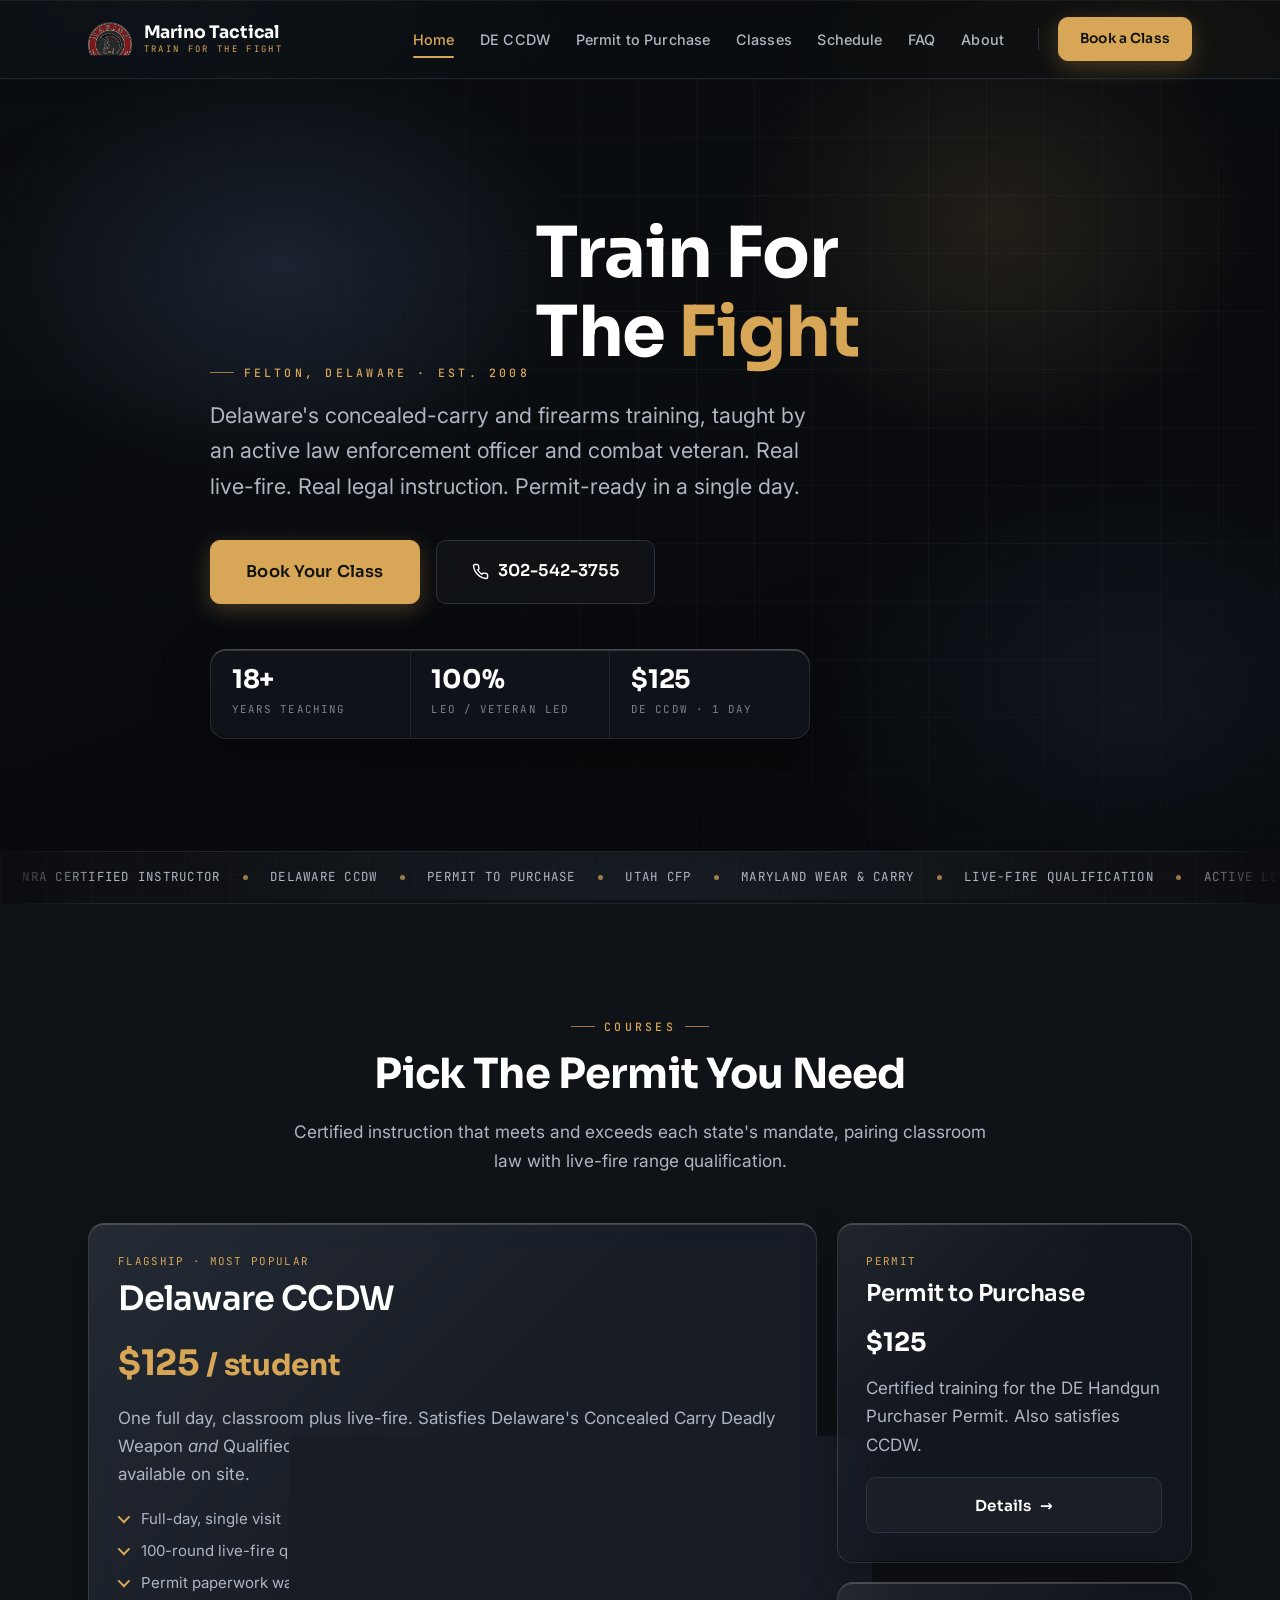
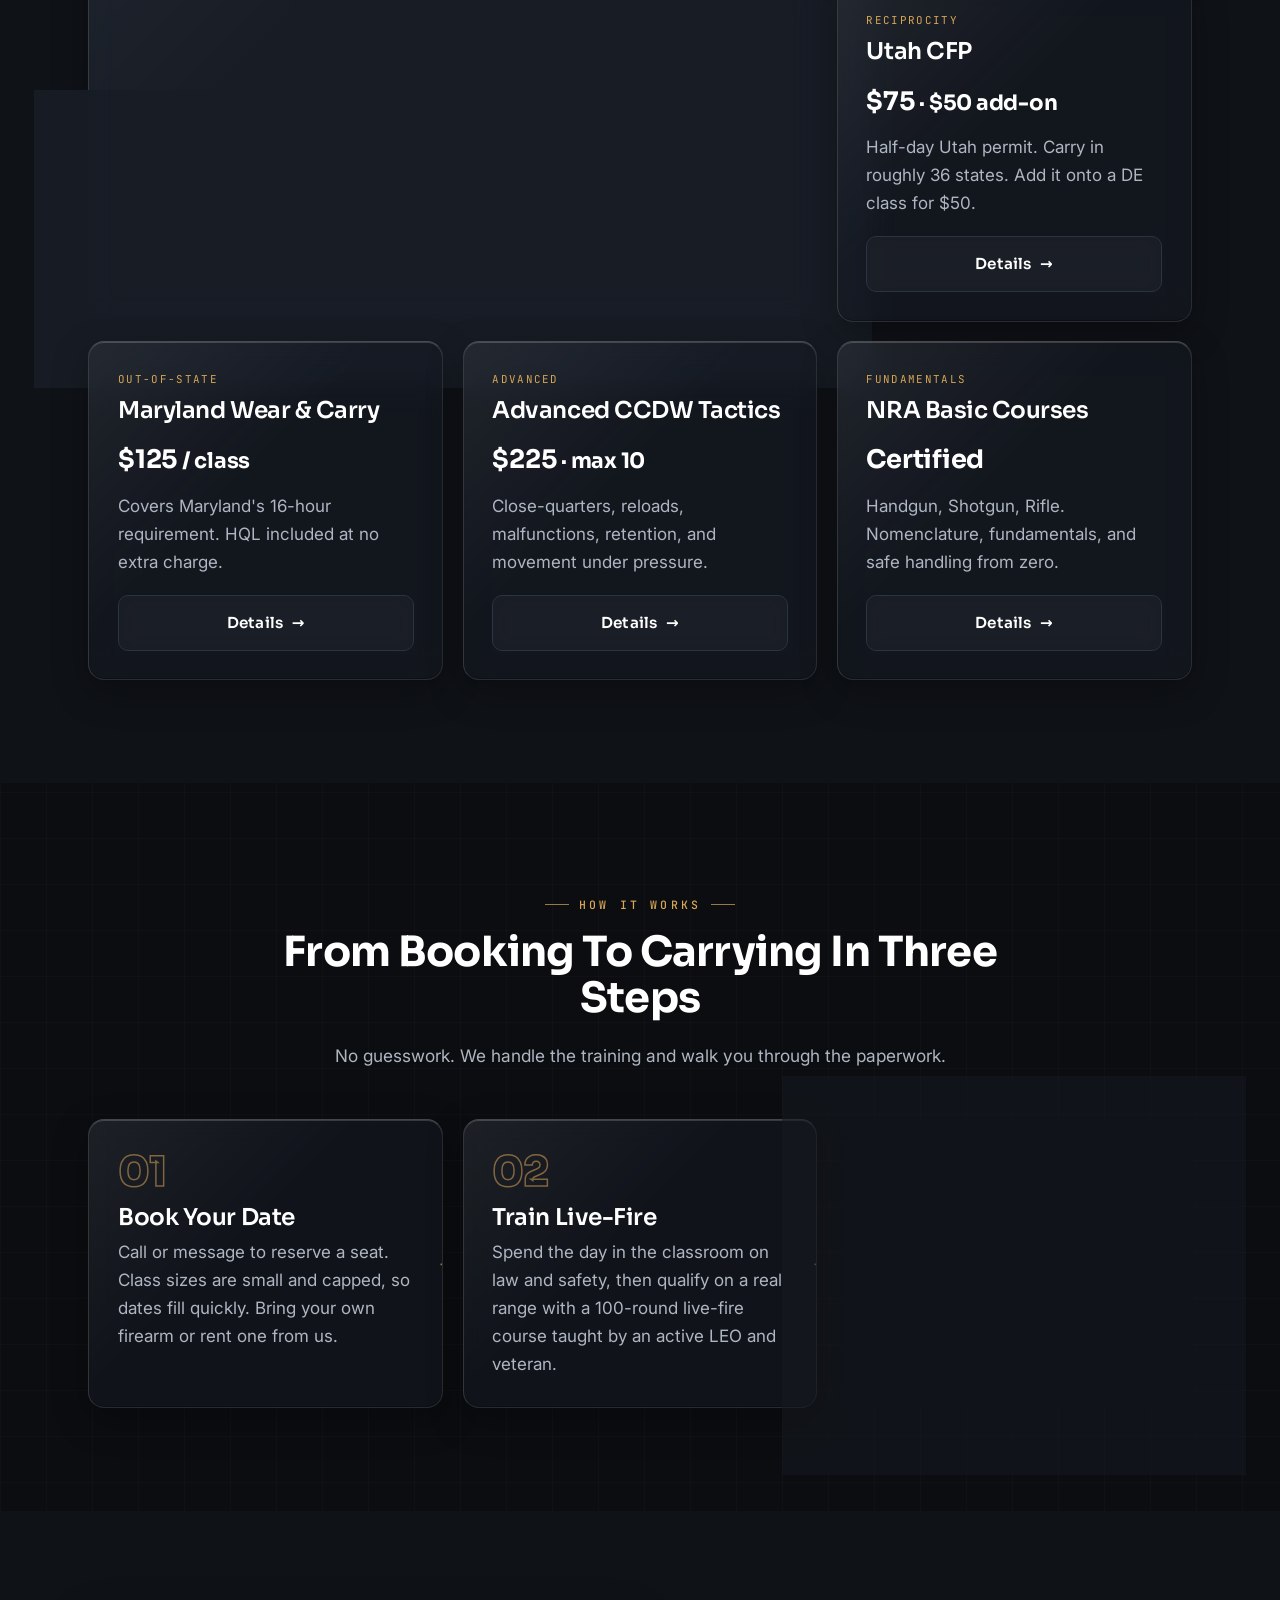
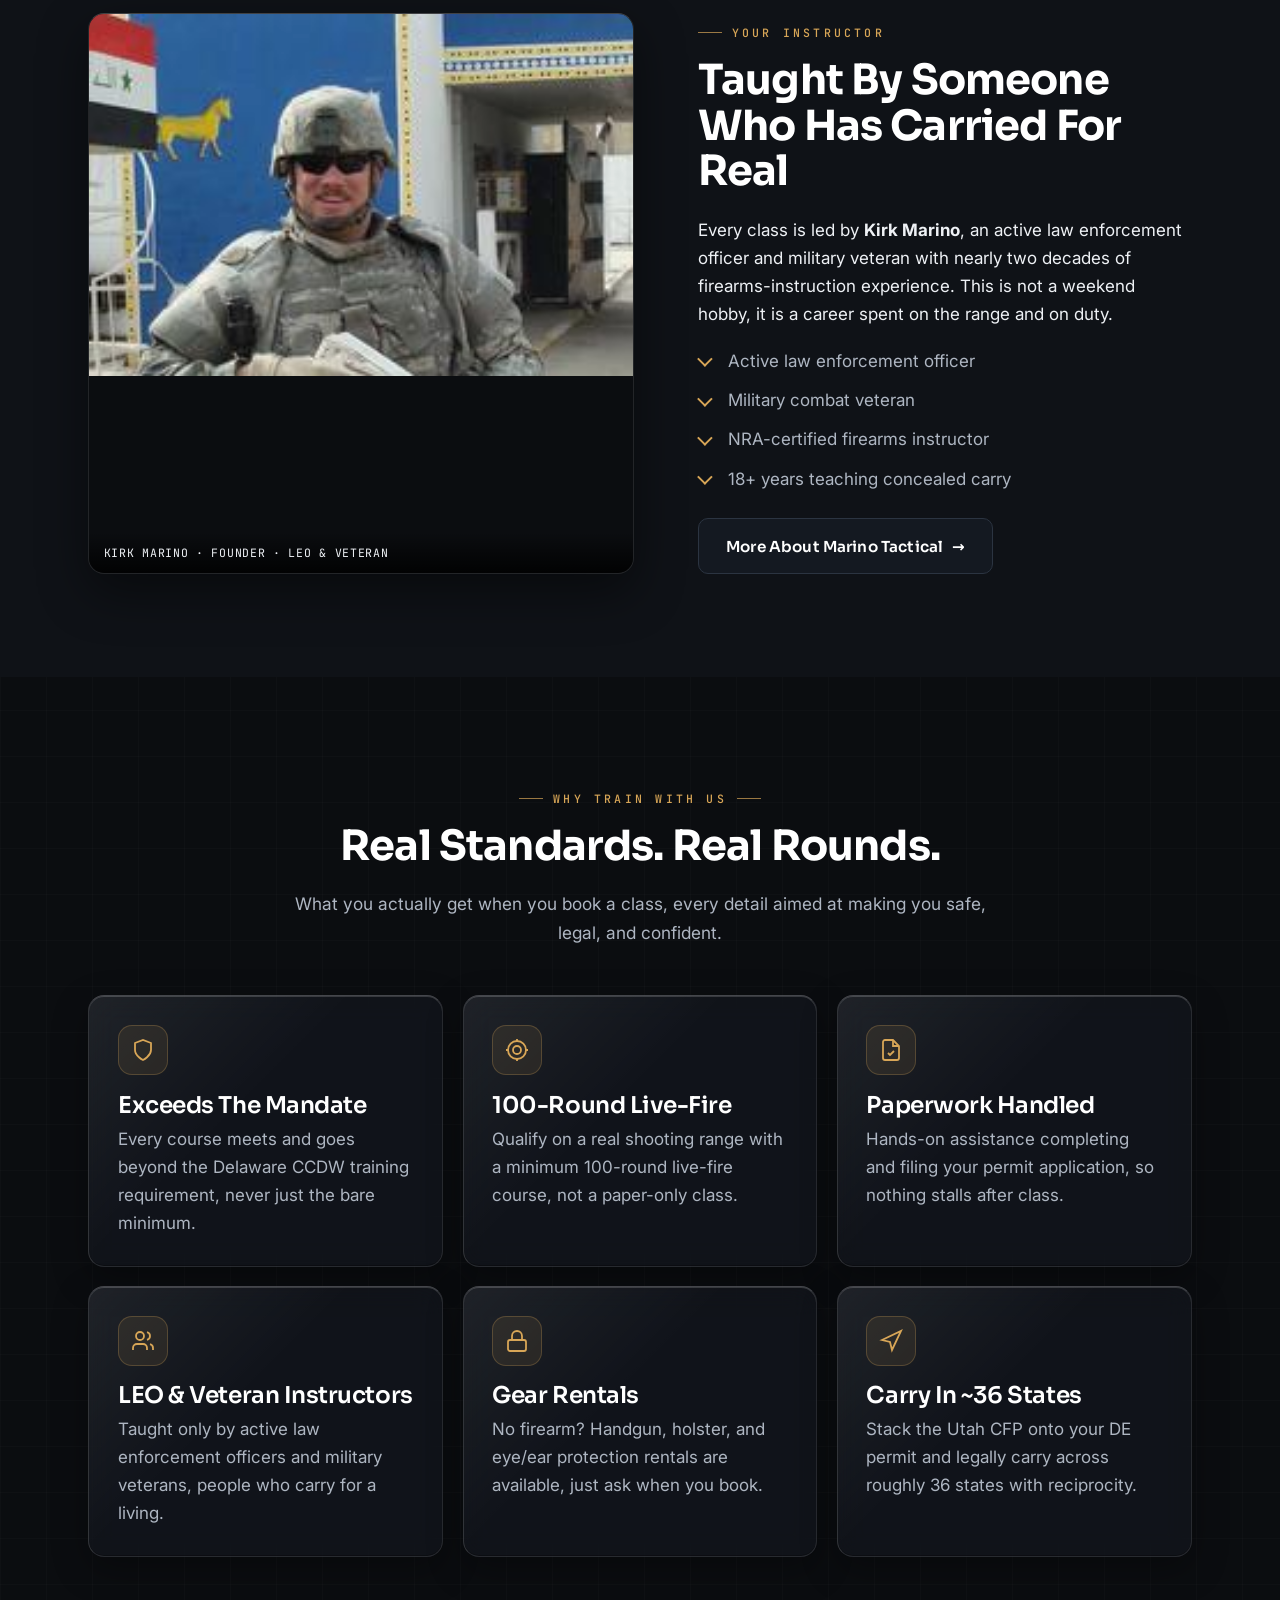
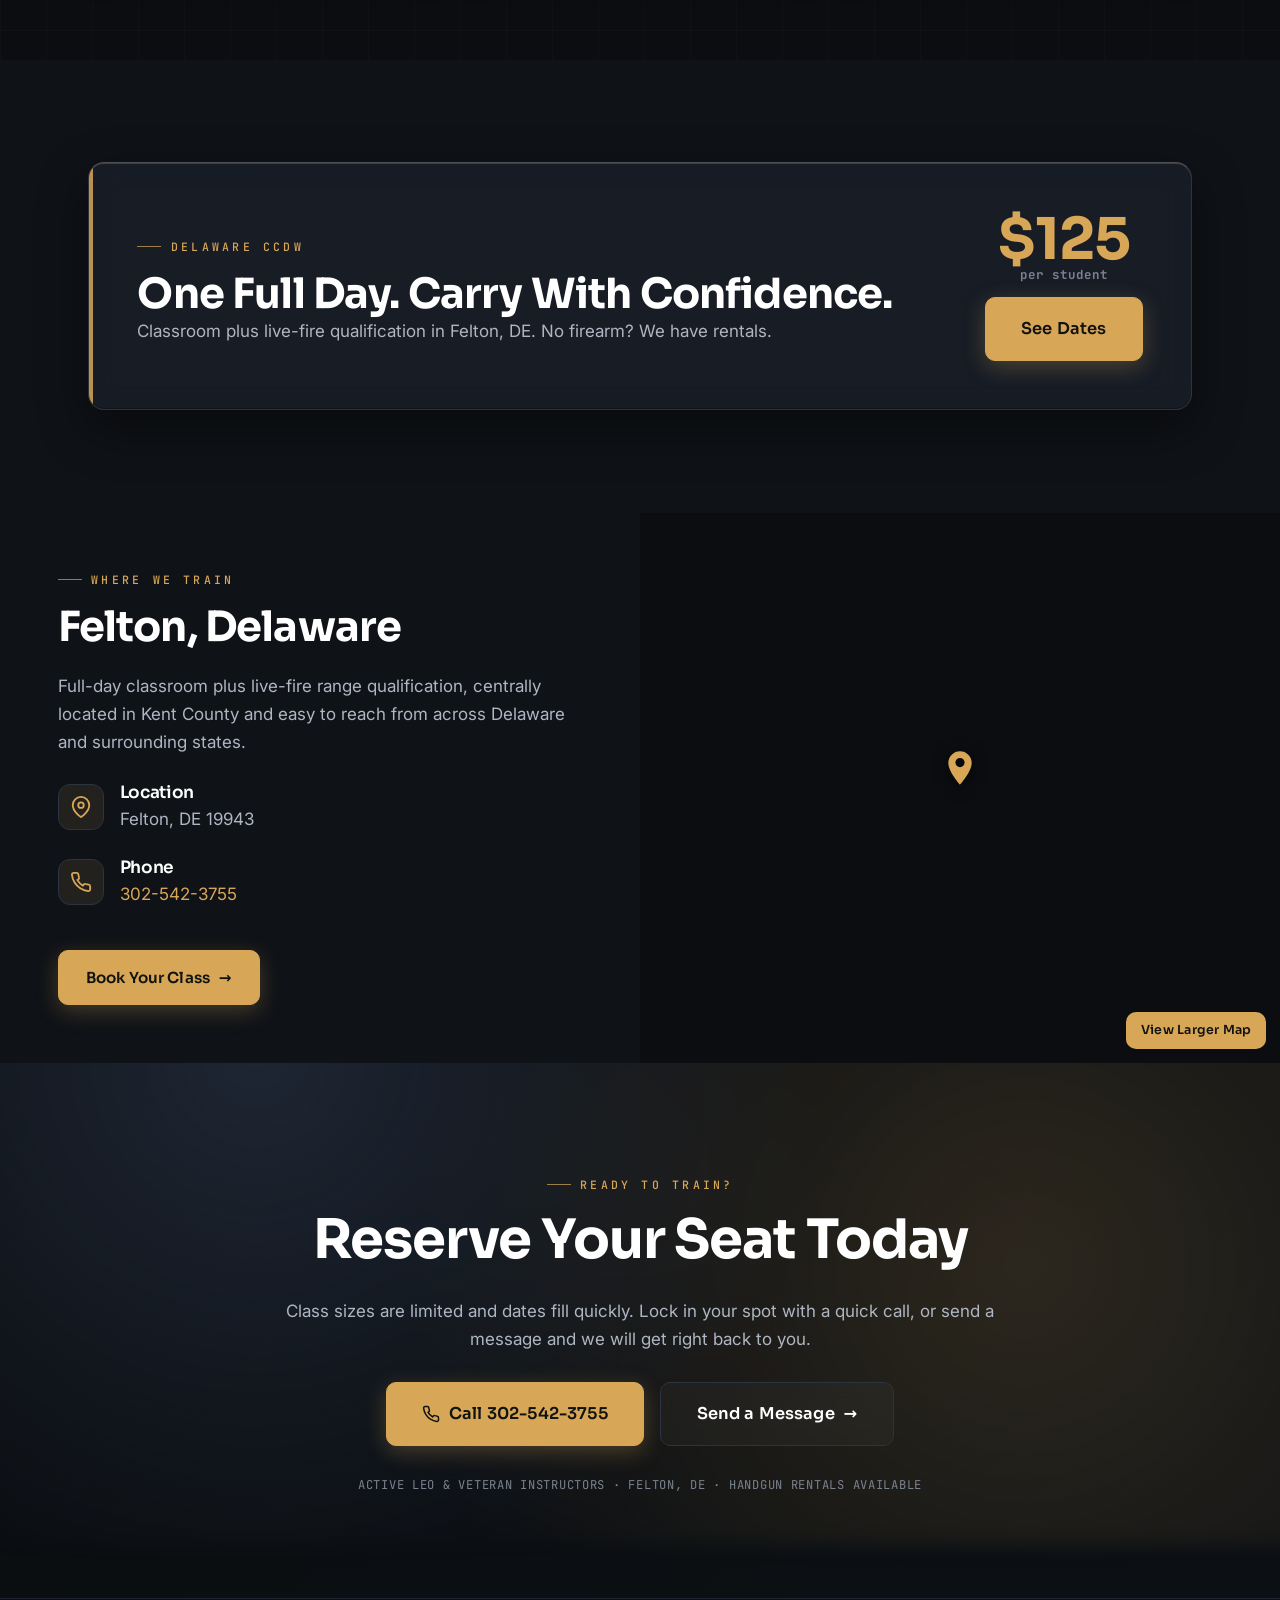
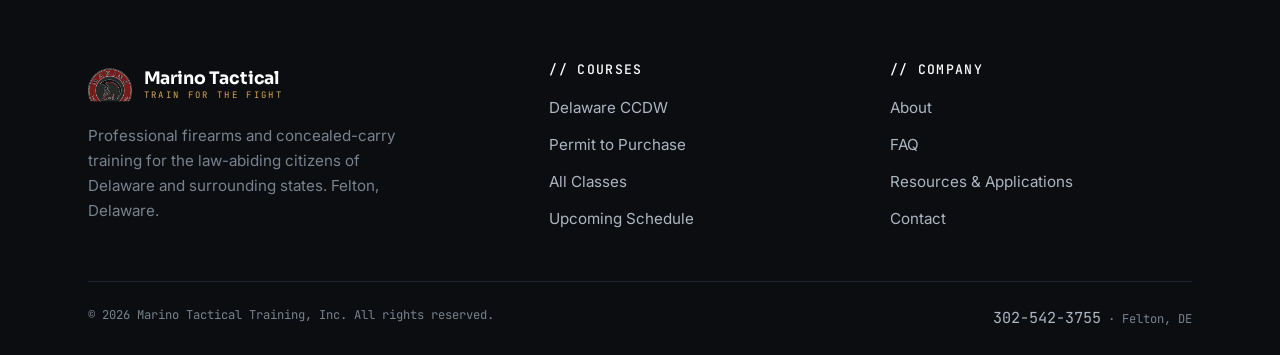
<file: site/index.html>
<!DOCTYPE html>
<html lang="en">
<head>
  <script>document.documentElement.className+=" js";</script>
  <meta charset="UTF-8" />
  <meta name="viewport" content="width=device-width, initial-scale=1.0, viewport-fit=cover" />
  <meta name="robots" content="noindex, nofollow" />
  <title>Marino Tactical Training | Delaware Concealed Carry & Firearms Classes</title>
  <meta name="description" content="Delaware CCDW concealed carry, permit-to-purchase, and firearms training in Felton, DE. Taught by Kirk Marino, active law enforcement officer and military veteran with nearly 18 years of instruction. Live-fire. Classes from $125." />
  <link rel="canonical" href="https://mistyrose-rhinoceros-214854.hostingersite.com/" />
  <meta property="og:type" content="website" />
  <meta property="og:title" content="Marino Tactical Training | Train For The Fight" />
  <meta property="og:description" content="Professional, realistic firearms and concealed-carry training for the law-abiding citizens of Delaware. Live-fire. Veteran and LEO instructors." />
  <meta property="og:url" content="https://mistyrose-rhinoceros-214854.hostingersite.com/" />
  <meta property="og:image" content="https://mistyrose-rhinoceros-214854.hostingersite.com/og-image.jpg" />
  <link rel="icon" type="image/svg+xml" href="favicon.svg" />
  <link rel="preconnect" href="https://fonts.googleapis.com" />
  <link rel="preconnect" href="https://fonts.gstatic.com" crossorigin />
  <link href="https://fonts.googleapis.com/css2?family=Sora:wght@400;500;600;700;800&family=Inter:wght@400;500;600;700&family=JetBrains+Mono:wght@400;500&display=swap" rel="stylesheet" />
  <link rel="stylesheet" href="styles.css?v=glass4" />
  <script type="application/ld+json">
  {
    "@context": "https://schema.org",
    "@type": "LocalBusiness",
    "@id": "https://mistyrose-rhinoceros-214854.hostingersite.com/#business",
    "name": "Marino Tactical Training, Inc.",
    "description": "Delaware firearms training and concealed carry (CCDW) instruction taught by active law enforcement officers and military veterans.",
    "url": "https://mistyrose-rhinoceros-214854.hostingersite.com/",
    "telephone": "+1-302-542-3755",
    "email": "info@marinotactical.com",
    "priceRange": "$75 - $225",
    "areaServed": ["Delaware", "Maryland", "Utah", "New Jersey", "Pennsylvania", "Virginia"],
    "address": { "@type": "PostalAddress", "addressLocality": "Felton", "addressRegion": "DE", "addressCountry": "US" },
    "founder": { "@type": "Person", "name": "Kirk Marino" },
    "sameAs": ["https://www.facebook.com/marinotactical"]
  }
  </script>
</head>
<body>
  <header class="site-header">
    <div class="container nav">
      <a class="brand" href="index.html" aria-label="Marino Tactical Training home">
        <span class="brand-mark"><img src="assets/marino/logo.png" alt="Marino Tactical Training logo" width="46" height="46" /></span>
        <span class="brand-name">Marino Tactical<span>Train For The Fight</span></span>
      </a>
      <button class="nav-toggle" aria-label="Toggle menu" aria-expanded="false"><span></span><span></span><span></span></button>
      <ul class="nav-links">
        <li><a href="index.html" class="active" data-num="01">Home</a></li>
        <li><a href="ccdw.html" data-num="02">DE CCDW</a></li>
        <li><a href="permit-to-purchase.html" data-num="03">Permit to Purchase</a></li>
        <li><a href="classes.html" data-num="04">Classes</a></li>
        <li><a href="schedule.html" data-num="05">Schedule</a></li>
        <li><a href="faq.html" data-num="06">FAQ</a></li>
        <li><a href="about.html" data-num="07">About</a></li>
        <li class="nav-cta"><a href="contact.html" class="btn btn--primary">Book a Class</a></li>
      </ul>
    </div>
  </header>

  <main>
    <!-- HERO -->
    <section class="hero">
      <div class="hero-bg"></div>
      <div class="hero-grid" data-parallax aria-hidden="true"></div>
      <div class="container hero-inner">
        <span class="eyebrow">Felton, Delaware &middot; Est. 2008</span>
        <h1 class="kinetic"><span class="line"><span>Train For</span></span><span class="line"><span>The <span class="accent">Fight</span></span></span></h1>
        <p class="lead fade-up d1">Delaware's concealed-carry and firearms training, taught by an active law enforcement officer and combat veteran. Real live-fire. Real legal instruction. Permit-ready in a single day.</p>
        <div class="hero-actions fade-up d2">
          <a href="schedule.html" class="btn btn--primary btn--lg btn--magnetic">Book Your Class</a>
          <a href="tel:+13025423755" class="btn btn--ghost btn--lg">
            <svg viewBox="0 0 24 24" fill="none" stroke="currentColor" stroke-width="2" width="17" height="17" aria-hidden="true"><path d="M22 16.92v3a2 2 0 0 1-2.18 2 19.79 19.79 0 0 1-8.63-3.07 19.5 19.5 0 0 1-6-6 19.79 19.79 0 0 1-3.07-8.67A2 2 0 0 1 4.11 2h3a2 2 0 0 1 2 1.72c.13 1.05.36 2.07.7 3.06a2 2 0 0 1-.45 2.11L8.09 9.91a16 16 0 0 0 6 6l1.02-1.27a2 2 0 0 1 2.11-.45c.99.34 2.01.57 3.06.7A2 2 0 0 1 22 16.92z"/></svg>
            302-542-3755
          </a>
        </div>
        <div class="hero-badges fade-up d3">
          <div class="hero-badge"><strong data-count="18" data-suffix="+">18+</strong><span>Years Teaching</span></div>
          <div class="hero-badge"><strong data-count="100" data-suffix="%">100%</strong><span>LEO / Veteran Led</span></div>
          <div class="hero-badge"><strong>$125</strong><span>DE CCDW &middot; 1 Day</span></div>
        </div>
      </div>
    </section>

    <!-- TRUST MARQUEE -->
    <div class="trust-strip" aria-label="Credentials and coverage">
      <div class="trust-track">
        <span>NRA Certified Instructor</span><i></i>
        <span>Delaware CCDW</span><i></i>
        <span>Permit to Purchase</span><i></i>
        <span>Utah CFP</span><i></i>
        <span>Maryland Wear &amp; Carry</span><i></i>
        <span>Live-Fire Qualification</span><i></i>
        <span>Active LEO &amp; Combat Veteran</span><i></i>
        <span>Handgun Rentals Available</span><i></i>
        <!-- duplicate for seamless loop -->
        <span>NRA Certified Instructor</span><i></i>
        <span>Delaware CCDW</span><i></i>
        <span>Permit to Purchase</span><i></i>
        <span>Utah CFP</span><i></i>
        <span>Maryland Wear &amp; Carry</span><i></i>
        <span>Live-Fire Qualification</span><i></i>
        <span>Active LEO &amp; Combat Veteran</span><i></i>
        <span>Handgun Rentals Available</span><i></i>
      </div>
    </div>

    <!-- COURSES (bento) -->
    <section class="section section--panel" id="courses">
      <div class="container">
        <div class="section-head">
          <span class="eyebrow">Courses</span>
          <h2>Pick The Permit You Need</h2>
          <p>Certified instruction that meets and exceeds each state's mandate, pairing classroom law with live-fire range qualification.</p>
        </div>
        <div class="bento reveal-stagger">
          <div class="card service-card bento-hero">
            <div>
              <span class="tag">Flagship &middot; Most Popular</span>
              <h3>Delaware CCDW</h3>
              <div class="price">$125 <small>/ student</small></div>
              <p>One full day, classroom plus live-fire. Satisfies Delaware's Concealed Carry Deadly Weapon <em>and</em> Qualified Purchaser requirements at once. No firearm? Rentals available on site.</p>
              <ul class="mini-list">
                <li>Full-day, single visit</li>
                <li>100-round live-fire qualification</li>
                <li>Permit paperwork walkthrough</li>
              </ul>
            </div>
            <a href="ccdw.html" class="btn btn--primary">Course Details <span class="arrow">&rarr;</span></a>
          </div>
          <div class="card service-card"><span class="tag">Permit</span><h3>Permit to Purchase</h3><div class="price">$125</div><p>Certified training for the DE Handgun Purchaser Permit. Also satisfies CCDW.</p><a href="permit-to-purchase.html" class="btn btn--ghost">Details <span class="arrow">&rarr;</span></a></div>
          <div class="card service-card"><span class="tag">Reciprocity</span><h3>Utah CFP</h3><div class="price">$75 <small>&middot; $50 add-on</small></div><p>Half-day Utah permit. Carry in roughly 36 states. Add it onto a DE class for $50.</p><a href="classes.html" class="btn btn--ghost">Details <span class="arrow">&rarr;</span></a></div>
          <div class="card service-card"><span class="tag">Out-of-State</span><h3>Maryland Wear &amp; Carry</h3><div class="price">$125 <small>/ class</small></div><p>Covers Maryland's 16-hour requirement. HQL included at no extra charge.</p><a href="classes.html" class="btn btn--ghost">Details <span class="arrow">&rarr;</span></a></div>
          <div class="card service-card"><span class="tag">Advanced</span><h3>Advanced CCDW Tactics</h3><div class="price">$225 <small>&middot; max 10</small></div><p>Close-quarters, reloads, malfunctions, retention, and movement under pressure.</p><a href="classes.html" class="btn btn--ghost">Details <span class="arrow">&rarr;</span></a></div>
          <div class="card service-card"><span class="tag">Fundamentals</span><h3>NRA Basic Courses</h3><div class="price">Certified</div><p>Handgun, Shotgun, Rifle. Nomenclature, fundamentals, and safe handling from zero.</p><a href="classes.html" class="btn btn--ghost">Details <span class="arrow">&rarr;</span></a></div>
        </div>
      </div>
    </section>

    <!-- 3-STEP PROCESS -->
    <section class="section">
      <div class="container">
        <div class="section-head">
          <span class="eyebrow">How It Works</span>
          <h2>From Booking To Carrying In Three Steps</h2>
          <p>No guesswork. We handle the training and walk you through the paperwork.</p>
        </div>
        <div class="steps reveal-stagger">
          <div class="step">
            <span class="step-num">01</span>
            <h3>Book Your Date</h3>
            <p>Call or message to reserve a seat. Class sizes are small and capped, so dates fill quickly. Bring your own firearm or rent one from us.</p>
          </div>
          <div class="step">
            <span class="step-num">02</span>
            <h3>Train Live-Fire</h3>
            <p>Spend the day in the classroom on law and safety, then qualify on a real range with a 100-round live-fire course taught by an active LEO and veteran.</p>
          </div>
          <div class="step">
            <span class="step-num">03</span>
            <h3>Get Your Permit</h3>
            <p>Leave certified, with hands-on help completing your permit application so you can carry with confidence.</p>
          </div>
        </div>
      </div>
    </section>

    <!-- INSTRUCTOR SPOTLIGHT -->
    <section class="section section--panel">
      <div class="container">
        <div class="split">
          <figure class="instructor-photo" style="align-self:stretch">
            <img src="assets/marino/photo.jpg" alt="Kirk Marino, military veteran and founder of Marino Tactical Training, deployed overseas in uniform" width="236" height="157" loading="lazy" />
            <figcaption>Kirk Marino &middot; Founder &middot; LEO &amp; Veteran</figcaption>
          </figure>
          <div>
            <span class="eyebrow">Your Instructor</span>
            <h2>Taught By Someone Who Has Carried For Real</h2>
            <p>Every class is led by <strong>Kirk Marino</strong>, an active law enforcement officer and military veteran with nearly two decades of firearms-instruction experience. This is not a weekend hobby, it is a career spent on the range and on duty.</p>
            <ul class="checklist">
              <li>Active law enforcement officer</li>
              <li>Military combat veteran</li>
              <li>NRA-certified firearms instructor</li>
              <li>18+ years teaching concealed carry</li>
            </ul>
            <a href="about.html" class="btn btn--olive" style="margin-top:1.6rem">More About Marino Tactical <span class="arrow">&rarr;</span></a>
          </div>
        </div>
      </div>
    </section>

    <!-- WHY / STANDARDS -->
    <section class="section">
      <div class="container">
        <div class="section-head">
          <span class="eyebrow">Why Train With Us</span>
          <h2>Real Standards. Real Rounds.</h2>
          <p>What you actually get when you book a class, every detail aimed at making you safe, legal, and confident.</p>
        </div>
        <div class="grid grid-3 reveal-stagger">
          <div class="card feature-card">
            <div class="feat-ic" aria-hidden="true"><svg viewBox="0 0 24 24" fill="none" stroke="currentColor" stroke-width="1.8" width="24" height="24"><path d="M12 22s8-4 8-10V5l-8-3-8 3v7c0 6 8 10 8 10z"/></svg></div>
            <h3>Exceeds The Mandate</h3>
            <p>Every course meets and goes beyond the Delaware CCDW training requirement, never just the bare minimum.</p>
          </div>
          <div class="card feature-card">
            <div class="feat-ic" aria-hidden="true"><svg viewBox="0 0 24 24" fill="none" stroke="currentColor" stroke-width="1.8" width="24" height="24"><circle cx="12" cy="12" r="9"/><circle cx="12" cy="12" r="4"/><path d="M12 1v3M12 20v3M1 12h3M20 12h3"/></svg></div>
            <h3>100-Round Live-Fire</h3>
            <p>Qualify on a real shooting range with a minimum 100-round live-fire course, not a paper-only class.</p>
          </div>
          <div class="card feature-card">
            <div class="feat-ic" aria-hidden="true"><svg viewBox="0 0 24 24" fill="none" stroke="currentColor" stroke-width="1.8" width="24" height="24"><path d="M14 2H6a2 2 0 0 0-2 2v16a2 2 0 0 0 2 2h12a2 2 0 0 0 2-2V8z"/><path d="M14 2v6h6M9 15l2 2 4-4"/></svg></div>
            <h3>Paperwork Handled</h3>
            <p>Hands-on assistance completing and filing your permit application, so nothing stalls after class.</p>
          </div>
          <div class="card feature-card">
            <div class="feat-ic" aria-hidden="true"><svg viewBox="0 0 24 24" fill="none" stroke="currentColor" stroke-width="1.8" width="24" height="24"><path d="M16 21v-2a4 4 0 0 0-4-4H6a4 4 0 0 0-4 4v2"/><circle cx="9" cy="7" r="4"/><path d="M22 21v-2a4 4 0 0 0-3-3.87M16 3.13a4 4 0 0 1 0 7.75"/></svg></div>
            <h3>LEO &amp; Veteran Instructors</h3>
            <p>Taught only by active law enforcement officers and military veterans, people who carry for a living.</p>
          </div>
          <div class="card feature-card">
            <div class="feat-ic" aria-hidden="true"><svg viewBox="0 0 24 24" fill="none" stroke="currentColor" stroke-width="1.8" width="24" height="24"><rect x="3" y="11" width="18" height="11" rx="2"/><path d="M7 11V7a5 5 0 0 1 10 0v4"/></svg></div>
            <h3>Gear Rentals</h3>
            <p>No firearm? Handgun, holster, and eye/ear protection rentals are available, just ask when you book.</p>
          </div>
          <div class="card feature-card">
            <div class="feat-ic" aria-hidden="true"><svg viewBox="0 0 24 24" fill="none" stroke="currentColor" stroke-width="1.8" width="24" height="24"><path d="M3 11l19-9-9 19-2-8-8-2z"/></svg></div>
            <h3>Carry In ~36 States</h3>
            <p>Stack the Utah CFP onto your DE permit and legally carry across roughly 36 states with reciprocity.</p>
          </div>
        </div>
      </div>
    </section>

    <!-- PRICE BAND -->
    <section class="section section--panel">
      <div class="container">
        <div class="price-band reveal">
          <div>
            <span class="eyebrow">Delaware CCDW</span>
            <h2>One Full Day. Carry With Confidence.</h2>
            <p style="color:var(--text-soft);margin:0">Classroom plus live-fire qualification in Felton, DE. No firearm? We have rentals.</p>
          </div>
          <div style="text-align:center">
            <div class="price-tag">$125<small>per student</small></div>
            <a href="schedule.html" class="btn btn--primary btn--lg" style="margin-top:1rem">See Dates</a>
          </div>
        </div>
      </div>
    </section>

    <!-- MAP -->
    <section class="map-section">
      <div class="map-wrap">
        <div class="map-info">
          <span class="eyebrow">Where We Train</span>
          <h2>Felton, Delaware</h2>
          <p style="color:var(--text-soft)">Full-day classroom plus live-fire range qualification, centrally located in Kent County and easy to reach from across Delaware and surrounding states.</p>
          <div class="contact-detail" style="margin-top:0.6rem">
            <div class="ic" aria-hidden="true"><svg viewBox="0 0 24 24" fill="none" stroke="currentColor" stroke-width="2" width="22" height="22"><path d="M21 10c0 7-9 13-9 13s-9-6-9-13a9 9 0 0 1 18 0z"/><circle cx="12" cy="10" r="3"/></svg></div>
            <div><h4>Location</h4><p>Felton, DE 19943</p></div>
          </div>
          <div class="contact-detail">
            <div class="ic" aria-hidden="true"><svg viewBox="0 0 24 24" fill="none" stroke="currentColor" stroke-width="2" width="22" height="22"><path d="M22 16.92v3a2 2 0 0 1-2.18 2 19.79 19.79 0 0 1-8.63-3.07 19.5 19.5 0 0 1-6-6 19.79 19.79 0 0 1-3.07-8.67A2 2 0 0 1 4.11 2h3a2 2 0 0 1 2 1.72c.13 1.05.36 2.07.7 3.06a2 2 0 0 1-.45 2.11L8.09 9.91a16 16 0 0 0 6 6l1.02-1.27a2 2 0 0 1 2.11-.45c.99.34 2.01.57 3.06.7A2 2 0 0 1 22 16.92z"/></svg></div>
            <div><h4>Phone</h4><p><a href="tel:+13025423755">302-542-3755</a></p></div>
          </div>
          <a href="contact.html" class="btn btn--primary" style="margin-top:1rem;align-self:flex-start">Book Your Class <span class="arrow">&rarr;</span></a>
        </div>
        <div class="map-frame">
          <svg class="map-pin" viewBox="0 0 24 24" fill="currentColor" width="40" height="40" aria-hidden="true"><path d="M12 2a7 7 0 0 0-7 7c0 5.25 7 13 7 13s7-7.75 7-13a7 7 0 0 0-7-7zm0 9.5A2.5 2.5 0 1 1 12 6a2.5 2.5 0 0 1 0 5.5z"/></svg>
          <iframe title="Map of Felton, Delaware" src="https://www.openstreetmap.org/export/embed.html?bbox=-75.62%2C38.99%2C-75.52%2C39.04&amp;layer=mapnik" loading="lazy" referrerpolicy="no-referrer-when-downgrade"></iframe>
          <a class="map-link" href="https://www.openstreetmap.org/?mlat=39.0087&amp;mlon=-75.5777#map=13/39.0087/-75.5777" target="_blank" rel="noopener">View Larger Map</a>
        </div>
      </div>
    </section>

    <!-- FINAL CTA -->
    <section class="section cta-final">
      <div class="cta-aura" aria-hidden="true"></div>
      <div class="container">
        <div class="cta-inner reveal">
          <span class="eyebrow" style="justify-content:center">Ready To Train?</span>
          <h2>Reserve Your Seat Today</h2>
          <p style="color:var(--text-soft)">Class sizes are limited and dates fill quickly. Lock in your spot with a quick call, or send a message and we will get right back to you.</p>
          <div class="cta-actions">
            <a href="tel:+13025423755" class="btn btn--primary btn--lg btn--magnetic">
              <svg viewBox="0 0 24 24" fill="none" stroke="currentColor" stroke-width="2" width="18" height="18"><path d="M22 16.92v3a2 2 0 0 1-2.18 2 19.79 19.79 0 0 1-8.63-3.07 19.5 19.5 0 0 1-6-6 19.79 19.79 0 0 1-3.07-8.67A2 2 0 0 1 4.11 2h3a2 2 0 0 1 2 1.72c.13 1.05.36 2.07.7 3.06a2 2 0 0 1-.45 2.11L8.09 9.91a16 16 0 0 0 6 6l1.02-1.27a2 2 0 0 1 2.11-.45c.99.34 2.01.57 3.06.7A2 2 0 0 1 22 16.92z"/></svg>
              Call 302-542-3755
            </a>
            <a href="contact.html" class="btn btn--ghost btn--lg">Send a Message <span class="arrow">&rarr;</span></a>
          </div>
          <p class="cta-trust">Active LEO &amp; Veteran Instructors &middot; Felton, DE &middot; Handgun Rentals Available</p>
        </div>
      </div>
    </section>
  </main>

  <footer class="site-footer">
    <div class="container">
      <div class="footer-grid">
        <div class="footer-brand">
          <a class="brand" href="index.html"><span class="brand-mark"><img src="assets/marino/logo.png" alt="Marino Tactical Training logo" width="46" height="46" /></span><span class="brand-name">Marino Tactical<span>Train For The Fight</span></span></a>
          <p>Professional firearms and concealed-carry training for the law-abiding citizens of Delaware and surrounding states. Felton, Delaware.</p>
        </div>
        <div><h4>// Courses</h4><ul><li><a href="ccdw.html">Delaware CCDW</a></li><li><a href="permit-to-purchase.html">Permit to Purchase</a></li><li><a href="classes.html">All Classes</a></li><li><a href="schedule.html">Upcoming Schedule</a></li></ul></div>
        <div><h4>// Company</h4><ul><li><a href="about.html">About</a></li><li><a href="faq.html">FAQ</a></li><li><a href="resources.html">Resources &amp; Applications</a></li><li><a href="contact.html">Contact</a></li></ul></div>
      </div>
      <div class="footer-bottom">
        <span>&copy; <span id="year">2026</span> Marino Tactical Training, Inc. All rights reserved.</span>
        <span><a href="tel:+13025423755">302-542-3755</a> &middot; Felton, DE</span>
      </div>
    </div>
  </footer>
  <script src="app.js?v=glass4"></script>
</body>
</html>
</file>
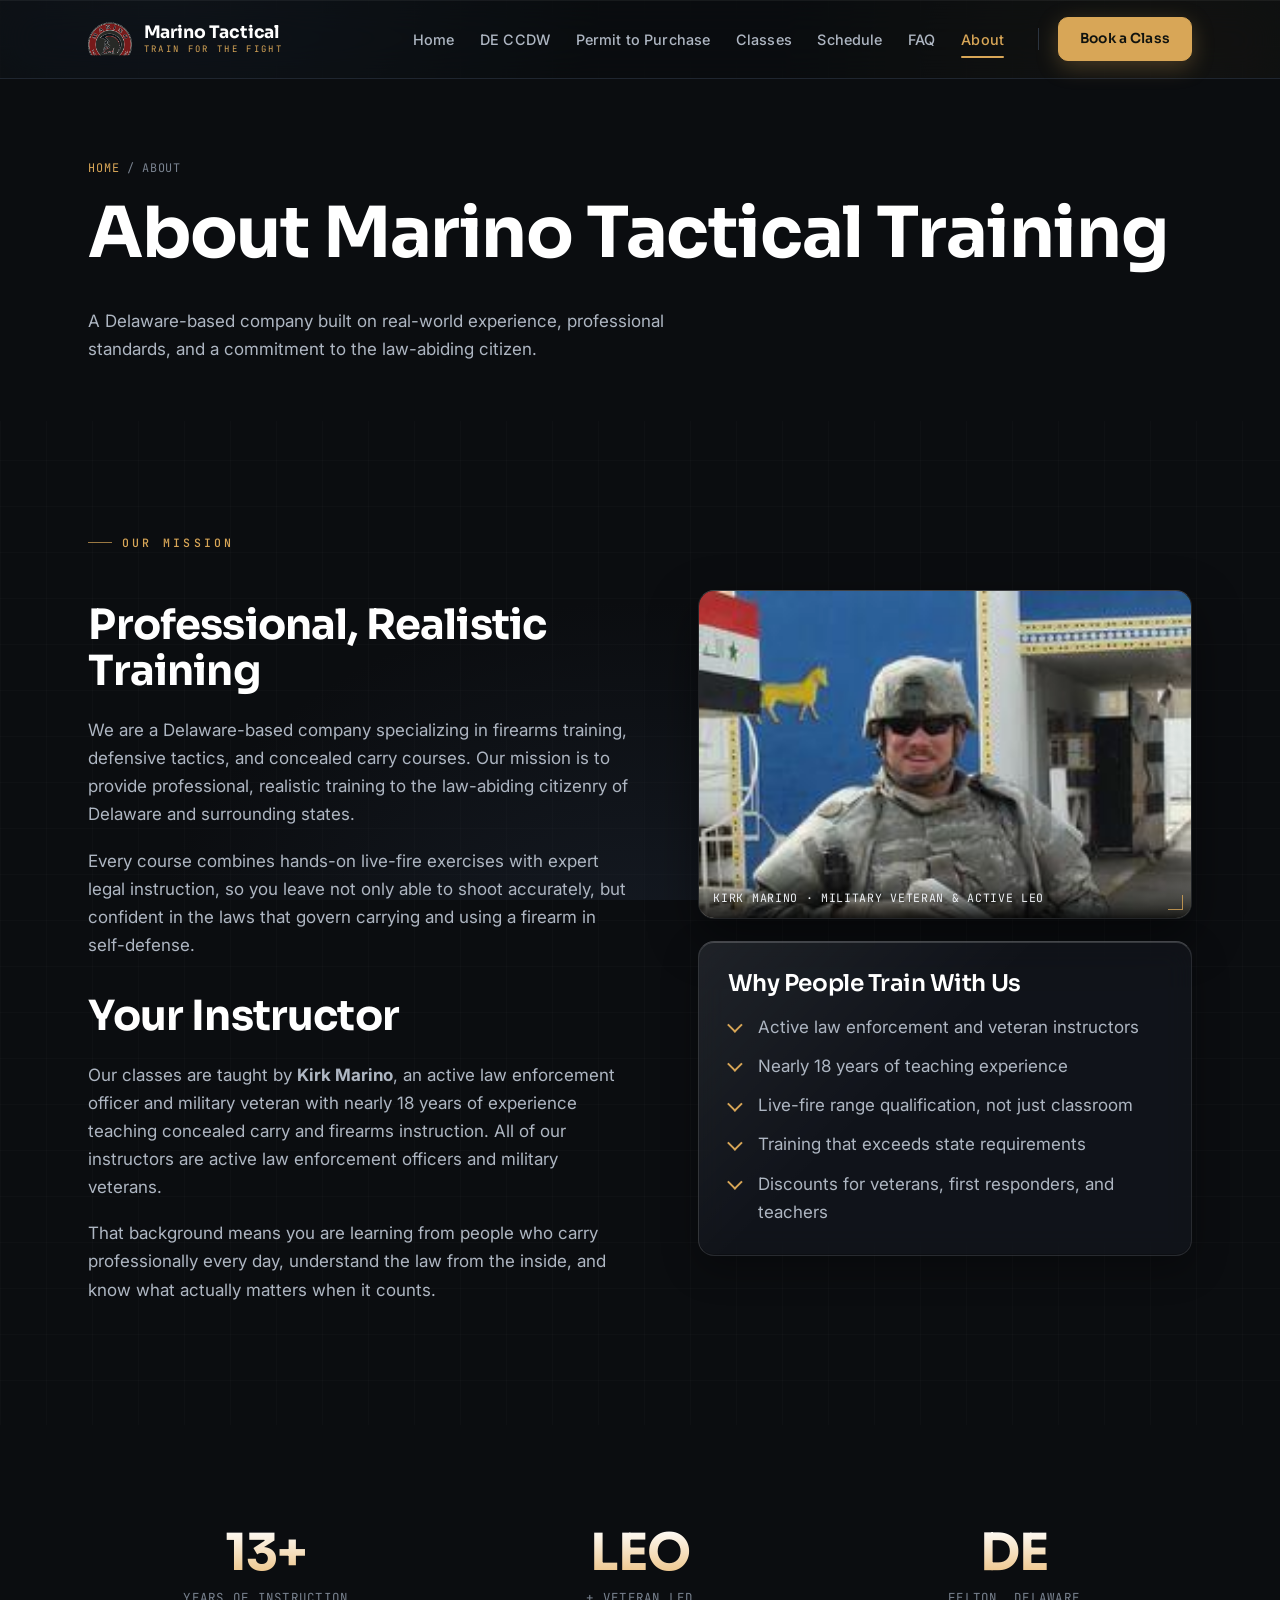
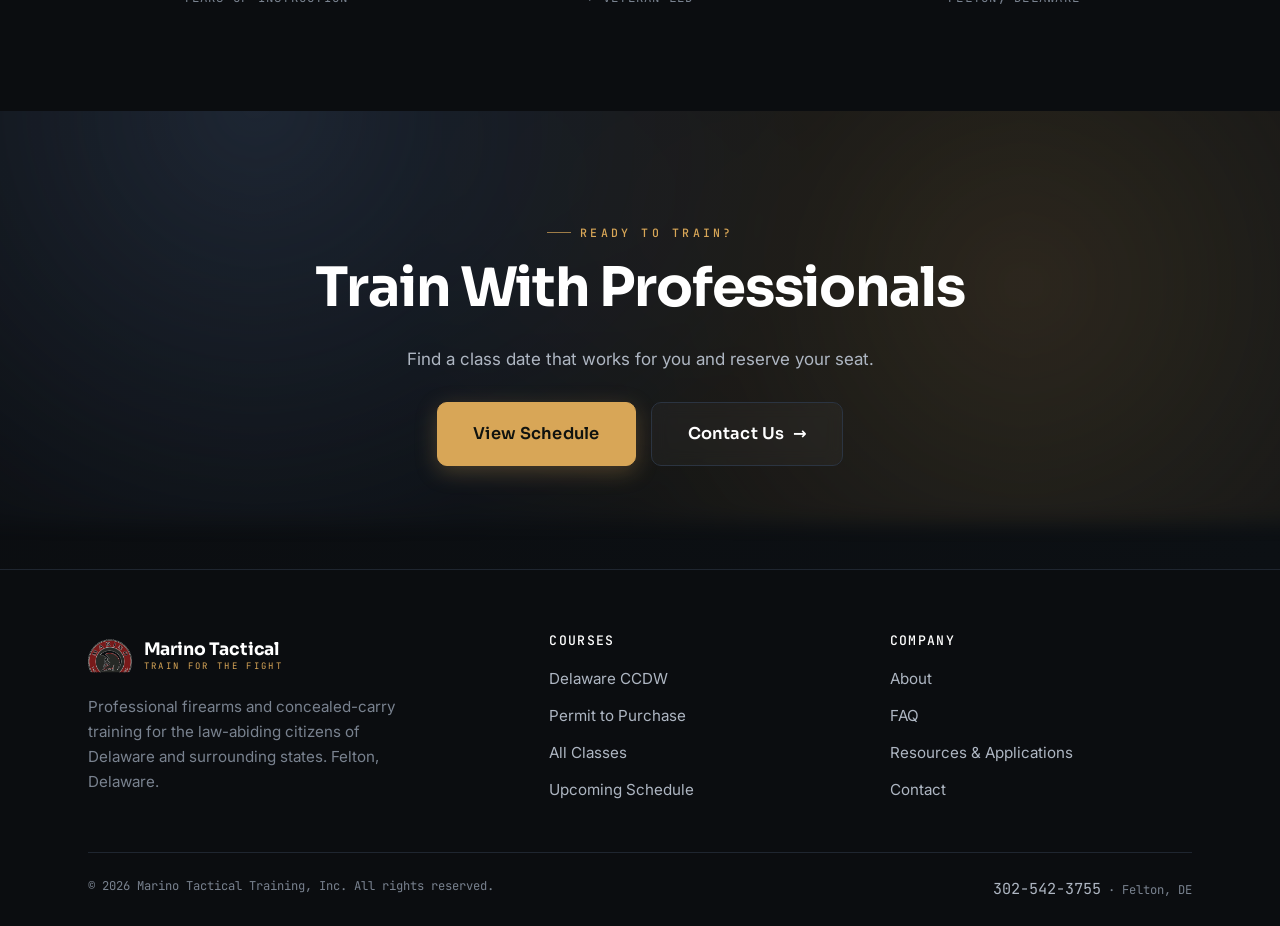
<file: site/about.html>
<!DOCTYPE html>
<html lang="en">
<head>
  <script>document.documentElement.className+=" js";</script>
  <meta charset="UTF-8" />
  <meta name="viewport" content="width=device-width, initial-scale=1.0, viewport-fit=cover" />
  <meta name="robots" content="noindex, nofollow" />
  <title>About | Marino Tactical Training</title>
  <meta name="description" content="Marino Tactical Training is a Delaware firearms-training company led by Kirk Marino, an active law enforcement officer and military veteran with nearly 18 years of teaching experience." />
  <link rel="canonical" href="https://mistyrose-rhinoceros-214854.hostingersite.com/about.html" />
  <meta property="og:type" content="website" />
  <meta property="og:title" content="About | Marino Tactical Training" />
  <meta property="og:description" content="Led by Kirk Marino, an active law enforcement officer and military veteran with nearly 18 years of firearms instruction." />
  <meta property="og:url" content="https://mistyrose-rhinoceros-214854.hostingersite.com/about.html" />
  <link rel="icon" type="image/svg+xml" href="favicon.svg" />
  <link rel="preconnect" href="https://fonts.googleapis.com" />
  <link rel="preconnect" href="https://fonts.gstatic.com" crossorigin />
  <link href="https://fonts.googleapis.com/css2?family=Sora:wght@400;500;600;700;800&family=Inter:wght@400;500;600;700&family=JetBrains+Mono:wght@400;500&display=swap" rel="stylesheet" />
  <link rel="stylesheet" href="styles.css?v=glass4" />
</head>
<body>
  <header class="site-header">
    <div class="container nav">
      <a class="brand" href="index.html" aria-label="Marino Tactical Training home">
        <span class="brand-mark"><img src="assets/marino/logo.png" alt="Marino Tactical Training logo" width="46" height="46" /></span>
        <span class="brand-name">Marino Tactical<span>Train For The Fight</span></span>
      </a>
      <button class="nav-toggle" aria-label="Toggle menu" aria-expanded="false"><span></span><span></span><span></span></button>
      <ul class="nav-links">
        <li><a href="index.html" data-num="01">Home</a></li>
        <li><a href="ccdw.html" data-num="02">DE CCDW</a></li>
        <li><a href="permit-to-purchase.html" data-num="03">Permit to Purchase</a></li>
        <li><a href="classes.html" data-num="04">Classes</a></li>
        <li><a href="schedule.html" data-num="05">Schedule</a></li>
        <li><a href="faq.html" data-num="06">FAQ</a></li>
        <li><a href="about.html" class="active" data-num="07">About</a></li>
        <li class="nav-theme"><button class="theme-toggle" aria-label="Switch theme" aria-pressed="false"><span class="tt-knob"></span><span class="tt-opt tt-camo">Camo</span><span class="tt-opt tt-usa">USA</span></button></li>

        <li class="nav-cta"><a href="contact.html" class="btn btn--primary">Book a Class</a></li>
      </ul>
    </div>
  </header>

  <main>
    <section class="page-hero">
      <div class="container">
        <div class="breadcrumb"><a href="index.html">Home</a> / About</div>
        <h1 class="stencil">About Marino Tactical Training</h1>
        <p>A Delaware-based company built on real-world experience, professional standards, and a commitment to the law-abiding citizen.</p>
      </div>
    </section>

    <section class="section">
      <div class="container">
        <div class="split">
          <div class="prose">
            <span class="eyebrow">Our Mission</span>
            <h2>Professional, Realistic Training</h2>
            <p>We are a Delaware-based company specializing in firearms training, defensive tactics, and concealed carry courses. Our mission is to provide professional, realistic training to the law-abiding citizenry of Delaware and surrounding states.</p>
            <p>Every course combines hands-on live-fire exercises with expert legal instruction, so you leave not only able to shoot accurately, but confident in the laws that govern carrying and using a firearm in self-defense.</p>

            <h2>Your Instructor</h2>
            <p>Our classes are taught by <strong>Kirk Marino</strong>, an active law enforcement officer and military veteran with nearly 18 years of experience teaching concealed carry and firearms instruction. All of our instructors are active law enforcement officers and military veterans.</p>
            <p>That background means you are learning from people who carry professionally every day, understand the law from the inside, and know what actually matters when it counts.</p>
          </div>
          <aside>
            <figure class="instructor-photo brackets">
              <img src="assets/marino/photo.jpg" alt="Kirk Marino, military veteran and founder of Marino Tactical Training, deployed overseas in uniform" width="236" height="157" loading="lazy" />
              <figcaption>Kirk Marino &middot; Military Veteran &amp; Active LEO</figcaption>
            </figure>
            <div class="card" style="margin-top:1.4rem">
              <h3>Why People Train With Us</h3>
              <ul class="checklist" style="margin-top:1rem">
                <li>Active law enforcement and veteran instructors</li>
                <li>Nearly 18 years of teaching experience</li>
                <li>Live-fire range qualification, not just classroom</li>
                <li>Training that exceeds state requirements</li>
                <li>Discounts for veterans, first responders, and teachers</li>
              </ul>
            </div>
          </aside>
        </div>
      </div>
    </section>

    <section class="section statstrip">
      <div class="container">
        <div class="grid grid-3 reveal-stagger">
          <div class="stat"><div class="num" data-count="18" data-suffix="+">18+</div><div class="lbl">Years of Instruction</div></div>
          <div class="stat"><div class="num">LEO</div><div class="lbl">+ Veteran Led</div></div>
          <div class="stat"><div class="num">DE</div><div class="lbl">Felton, Delaware</div></div>
        </div>
      </div>
    </section>

    <section class="section cta-band">
      <div class="cta-aura" aria-hidden="true"></div>
      <div class="container">
        <div class="cta-inner reveal">
          <span class="eyebrow" style="justify-content:center">Ready To Train?</span>
          <h2 class="stencil">Train With Professionals</h2>
          <p style="color:var(--text-soft)">Find a class date that works for you and reserve your seat.</p>
          <div class="cta-actions">
            <a href="schedule.html" class="btn btn--primary btn--lg btn--magnetic">View Schedule</a>
            <a href="contact.html" class="btn btn--ghost btn--lg">Contact Us <span class="arrow">&rarr;</span></a>
          </div>
        </div>
      </div>
    </section>
  </main>

  <footer class="site-footer">
    <div class="container">
      <div class="footer-grid">
        <div class="footer-brand">
          <a class="brand" href="index.html"><span class="brand-mark"><img src="assets/marino/logo.png" alt="Marino Tactical Training logo" width="46" height="46" /></span><span class="brand-name">Marino Tactical<span>Train For The Fight</span></span></a>
          <p>Professional firearms and concealed-carry training for the law-abiding citizens of Delaware and surrounding states. Felton, Delaware.</p>
        </div>
        <div><h4>Courses</h4><ul><li><a href="ccdw.html" data-num="02">Delaware CCDW</a></li><li><a href="permit-to-purchase.html" data-num="03">Permit to Purchase</a></li><li><a href="classes.html" data-num="04">All Classes</a></li><li><a href="schedule.html" data-num="05">Upcoming Schedule</a></li></ul></div>
        <div><h4>Company</h4><ul><li><a href="about.html" data-num="07">About</a></li><li><a href="faq.html" data-num="06">FAQ</a></li><li><a href="resources.html">Resources &amp; Applications</a></li><li><a href="contact.html">Contact</a></li></ul></div>
      </div>
      <div class="footer-bottom">
        <span>&copy; <span id="year">2026</span> Marino Tactical Training, Inc. All rights reserved.</span>
        <span><a href="tel:+13025423755">302-542-3755</a> &middot; Felton, DE</span>
      </div>
    </div>
  </footer>
  <script src="app.js?v=glass4"></script>
</body>
</html>
</file>
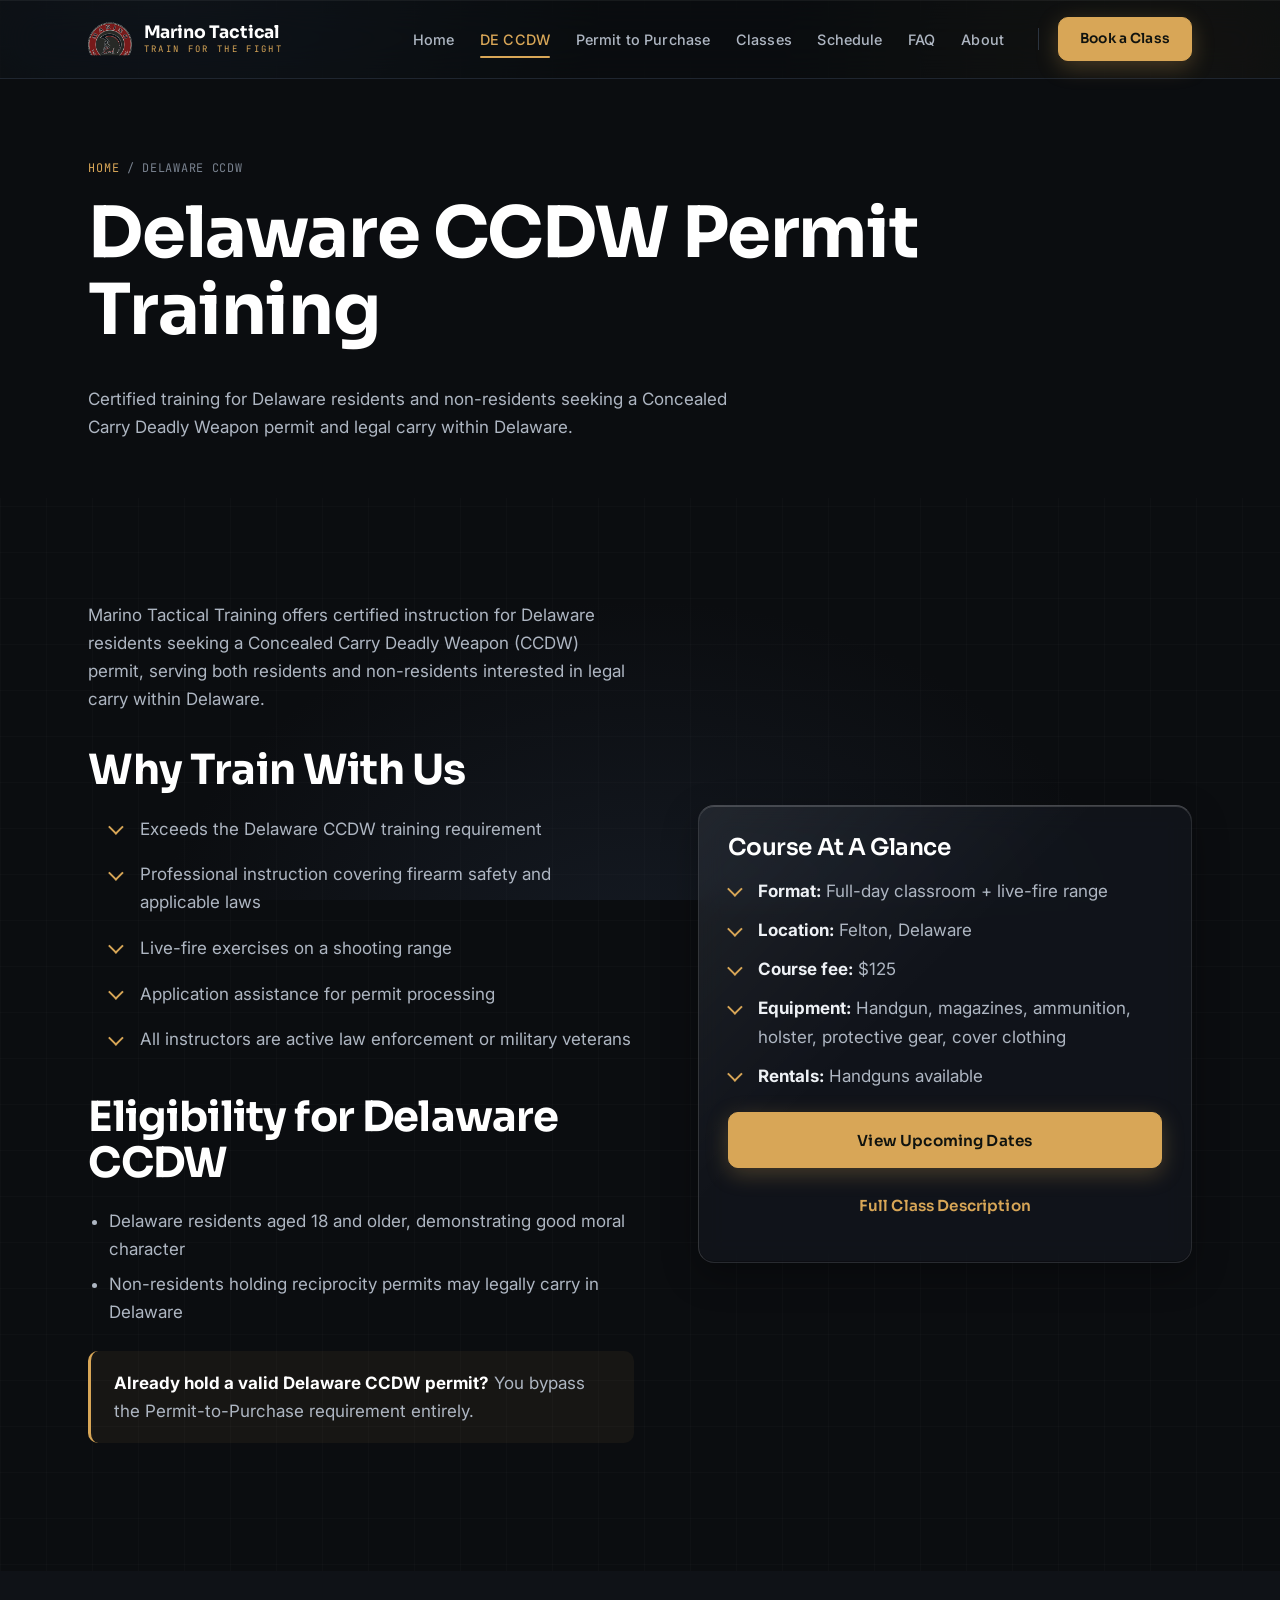
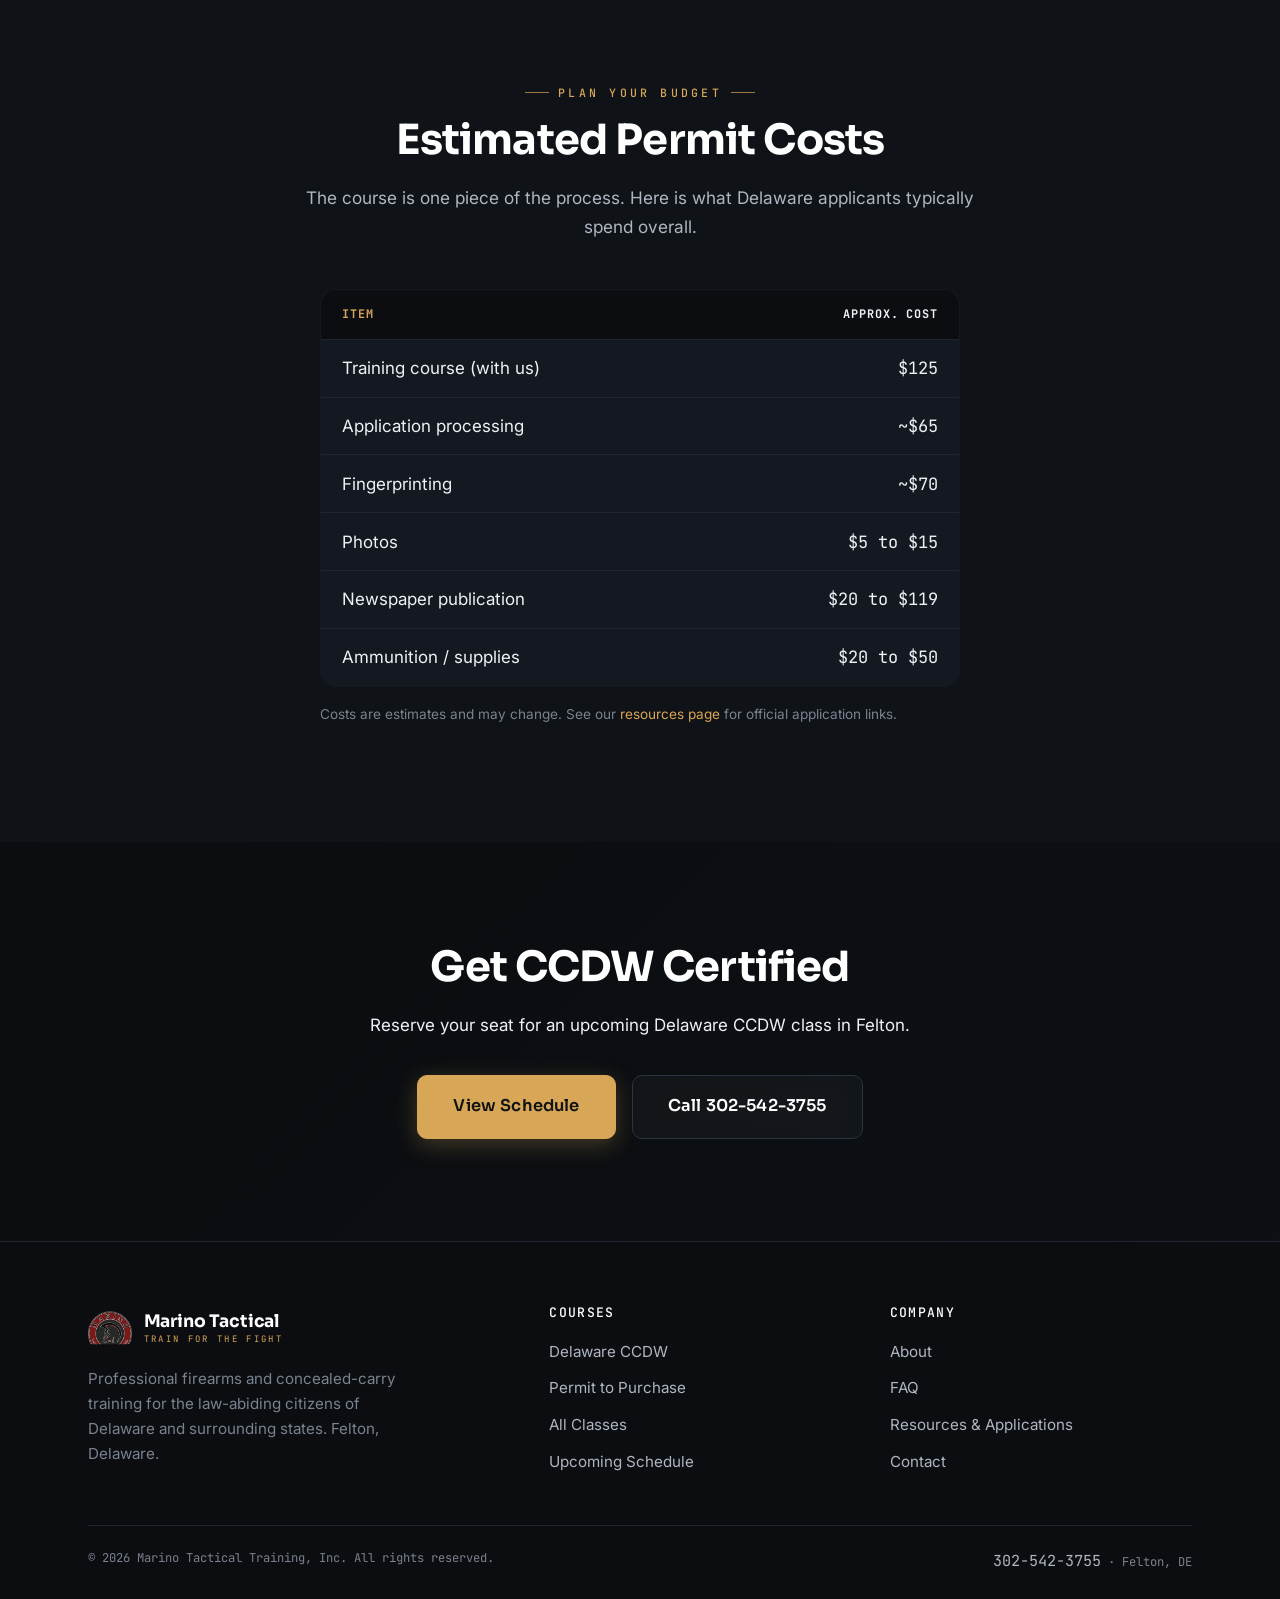
<file: site/ccdw.html>
<!DOCTYPE html>
<html lang="en">
<head>
  <script>document.documentElement.className+=" js";</script>
  <meta charset="UTF-8" />
  <meta name="viewport" content="width=device-width, initial-scale=1.0, viewport-fit=cover" />
  <meta name="robots" content="noindex, nofollow" />
  <title>Delaware CCDW Permit Training | Marino Tactical Training</title>
  <meta name="description" content="Certified Delaware Concealed Carry Deadly Weapon (CCDW) permit training in Felton, DE. Full-day classroom plus live-fire range. Exceeds Delaware's training requirement. $125." />
  <link rel="canonical" href="https://mistyrose-rhinoceros-214854.hostingersite.com/ccdw.html" />
  <meta property="og:type" content="website" />
  <meta property="og:title" content="Delaware CCDW Permit Training | Marino Tactical Training" />
  <meta property="og:description" content="Certified Delaware concealed carry permit training. Full-day classroom plus live-fire. Exceeds the state requirement." />
  <meta property="og:url" content="https://mistyrose-rhinoceros-214854.hostingersite.com/ccdw.html" />
  <link rel="icon" type="image/svg+xml" href="favicon.svg" />
  <link rel="preconnect" href="https://fonts.googleapis.com" />
  <link rel="preconnect" href="https://fonts.gstatic.com" crossorigin />
  <link href="https://fonts.googleapis.com/css2?family=Sora:wght@400;500;600;700;800&family=Inter:wght@400;500;600;700&family=JetBrains+Mono:wght@400;500&display=swap" rel="stylesheet" />
  <link rel="stylesheet" href="styles.css?v=glass4" />
</head>
<body>
  <header class="site-header">
    <div class="container nav">
      <a class="brand" href="index.html" aria-label="Marino Tactical Training home">
        <span class="brand-mark"><img src="assets/marino/logo.png" alt="Marino Tactical Training logo" width="46" height="46" /></span>
        <span class="brand-name">Marino Tactical<span>Train For The Fight</span></span>
      </a>
      <button class="nav-toggle" aria-label="Toggle menu" aria-expanded="false"><span></span><span></span><span></span></button>
      <ul class="nav-links">
        <li><a href="index.html" data-num="01">Home</a></li>
        <li><a href="ccdw.html" class="active" data-num="02">DE CCDW</a></li>
        <li><a href="permit-to-purchase.html" data-num="03">Permit to Purchase</a></li>
        <li><a href="classes.html" data-num="04">Classes</a></li>
        <li><a href="schedule.html" data-num="05">Schedule</a></li>
        <li><a href="faq.html" data-num="06">FAQ</a></li>
        <li><a href="about.html" data-num="07">About</a></li>
        <li class="nav-theme"><button class="theme-toggle" aria-label="Switch theme" aria-pressed="false"><span class="tt-knob"></span><span class="tt-opt tt-camo">Camo</span><span class="tt-opt tt-usa">USA</span></button></li>

        <li class="nav-cta"><a href="contact.html" class="btn btn--primary">Book a Class</a></li>
      </ul>
    </div>
  </header>

  <main>
    <section class="page-hero">
      <div class="container">
        <div class="breadcrumb"><a href="index.html">Home</a> / Delaware CCDW</div>
        <h1 class="stencil">Delaware CCDW Permit Training</h1>
        <p>Certified training for Delaware residents and non-residents seeking a Concealed Carry Deadly Weapon permit and legal carry within Delaware.</p>
      </div>
    </section>

    <section class="section">
      <div class="container">
        <div class="split">
          <div class="prose">
            <p>Marino Tactical Training offers certified instruction for Delaware residents seeking a Concealed Carry Deadly Weapon (CCDW) permit, serving both residents and non-residents interested in legal carry within Delaware.</p>

            <h2>Why Train With Us</h2>
            <ul class="checklist">
              <li>Exceeds the Delaware CCDW training requirement</li>
              <li>Professional instruction covering firearm safety and applicable laws</li>
              <li>Live-fire exercises on a shooting range</li>
              <li>Application assistance for permit processing</li>
              <li>All instructors are active law enforcement or military veterans</li>
            </ul>

            <h2>Eligibility for Delaware CCDW</h2>
            <ul>
              <li>Delaware residents aged 18 and older, demonstrating good moral character</li>
              <li>Non-residents holding reciprocity permits may legally carry in Delaware</li>
            </ul>

            <div class="callout">
              <strong>Already hold a valid Delaware CCDW permit?</strong> You bypass the Permit-to-Purchase requirement entirely.
            </div>
          </div>

          <aside>
            <div class="card">
              <h3>Course At A Glance</h3>
              <ul class="checklist" style="margin-top:1rem">
                <li><strong>Format:</strong> Full-day classroom + live-fire range</li>
                <li><strong>Location:</strong> Felton, Delaware</li>
                <li><strong>Course fee:</strong> $125</li>
                <li><strong>Equipment:</strong> Handgun, magazines, ammunition, holster, protective gear, cover clothing</li>
                <li><strong>Rentals:</strong> Handguns available</li>
              </ul>
              <a href="schedule.html" class="btn btn--primary" style="margin-top:1.4rem;width:100%">View Upcoming Dates</a>
              <a href="classes.html" class="btn btn--dark" style="margin-top:0.6rem;width:100%">Full Class Description</a>
            </div>
          </aside>
        </div>
      </div>
    </section>

    <section class="section section--panel">
      <div class="container">
        <div class="section-head">
          <span class="eyebrow">Plan Your Budget</span>
          <h2>Estimated Permit Costs</h2>
          <p>The course is one piece of the process. Here is what Delaware applicants typically spend overall.</p>
        </div>
        <div style="max-width:640px;margin:0 auto">
          <table class="cost-table">
            <thead><tr><th>Item</th><th>Approx. Cost</th></tr></thead>
            <tbody>
              <tr><td>Training course (with us)</td><td>$125</td></tr>
              <tr><td>Application processing</td><td>~$65</td></tr>
              <tr><td>Fingerprinting</td><td>~$70</td></tr>
              <tr><td>Photos</td><td>$5 to $15</td></tr>
              <tr><td>Newspaper publication</td><td>$20 to $119</td></tr>
              <tr><td>Ammunition / supplies</td><td>$20 to $50</td></tr>
            </tbody>
          </table>
          <p class="disclaimer" style="margin-top:1rem">Costs are estimates and may change. See our <a href="resources.html">resources page</a> for official application links.</p>
        </div>
      </div>
    </section>

    <section class="section cta-band">
      <div class="container">
        <h2>Get CCDW Certified</h2>
        <p>Reserve your seat for an upcoming Delaware CCDW class in Felton.</p>
        <div class="hero-actions" style="justify-content:center">
          <a href="schedule.html" class="btn btn--primary btn--lg">View Schedule</a>
          <a href="tel:+13025423755" class="btn btn--ghost btn--lg">Call 302-542-3755</a>
        </div>
      </div>
    </section>
  </main>

  <footer class="site-footer">
    <div class="container">
      <div class="footer-grid">
        <div class="footer-brand">
          <a class="brand" href="index.html"><span class="brand-mark"><img src="assets/marino/logo.png" alt="Marino Tactical Training logo" width="46" height="46" /></span><span class="brand-name">Marino Tactical<span>Train For The Fight</span></span></a>
          <p>Professional firearms and concealed-carry training for the law-abiding citizens of Delaware and surrounding states. Felton, Delaware.</p>
        </div>
        <div><h4>Courses</h4><ul><li><a href="ccdw.html" data-num="02">Delaware CCDW</a></li><li><a href="permit-to-purchase.html" data-num="03">Permit to Purchase</a></li><li><a href="classes.html" data-num="04">All Classes</a></li><li><a href="schedule.html" data-num="05">Upcoming Schedule</a></li></ul></div>
        <div><h4>Company</h4><ul><li><a href="about.html" data-num="07">About</a></li><li><a href="faq.html" data-num="06">FAQ</a></li><li><a href="resources.html">Resources &amp; Applications</a></li><li><a href="contact.html">Contact</a></li></ul></div>
      </div>
      <div class="footer-bottom">
        <span>&copy; <span id="year">2026</span> Marino Tactical Training, Inc. All rights reserved.</span>
        <span><a href="tel:+13025423755">302-542-3755</a> &middot; Felton, DE</span>
      </div>
    </div>
  </footer>
  <script src="app.js?v=glass4"></script>
</body>
</html>
</file>
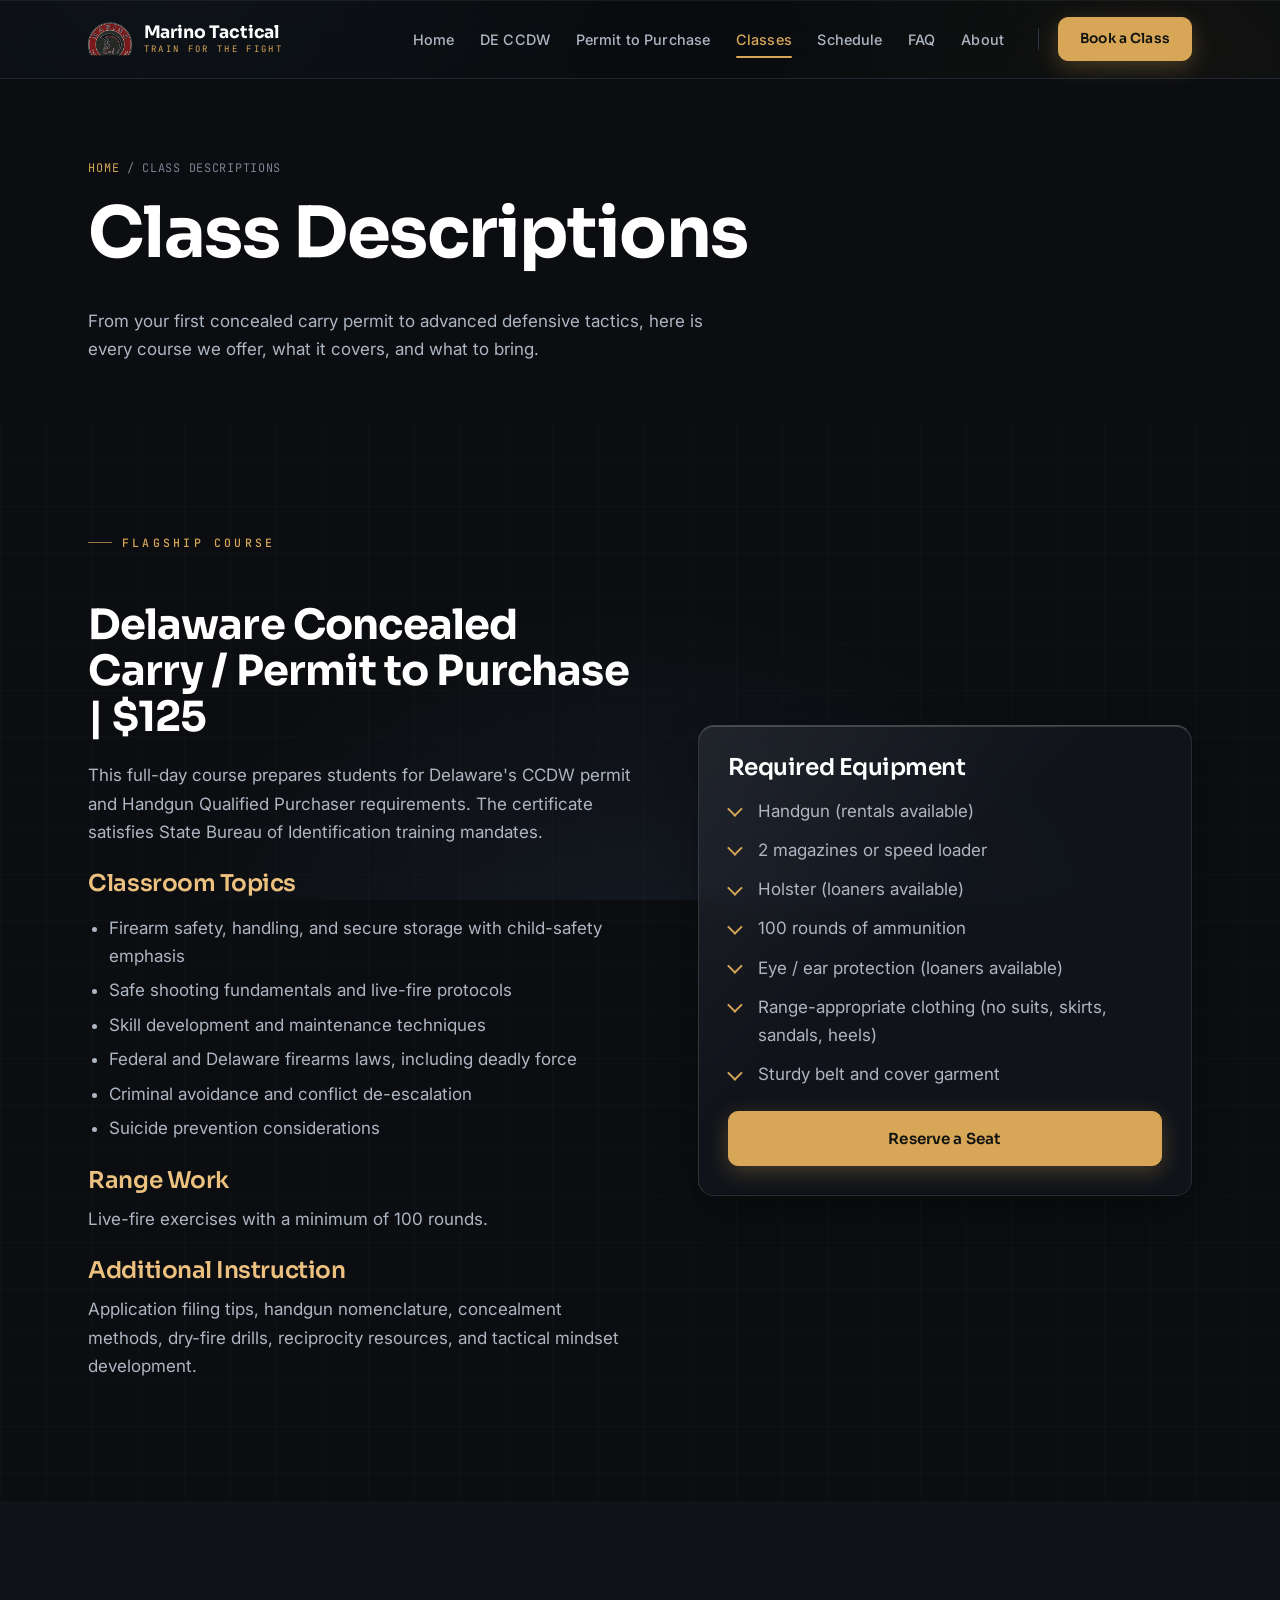
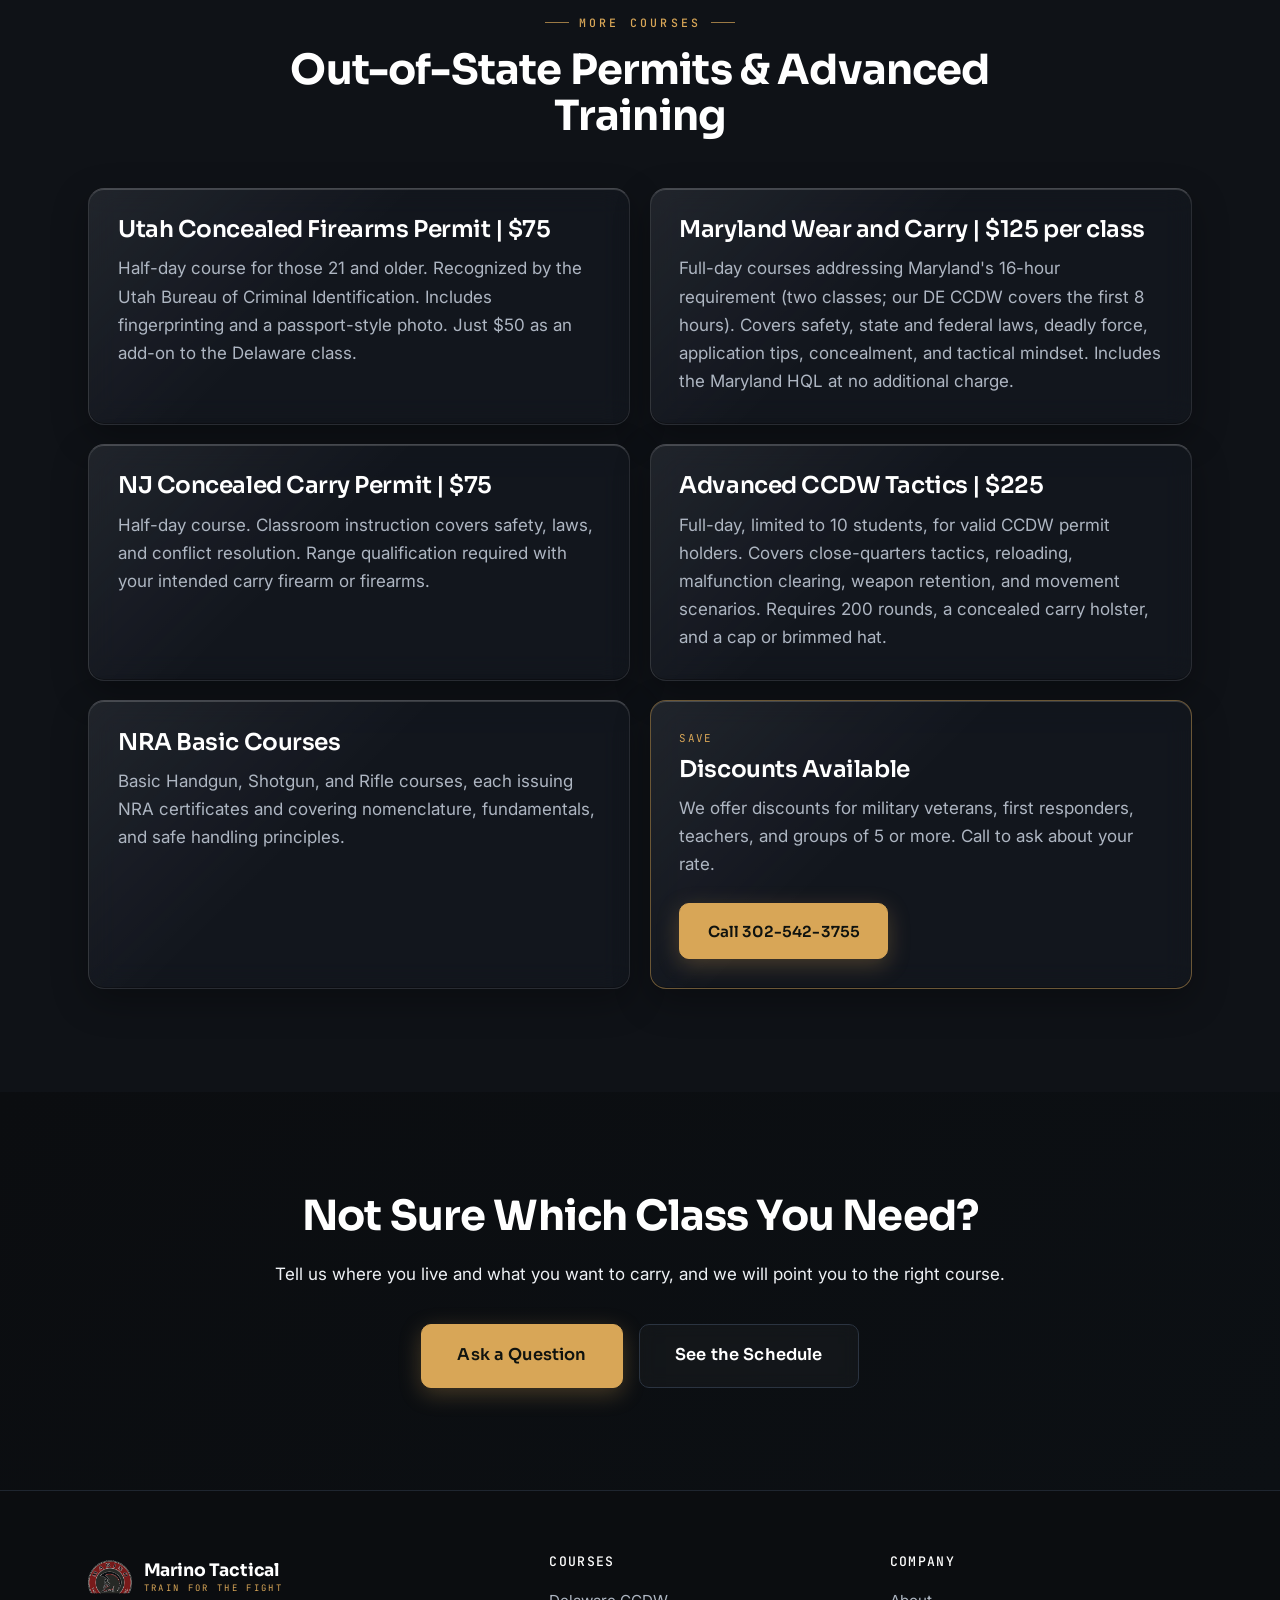
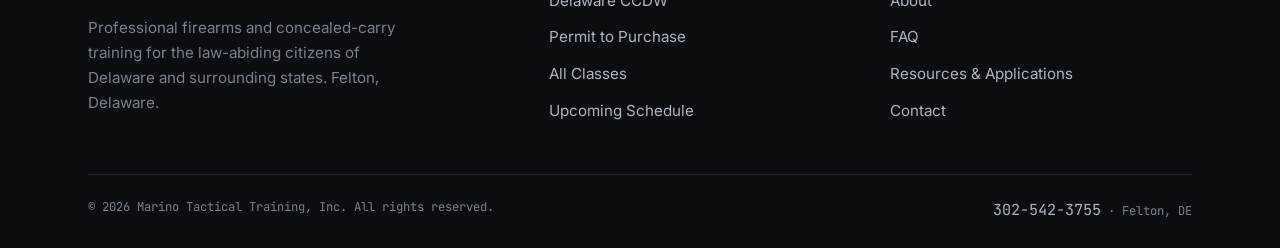
<file: site/classes.html>
<!DOCTYPE html>
<html lang="en">
<head>
  <script>document.documentElement.className+=" js";</script>
  <meta charset="UTF-8" />
  <meta name="viewport" content="width=device-width, initial-scale=1.0, viewport-fit=cover" />
  <meta name="robots" content="noindex, nofollow" />
  <title>Class Descriptions | Marino Tactical Training</title>
  <meta name="description" content="Full descriptions of every Marino Tactical course: Delaware CCDW, Utah CFP, Maryland Wear and Carry, NJ permit, Advanced CCDW Tactics, and NRA Basic courses. Required equipment and pricing." />
  <link rel="canonical" href="https://mistyrose-rhinoceros-214854.hostingersite.com/classes.html" />
  <meta property="og:type" content="website" />
  <meta property="og:title" content="Class Descriptions | Marino Tactical Training" />
  <meta property="og:description" content="Every course we offer with required equipment and pricing, from Delaware CCDW to Advanced Tactics." />
  <meta property="og:url" content="https://mistyrose-rhinoceros-214854.hostingersite.com/classes.html" />
  <link rel="icon" type="image/svg+xml" href="favicon.svg" />
  <link rel="preconnect" href="https://fonts.googleapis.com" />
  <link rel="preconnect" href="https://fonts.gstatic.com" crossorigin />
  <link href="https://fonts.googleapis.com/css2?family=Sora:wght@400;500;600;700;800&family=Inter:wght@400;500;600;700&family=JetBrains+Mono:wght@400;500&display=swap" rel="stylesheet" />
  <link rel="stylesheet" href="styles.css?v=glass4" />
</head>
<body>
  <header class="site-header">
    <div class="container nav">
      <a class="brand" href="index.html" aria-label="Marino Tactical Training home">
        <span class="brand-mark"><img src="assets/marino/logo.png" alt="Marino Tactical Training logo" width="46" height="46" /></span>
        <span class="brand-name">Marino Tactical<span>Train For The Fight</span></span>
      </a>
      <button class="nav-toggle" aria-label="Toggle menu" aria-expanded="false"><span></span><span></span><span></span></button>
      <ul class="nav-links">
        <li><a href="index.html" data-num="01">Home</a></li>
        <li><a href="ccdw.html" data-num="02">DE CCDW</a></li>
        <li><a href="permit-to-purchase.html" data-num="03">Permit to Purchase</a></li>
        <li><a href="classes.html" class="active" data-num="04">Classes</a></li>
        <li><a href="schedule.html" data-num="05">Schedule</a></li>
        <li><a href="faq.html" data-num="06">FAQ</a></li>
        <li><a href="about.html" data-num="07">About</a></li>
        <li class="nav-theme"><button class="theme-toggle" aria-label="Switch theme" aria-pressed="false"><span class="tt-knob"></span><span class="tt-opt tt-camo">Camo</span><span class="tt-opt tt-usa">USA</span></button></li>

        <li class="nav-cta"><a href="contact.html" class="btn btn--primary">Book a Class</a></li>
      </ul>
    </div>
  </header>

  <main>
    <section class="page-hero">
      <div class="container">
        <div class="breadcrumb"><a href="index.html">Home</a> / Class Descriptions</div>
        <h1 class="stencil">Class Descriptions</h1>
        <p>From your first concealed carry permit to advanced defensive tactics, here is every course we offer, what it covers, and what to bring.</p>
      </div>
    </section>

    <!-- DE CCDW (flagship) -->
    <section class="section">
      <div class="container">
        <div class="split">
          <div class="prose">
            <span class="eyebrow">Flagship Course</span>
            <h2>Delaware Concealed Carry / Permit to Purchase | $125</h2>
            <p>This full-day course prepares students for Delaware's CCDW permit and Handgun Qualified Purchaser requirements. The certificate satisfies State Bureau of Identification training mandates.</p>

            <h3>Classroom Topics</h3>
            <ul>
              <li>Firearm safety, handling, and secure storage with child-safety emphasis</li>
              <li>Safe shooting fundamentals and live-fire protocols</li>
              <li>Skill development and maintenance techniques</li>
              <li>Federal and Delaware firearms laws, including deadly force</li>
              <li>Criminal avoidance and conflict de-escalation</li>
              <li>Suicide prevention considerations</li>
            </ul>

            <h3>Range Work</h3>
            <p>Live-fire exercises with a minimum of 100 rounds.</p>

            <h3>Additional Instruction</h3>
            <p>Application filing tips, handgun nomenclature, concealment methods, dry-fire drills, reciprocity resources, and tactical mindset development.</p>
          </div>

          <aside>
            <div class="card">
              <h3>Required Equipment</h3>
              <ul class="checklist" style="margin-top:1rem">
                <li>Handgun (rentals available)</li>
                <li>2 magazines or speed loader</li>
                <li>Holster (loaners available)</li>
                <li>100 rounds of ammunition</li>
                <li>Eye / ear protection (loaners available)</li>
                <li>Range-appropriate clothing (no suits, skirts, sandals, heels)</li>
                <li>Sturdy belt and cover garment</li>
              </ul>
              <a href="schedule.html" class="btn btn--primary" style="margin-top:1.4rem;width:100%">Reserve a Seat</a>
            </div>
          </aside>
        </div>
      </div>
    </section>

    <!-- Other courses grid -->
    <section class="section section--panel">
      <div class="container">
        <div class="section-head">
          <span class="eyebrow">More Courses</span>
          <h2>Out-of-State Permits &amp; Advanced Training</h2>
        </div>
        <div class="grid grid-2">
          <div class="card">
            <h3>Utah Concealed Firearms Permit | $75</h3>
            <p>Half-day course for those 21 and older. Recognized by the Utah Bureau of Criminal Identification. Includes fingerprinting and a passport-style photo. Just $50 as an add-on to the Delaware class.</p>
          </div>
          <div class="card">
            <h3>Maryland Wear and Carry | $125 per class</h3>
            <p>Full-day courses addressing Maryland's 16-hour requirement (two classes; our DE CCDW covers the first 8 hours). Covers safety, state and federal laws, deadly force, application tips, concealment, and tactical mindset. Includes the Maryland HQL at no additional charge.</p>
          </div>
          <div class="card">
            <h3>NJ Concealed Carry Permit | $75</h3>
            <p>Half-day course. Classroom instruction covers safety, laws, and conflict resolution. Range qualification required with your intended carry firearm or firearms.</p>
          </div>
          <div class="card">
            <h3>Advanced CCDW Tactics | $225</h3>
            <p>Full-day, limited to 10 students, for valid CCDW permit holders. Covers close-quarters tactics, reloading, malfunction clearing, weapon retention, and movement scenarios. Requires 200 rounds, a concealed carry holster, and a cap or brimmed hat.</p>
          </div>
          <div class="card">
            <h3>NRA Basic Courses</h3>
            <p>Basic Handgun, Shotgun, and Rifle courses, each issuing NRA certificates and covering nomenclature, fundamentals, and safe handling principles.</p>
          </div>
          <div class="card" style="border-color:rgba(var(--accent-rgb),0.45)">
            <span class="tag">Save</span>
            <h3>Discounts Available</h3>
            <p>We offer discounts for military veterans, first responders, teachers, and groups of 5 or more. Call to ask about your rate.</p>
            <a href="tel:+13025423755" class="btn btn--primary" style="margin-top:0.4rem">Call 302-542-3755</a>
          </div>
        </div>
      </div>
    </section>

    <section class="section cta-band">
      <div class="container">
        <h2>Not Sure Which Class You Need?</h2>
        <p>Tell us where you live and what you want to carry, and we will point you to the right course.</p>
        <div class="hero-actions" style="justify-content:center">
          <a href="contact.html" class="btn btn--primary btn--lg">Ask a Question</a>
          <a href="schedule.html" class="btn btn--ghost btn--lg">See the Schedule</a>
        </div>
      </div>
    </section>
  </main>

  <footer class="site-footer">
    <div class="container">
      <div class="footer-grid">
        <div class="footer-brand">
          <a class="brand" href="index.html"><span class="brand-mark"><img src="assets/marino/logo.png" alt="Marino Tactical Training logo" width="46" height="46" /></span><span class="brand-name">Marino Tactical<span>Train For The Fight</span></span></a>
          <p>Professional firearms and concealed-carry training for the law-abiding citizens of Delaware and surrounding states. Felton, Delaware.</p>
        </div>
        <div><h4>Courses</h4><ul><li><a href="ccdw.html" data-num="02">Delaware CCDW</a></li><li><a href="permit-to-purchase.html" data-num="03">Permit to Purchase</a></li><li><a href="classes.html" data-num="04">All Classes</a></li><li><a href="schedule.html" data-num="05">Upcoming Schedule</a></li></ul></div>
        <div><h4>Company</h4><ul><li><a href="about.html" data-num="07">About</a></li><li><a href="faq.html" data-num="06">FAQ</a></li><li><a href="resources.html">Resources &amp; Applications</a></li><li><a href="contact.html">Contact</a></li></ul></div>
      </div>
      <div class="footer-bottom">
        <span>&copy; <span id="year">2026</span> Marino Tactical Training, Inc. All rights reserved.</span>
        <span><a href="tel:+13025423755">302-542-3755</a> &middot; Felton, DE</span>
      </div>
    </div>
  </footer>
  <script src="app.js?v=glass4"></script>
</body>
</html>
</file>
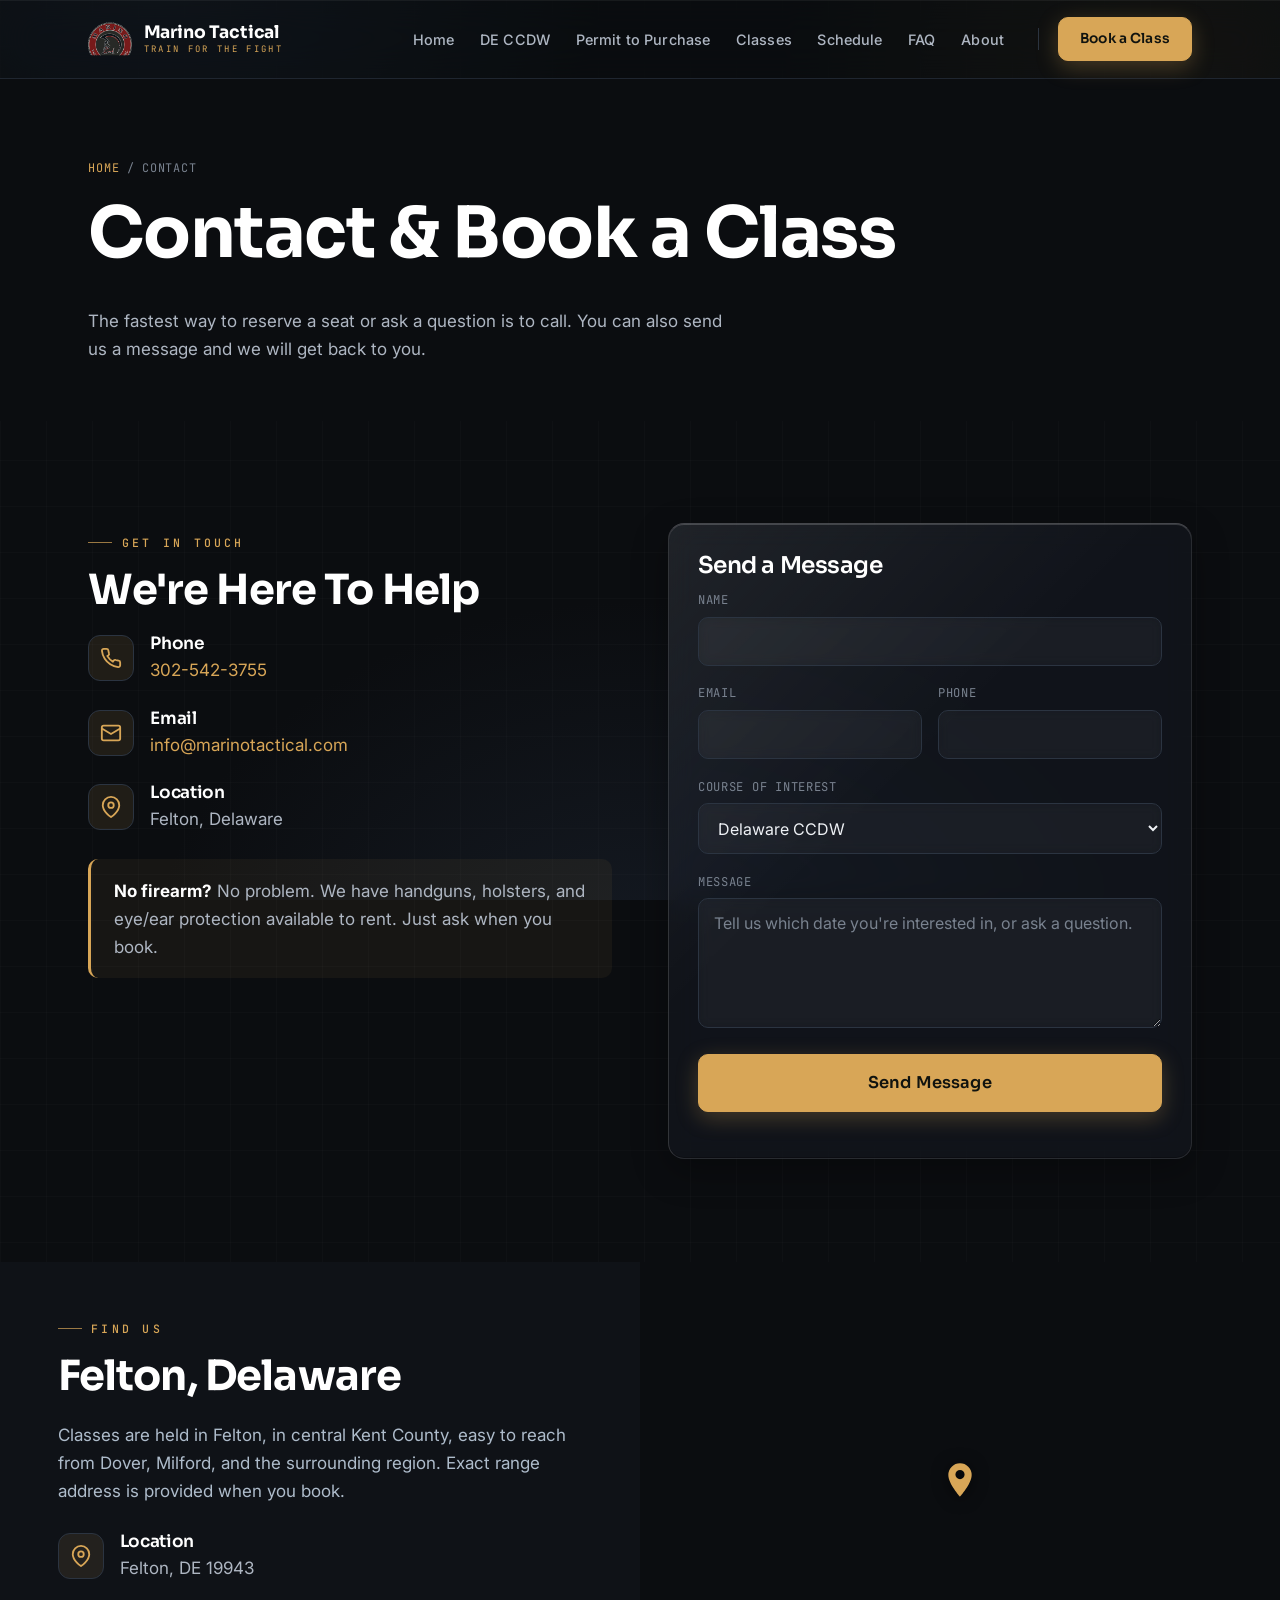
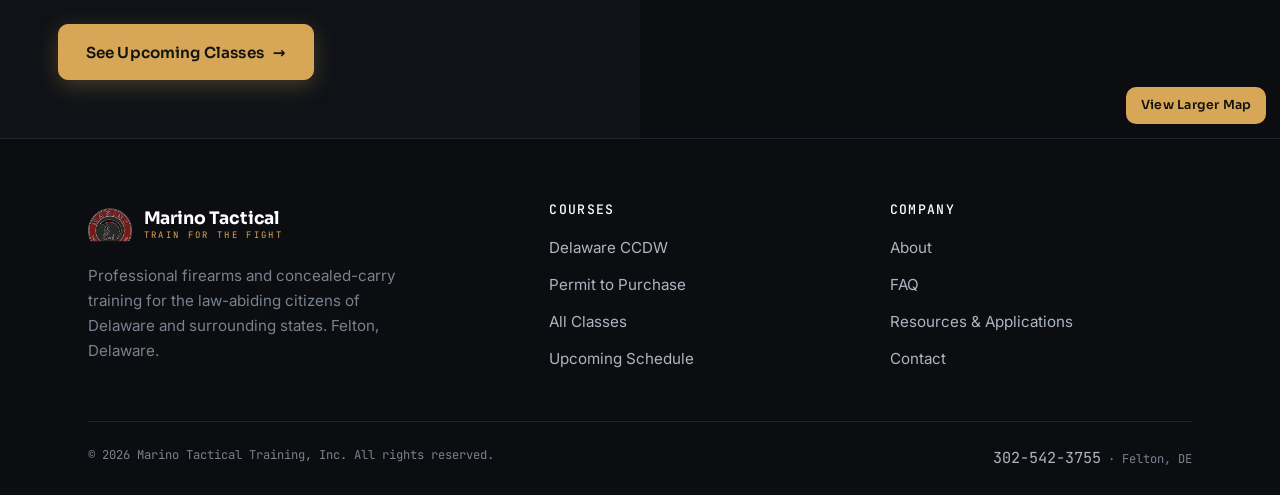
<file: site/contact.html>
<!DOCTYPE html>
<html lang="en">
<head>
  <script>document.documentElement.className+=" js";</script>
  <meta charset="UTF-8" />
  <meta name="viewport" content="width=device-width, initial-scale=1.0, viewport-fit=cover" />
  <meta name="robots" content="noindex, nofollow" />
  <title>Contact &amp; Book a Class | Marino Tactical Training</title>
  <meta name="description" content="Contact Marino Tactical Training in Felton, Delaware. Call 302-542-3755 to book a concealed carry or firearms class, ask about rentals, or check available dates." />
  <link rel="canonical" href="https://mistyrose-rhinoceros-214854.hostingersite.com/contact.html" />
  <meta property="og:type" content="website" />
  <meta property="og:title" content="Contact & Book a Class | Marino Tactical Training" />
  <meta property="og:description" content="Call 302-542-3755 to book a class in Felton, DE, or send us a message." />
  <meta property="og:url" content="https://mistyrose-rhinoceros-214854.hostingersite.com/contact.html" />
  <link rel="icon" type="image/svg+xml" href="favicon.svg" />
  <link rel="preconnect" href="https://fonts.googleapis.com" />
  <link rel="preconnect" href="https://fonts.gstatic.com" crossorigin />
  <link href="https://fonts.googleapis.com/css2?family=Sora:wght@400;500;600;700;800&family=Inter:wght@400;500;600;700&family=JetBrains+Mono:wght@400;500&display=swap" rel="stylesheet" />
  <link rel="stylesheet" href="styles.css?v=glass4" />
</head>
<body>
  <header class="site-header">
    <div class="container nav">
      <a class="brand" href="index.html" aria-label="Marino Tactical Training home">
        <span class="brand-mark"><img src="assets/marino/logo.png" alt="Marino Tactical Training logo" width="46" height="46" /></span>
        <span class="brand-name">Marino Tactical<span>Train For The Fight</span></span>
      </a>
      <button class="nav-toggle" aria-label="Toggle menu" aria-expanded="false"><span></span><span></span><span></span></button>
      <ul class="nav-links">
        <li><a href="index.html" data-num="01">Home</a></li>
        <li><a href="ccdw.html" data-num="02">DE CCDW</a></li>
        <li><a href="permit-to-purchase.html" data-num="03">Permit to Purchase</a></li>
        <li><a href="classes.html" data-num="04">Classes</a></li>
        <li><a href="schedule.html" data-num="05">Schedule</a></li>
        <li><a href="faq.html" data-num="06">FAQ</a></li>
        <li><a href="about.html" data-num="07">About</a></li>
        <li class="nav-theme"><button class="theme-toggle" aria-label="Switch theme" aria-pressed="false"><span class="tt-knob"></span><span class="tt-opt tt-camo">Camo</span><span class="tt-opt tt-usa">USA</span></button></li>

        <li class="nav-cta"><a href="contact.html" class="btn btn--primary active">Book a Class</a></li>
      </ul>
    </div>
  </header>

  <main>
    <section class="page-hero">
      <div class="container">
        <div class="breadcrumb"><a href="index.html">Home</a> / Contact</div>
        <h1 class="stencil">Contact &amp; Book a Class</h1>
        <p>The fastest way to reserve a seat or ask a question is to call. You can also send us a message and we will get back to you.</p>
      </div>
    </section>

    <section class="section">
      <div class="container">
        <div class="contact-grid">
          <div>
            <span class="eyebrow">Get In Touch</span>
            <h2>We're Here To Help</h2>
            <div class="contact-detail">
              <div class="ic" aria-hidden="true">
                <svg viewBox="0 0 24 24" fill="none" stroke="currentColor" stroke-width="2" width="22" height="22"><path d="M22 16.92v3a2 2 0 0 1-2.18 2 19.79 19.79 0 0 1-8.63-3.07 19.5 19.5 0 0 1-6-6 19.79 19.79 0 0 1-3.07-8.67A2 2 0 0 1 4.11 2h3a2 2 0 0 1 2 1.72c.13 1.05.36 2.07.7 3.06a2 2 0 0 1-.45 2.11L8.09 9.91a16 16 0 0 0 6 6l1.02-1.27a2 2 0 0 1 2.11-.45c.99.34 2.01.57 3.06.7A2 2 0 0 1 22 16.92z"/></svg>
              </div>
              <div><h4>Phone</h4><p><a href="tel:+13025423755">302-542-3755</a></p></div>
            </div>
            <div class="contact-detail">
              <div class="ic" aria-hidden="true">
                <svg viewBox="0 0 24 24" fill="none" stroke="currentColor" stroke-width="2" width="22" height="22"><rect x="2" y="4" width="20" height="16" rx="2"/><path d="m22 7-10 6L2 7"/></svg>
              </div>
              <div><h4>Email</h4><p><a href="mailto:info@marinotactical.com">info@marinotactical.com</a></p></div>
            </div>
            <div class="contact-detail">
              <div class="ic" aria-hidden="true">
                <svg viewBox="0 0 24 24" fill="none" stroke="currentColor" stroke-width="2" width="22" height="22"><path d="M21 10c0 7-9 13-9 13s-9-6-9-13a9 9 0 0 1 18 0z"/><circle cx="12" cy="10" r="3"/></svg>
              </div>
              <div><h4>Location</h4><p>Felton, Delaware</p></div>
            </div>
            <div class="callout">
              <strong>No firearm?</strong> No problem. We have handguns, holsters, and eye/ear protection available to rent. Just ask when you book.
            </div>
          </div>

          <div>
            <div class="card">
              <h3>Send a Message</h3>
              <form class="form" data-mailto-form="info@marinotactical.com">
                <div class="field">
                  <label for="name">Name</label>
                  <input type="text" id="name" name="name" required />
                </div>
                <div class="grid grid-2" style="gap:1rem">
                  <div class="field">
                    <label for="email">Email</label>
                    <input type="email" id="email" name="email" required />
                  </div>
                  <div class="field">
                    <label for="phone">Phone</label>
                    <input type="tel" id="phone" name="phone" />
                  </div>
                </div>
                <div class="field">
                  <label for="course">Course of Interest</label>
                  <select id="course" name="course">
                    <option>Delaware CCDW</option>
                    <option>Permit to Purchase</option>
                    <option>Utah CFP</option>
                    <option>Maryland Wear and Carry</option>
                    <option>Advanced CCDW Tactics</option>
                    <option>NRA Basic Course</option>
                    <option>Not sure yet</option>
                  </select>
                </div>
                <div class="field">
                  <label for="message">Message</label>
                  <textarea id="message" name="message" placeholder="Tell us which date you're interested in, or ask a question."></textarea>
                </div>
                <button type="submit" class="btn btn--primary btn--lg">Send Message</button>
                <p class="form-note disclaimer" style="margin:0"></p>
              </form>
            </div>
          </div>
        </div>
      </div>
    </section>

    <!-- Location / map -->
    <section class="map-section">
      <div class="map-wrap">
        <div class="map-info">
          <span class="eyebrow">Find Us</span>
          <h2>Felton, Delaware</h2>
          <p style="color:#aebccb">Classes are held in Felton, in central Kent County, easy to reach from Dover, Milford, and the surrounding region. Exact range address is provided when you book.</p>
          <div class="contact-detail" style="margin-top:0.6rem">
            <div class="ic" aria-hidden="true">
              <svg viewBox="0 0 24 24" fill="none" stroke="currentColor" stroke-width="2" width="22" height="22"><path d="M21 10c0 7-9 13-9 13s-9-6-9-13a9 9 0 0 1 18 0z"/><circle cx="12" cy="10" r="3"/></svg>
            </div>
            <div><h4>Location</h4><p>Felton, DE 19943</p></div>
          </div>
          <a href="schedule.html" class="btn btn--primary" style="margin-top:1rem;align-self:flex-start">See Upcoming Classes <span class="arrow">&rarr;</span></a>
        </div>
        <div class="map-frame">
          <svg class="map-pin" viewBox="0 0 24 24" fill="currentColor" width="40" height="40" aria-hidden="true"><path d="M12 2a7 7 0 0 0-7 7c0 5.25 7 13 7 13s7-7.75 7-13a7 7 0 0 0-7-7zm0 9.5A2.5 2.5 0 1 1 12 6a2.5 2.5 0 0 1 0 5.5z"/></svg>
          <iframe
            title="Map of Felton, Delaware"
            src="https://www.openstreetmap.org/export/embed.html?bbox=-75.62%2C38.99%2C-75.52%2C39.04&amp;layer=mapnik"
            loading="lazy" referrerpolicy="no-referrer-when-downgrade"></iframe>
          <a class="map-link" href="https://www.openstreetmap.org/?mlat=39.0087&amp;mlon=-75.5777#map=13/39.0087/-75.5777" target="_blank" rel="noopener">View Larger Map</a>
        </div>
      </div>
    </section>
  </main>

  <footer class="site-footer">
    <div class="container">
      <div class="footer-grid">
        <div class="footer-brand">
          <a class="brand" href="index.html"><span class="brand-mark"><img src="assets/marino/logo.png" alt="Marino Tactical Training logo" width="46" height="46" /></span><span class="brand-name">Marino Tactical<span>Train For The Fight</span></span></a>
          <p>Professional firearms and concealed-carry training for the law-abiding citizens of Delaware and surrounding states. Felton, Delaware.</p>
        </div>
        <div><h4>Courses</h4><ul><li><a href="ccdw.html" data-num="02">Delaware CCDW</a></li><li><a href="permit-to-purchase.html" data-num="03">Permit to Purchase</a></li><li><a href="classes.html" data-num="04">All Classes</a></li><li><a href="schedule.html" data-num="05">Upcoming Schedule</a></li></ul></div>
        <div><h4>Company</h4><ul><li><a href="about.html" data-num="07">About</a></li><li><a href="faq.html" data-num="06">FAQ</a></li><li><a href="resources.html">Resources &amp; Applications</a></li><li><a href="contact.html">Contact</a></li></ul></div>
      </div>
      <div class="footer-bottom">
        <span>&copy; <span id="year">2026</span> Marino Tactical Training, Inc. All rights reserved.</span>
        <span><a href="tel:+13025423755">302-542-3755</a> &middot; Felton, DE</span>
      </div>
    </div>
  </footer>
  <script src="app.js?v=glass4"></script>
</body>
</html>
</file>
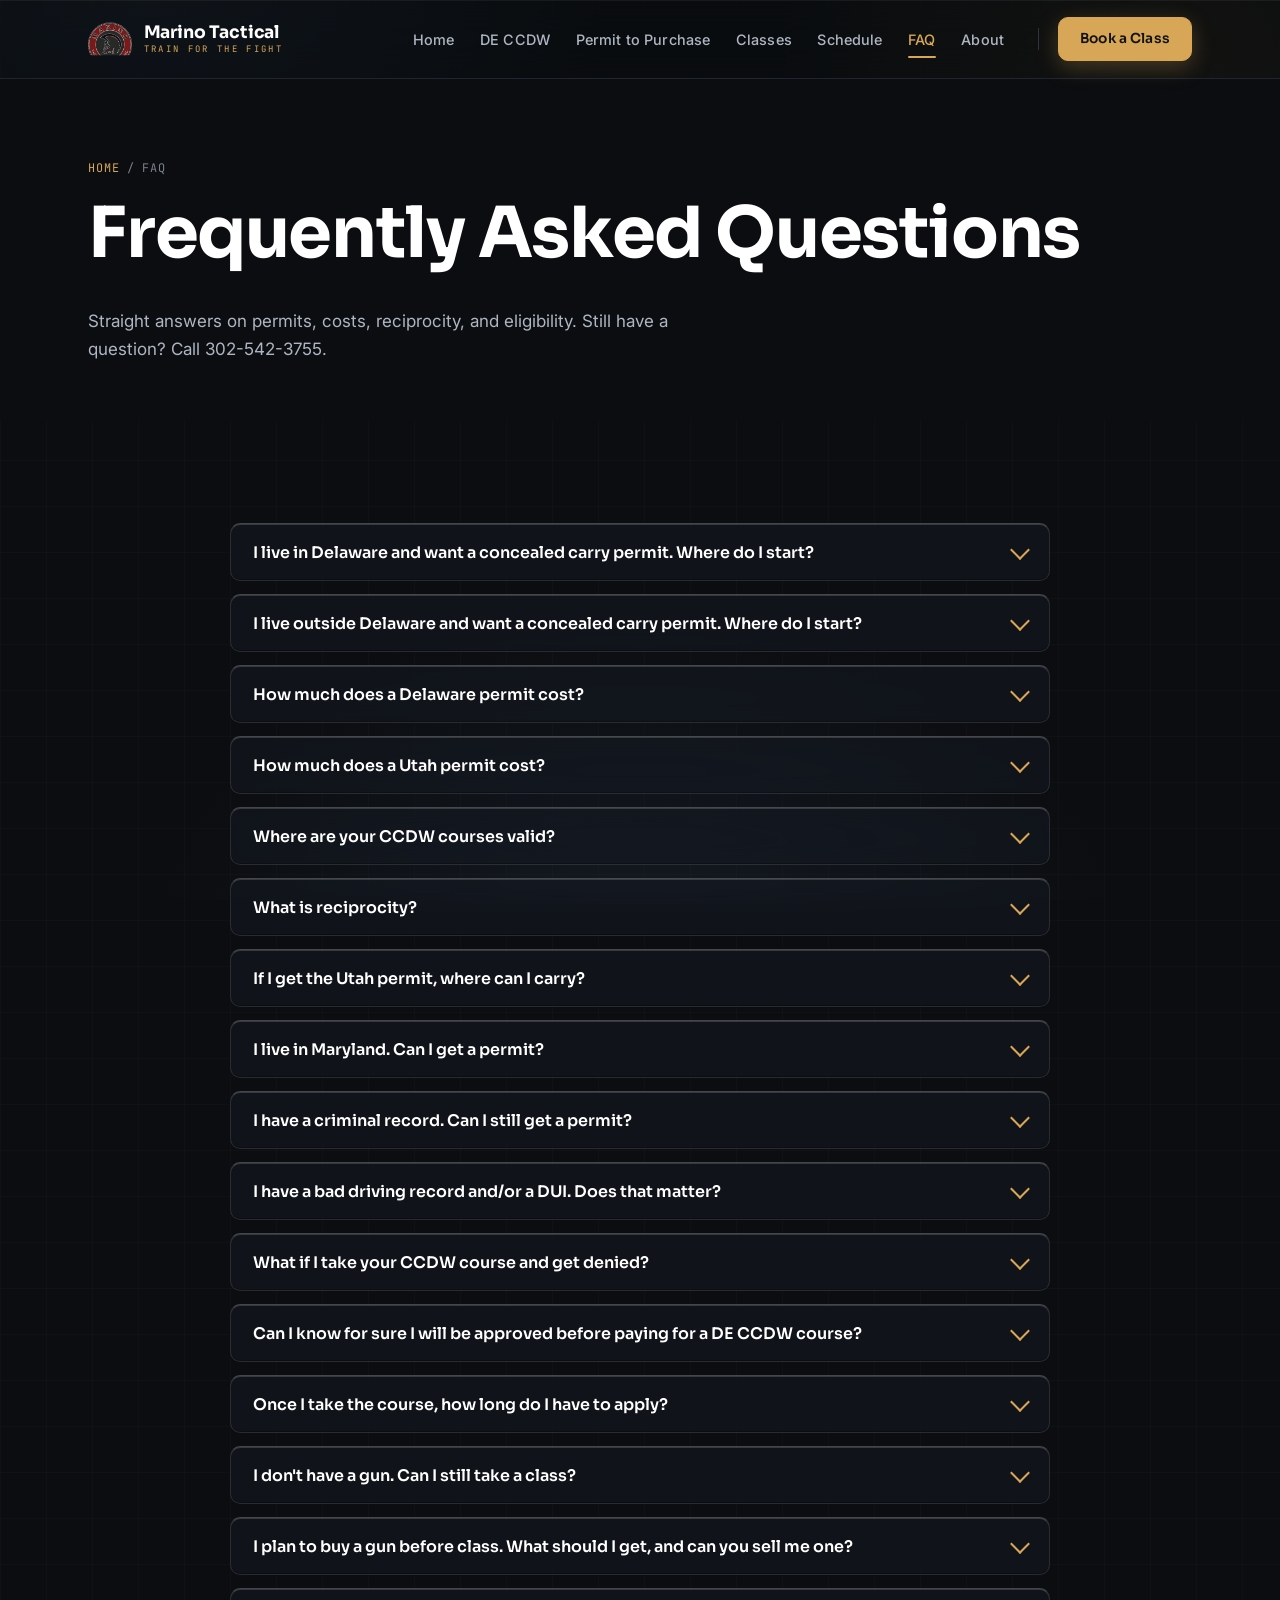
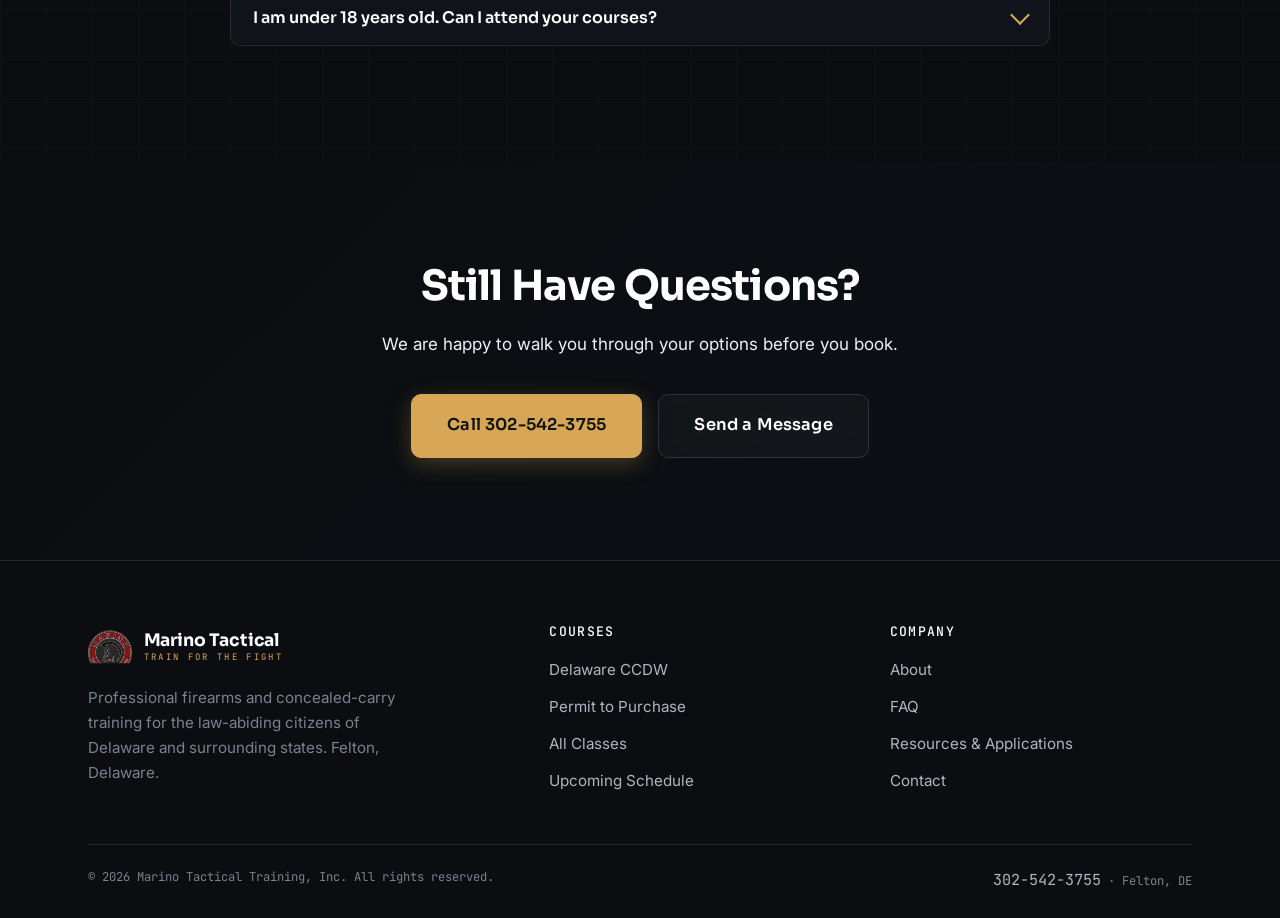
<file: site/faq.html>
<!DOCTYPE html>
<html lang="en">
<head>
  <script>document.documentElement.className+=" js";</script>
  <meta charset="UTF-8" />
  <meta name="viewport" content="width=device-width, initial-scale=1.0, viewport-fit=cover" />
  <meta name="robots" content="noindex, nofollow" />
  <title>FAQ | Marino Tactical Training</title>
  <meta name="description" content="Answers to common questions about Delaware CCDW, Utah, and Maryland concealed carry permits: where to start, costs, reciprocity, criminal records, gun rentals, and more." />
  <link rel="canonical" href="https://mistyrose-rhinoceros-214854.hostingersite.com/faq.html" />
  <meta property="og:type" content="website" />
  <meta property="og:title" content="FAQ | Marino Tactical Training" />
  <meta property="og:description" content="Common questions about Delaware, Utah, and Maryland concealed carry permits answered." />
  <meta property="og:url" content="https://mistyrose-rhinoceros-214854.hostingersite.com/faq.html" />
  <link rel="icon" type="image/svg+xml" href="favicon.svg" />
  <link rel="preconnect" href="https://fonts.googleapis.com" />
  <link rel="preconnect" href="https://fonts.gstatic.com" crossorigin />
  <link href="https://fonts.googleapis.com/css2?family=Sora:wght@400;500;600;700;800&family=Inter:wght@400;500;600;700&family=JetBrains+Mono:wght@400;500&display=swap" rel="stylesheet" />
  <link rel="stylesheet" href="styles.css?v=glass4" />
  <script type="application/ld+json">
  {
    "@context": "https://schema.org",
    "@type": "FAQPage",
    "mainEntity": [
      { "@type": "Question", "name": "I live in Delaware and want a concealed carry permit. Where do I start?", "acceptedAnswer": { "@type": "Answer", "text": "Delaware concealed carry (CCDW) permits are offered to Delaware residents only. Review the eligibility requirements, download your application, and complete a required course of instruction. We provide this training and review the CCDW process during class." } },
      { "@type": "Question", "name": "I live outside Delaware and want a concealed carry permit. Where do I start?", "acceptedAnswer": { "@type": "Answer", "text": "Check your state's issuing authority website. Utah has the greatest reciprocity program and allows a permit holder to carry in approximately 36 states." } },
      { "@type": "Question", "name": "How much does a Delaware permit cost?", "acceptedAnswer": { "@type": "Answer", "text": "Costs include the application fee ($65 plus notary), newspaper public notice ($20 to $119), background check and fingerprinting (about $70), course fee ($125 to $250), passport photos ($5 to $15), and ammunition and supplies ($20 to $50)." } },
      { "@type": "Question", "name": "How much does a Utah permit cost?", "acceptedAnswer": { "@type": "Answer", "text": "Our class is $75, which includes all required materials, fingerprinting, and a photograph. If taken as an add-on to the Delaware class, it is only $50. Application fees are not included." } },
      { "@type": "Question", "name": "I have a criminal record. Can I still get a permit?", "acceptedAnswer": { "@type": "Answer", "text": "For convictions of serious crimes such as felony arrests, drug convictions, or domestic violence, you will likely be denied. Lesser convictions depend on issuing-authority review and time elapsed." } },
      { "@type": "Question", "name": "I don't have a gun. Can I still take a class?", "acceptedAnswer": { "@type": "Answer", "text": "Yes. For students without a gun, we have firearms available. Contact Ginger at 302-542-3755. No firearm is required for the Utah CFP class." } }
    ]
  }
  </script>
</head>
<body>
  <header class="site-header">
    <div class="container nav">
      <a class="brand" href="index.html" aria-label="Marino Tactical Training home">
        <span class="brand-mark"><img src="assets/marino/logo.png" alt="Marino Tactical Training logo" width="46" height="46" /></span>
        <span class="brand-name">Marino Tactical<span>Train For The Fight</span></span>
      </a>
      <button class="nav-toggle" aria-label="Toggle menu" aria-expanded="false"><span></span><span></span><span></span></button>
      <ul class="nav-links">
        <li><a href="index.html" data-num="01">Home</a></li>
        <li><a href="ccdw.html" data-num="02">DE CCDW</a></li>
        <li><a href="permit-to-purchase.html" data-num="03">Permit to Purchase</a></li>
        <li><a href="classes.html" data-num="04">Classes</a></li>
        <li><a href="schedule.html" data-num="05">Schedule</a></li>
        <li><a href="faq.html" class="active" data-num="06">FAQ</a></li>
        <li><a href="about.html" data-num="07">About</a></li>
        <li class="nav-theme"><button class="theme-toggle" aria-label="Switch theme" aria-pressed="false"><span class="tt-knob"></span><span class="tt-opt tt-camo">Camo</span><span class="tt-opt tt-usa">USA</span></button></li>

        <li class="nav-cta"><a href="contact.html" class="btn btn--primary">Book a Class</a></li>
      </ul>
    </div>
  </header>

  <main>
    <section class="page-hero">
      <div class="container">
        <div class="breadcrumb"><a href="index.html">Home</a> / FAQ</div>
        <h1 class="stencil">Frequently Asked Questions</h1>
        <p>Straight answers on permits, costs, reciprocity, and eligibility. Still have a question? Call 302-542-3755.</p>
      </div>
    </section>

    <section class="section">
      <div class="container">
        <div class="faq-list">
          <div class="faq-item">
            <button class="faq-q">I live in Delaware and want a concealed carry permit. Where do I start? <span class="chev"></span></button>
            <div class="faq-a"><div class="faq-a-inner">Delaware concealed carry permits, or CCDW permits, are offered to Delaware residents only. Review the eligibility requirements, download your application, and complete a required course of instruction. We provide this training and review the CCDW process during class.</div></div>
          </div>
          <div class="faq-item">
            <button class="faq-q">I live outside Delaware and want a concealed carry permit. Where do I start? <span class="chev"></span></button>
            <div class="faq-a"><div class="faq-a-inner">Check your state's issuing authority website. Utah has the greatest reciprocity program and allows a permit holder to carry in approximately 36 states.</div></div>
          </div>
          <div class="faq-item">
            <button class="faq-q">How much does a Delaware permit cost? <span class="chev"></span></button>
            <div class="faq-a"><div class="faq-a-inner">Costs include the application fee ($65 plus notary), newspaper public notice ($20 to $119), background check and fingerprinting (about $70), course fee ($125 to $250), passport photos ($5 to $15), and ammunition and supplies ($20 to $50).</div></div>
          </div>
          <div class="faq-item">
            <button class="faq-q">How much does a Utah permit cost? <span class="chev"></span></button>
            <div class="faq-a"><div class="faq-a-inner">Our class is $75. That includes all the required materials, fingerprinting, and a photograph. If taken as an add-on to the Delaware class, it is only $50. Application fees are not included.</div></div>
          </div>
          <div class="faq-item">
            <button class="faq-q">Where are your CCDW courses valid? <span class="chev"></span></button>
            <div class="faq-a"><div class="faq-a-inner">The Delaware CCDW course is valid for Delaware, plus Virginia, Florida, Arizona, and other states' non-resident permits. The Utah CFP permit is similarly valid across multiple jurisdictions.</div></div>
          </div>
          <div class="faq-item">
            <button class="faq-q">What is reciprocity? <span class="chev"></span></button>
            <div class="faq-a"><div class="faq-a-inner">Reciprocity is when one state honors the CCDW permit of another state. Carriers must research and follow the applicable laws in the jurisdictions they visit.</div></div>
          </div>
          <div class="faq-item">
            <button class="faq-q">If I get the Utah permit, where can I carry? <span class="chev"></span></button>
            <div class="faq-a"><div class="faq-a-inner">Utah has reciprocity with approximately 36 states, though some only honor Utah resident permits, not non-resident permits.</div></div>
          </div>
          <div class="faq-item">
            <button class="faq-q">I live in Maryland. Can I get a permit? <span class="chev"></span></button>
            <div class="faq-a"><div class="faq-a-inner">Yes. Maryland Wear and Carry permits are issued to anyone who meets the state requirements. Out-of-state permits may provide additional benefits.</div></div>
          </div>
          <div class="faq-item">
            <button class="faq-q">I have a criminal record. Can I still get a permit? <span class="chev"></span></button>
            <div class="faq-a"><div class="faq-a-inner">For convictions of serious crimes, such as felony arrests, drug convictions, or domestic violence, you will likely be denied. Lesser convictions depend on issuing-authority review and the time elapsed.</div></div>
          </div>
          <div class="faq-item">
            <button class="faq-q">I have a bad driving record and/or a DUI. Does that matter? <span class="chev"></span></button>
            <div class="faq-a"><div class="faq-a-inner">Minor violations typically do not affect approval. More serious violations, such as reckless or aggressive driving convictions, DUIs, or repeated dangerous moving violations such as speeding, may result in permit denial.</div></div>
          </div>
          <div class="faq-item">
            <button class="faq-q">What if I take your CCDW course and get denied? <span class="chev"></span></button>
            <div class="faq-a"><div class="faq-a-inner">Unfortunately, Marino Tactical Training, Inc. has no say in whether your permit is approved. Course fees are non-refundable, but you receive the training regardless.</div></div>
          </div>
          <div class="faq-item">
            <button class="faq-q">Can I know for sure I will be approved before paying for a DE CCDW course? <span class="chev"></span></button>
            <div class="faq-a"><div class="faq-a-inner">Yes. Complete the other application requirements first, file your application, and receive "pending approval" before taking the course. Utah is a "shall issue" state that grants permits to all qualified applicants.</div></div>
          </div>
          <div class="faq-item">
            <button class="faq-q">Once I take the course, how long do I have to apply? <span class="chev"></span></button>
            <div class="faq-a"><div class="faq-a-inner">Delaware: we suggest applying within 90 days of course completion; the court will not honor certificates over one year old. Utah: one year validity. Maryland: two years.</div></div>
          </div>
          <div class="faq-item">
            <button class="faq-q">I don't have a gun. Can I still take a class? <span class="chev"></span></button>
            <div class="faq-a"><div class="faq-a-inner">Yes! For students without a gun, we have firearms available. Contact Ginger at 302-542-3755. No firearm is required for the Utah CFP class.</div></div>
          </div>
          <div class="faq-item">
            <button class="faq-q">I plan to buy a gun before class. What should I get, and can you sell me one? <span class="chev"></span></button>
            <div class="faq-a"><div class="faq-a-inner">We offer guidance on weapon selection, but we do not sell firearms at this time.</div></div>
          </div>
          <div class="faq-item">
            <button class="faq-q">I am under 18 years old. Can I attend your courses? <span class="chev"></span></button>
            <div class="faq-a"><div class="faq-a-inner">You are welcome to attend our basic handgun course; however, since you are not eligible for a concealed carry permit in any state, you cannot attend the CCDW or advanced CCDW course. Parents or guardians must accompany those under 18 in basic courses.</div></div>
          </div>
        </div>
      </div>
    </section>

    <section class="section cta-band">
      <div class="container">
        <h2>Still Have Questions?</h2>
        <p>We are happy to walk you through your options before you book.</p>
        <div class="hero-actions" style="justify-content:center">
          <a href="tel:+13025423755" class="btn btn--primary btn--lg">Call 302-542-3755</a>
          <a href="contact.html" class="btn btn--ghost btn--lg">Send a Message</a>
        </div>
      </div>
    </section>
  </main>

  <footer class="site-footer">
    <div class="container">
      <div class="footer-grid">
        <div class="footer-brand">
          <a class="brand" href="index.html"><span class="brand-mark"><img src="assets/marino/logo.png" alt="Marino Tactical Training logo" width="46" height="46" /></span><span class="brand-name">Marino Tactical<span>Train For The Fight</span></span></a>
          <p>Professional firearms and concealed-carry training for the law-abiding citizens of Delaware and surrounding states. Felton, Delaware.</p>
        </div>
        <div><h4>Courses</h4><ul><li><a href="ccdw.html" data-num="02">Delaware CCDW</a></li><li><a href="permit-to-purchase.html" data-num="03">Permit to Purchase</a></li><li><a href="classes.html" data-num="04">All Classes</a></li><li><a href="schedule.html" data-num="05">Upcoming Schedule</a></li></ul></div>
        <div><h4>Company</h4><ul><li><a href="about.html" data-num="07">About</a></li><li><a href="faq.html" data-num="06">FAQ</a></li><li><a href="resources.html">Resources &amp; Applications</a></li><li><a href="contact.html">Contact</a></li></ul></div>
      </div>
      <div class="footer-bottom">
        <span>&copy; <span id="year">2026</span> Marino Tactical Training, Inc. All rights reserved.</span>
        <span><a href="tel:+13025423755">302-542-3755</a> &middot; Felton, DE</span>
      </div>
    </div>
  </footer>
  <script src="app.js?v=glass4"></script>
</body>
</html>
</file>
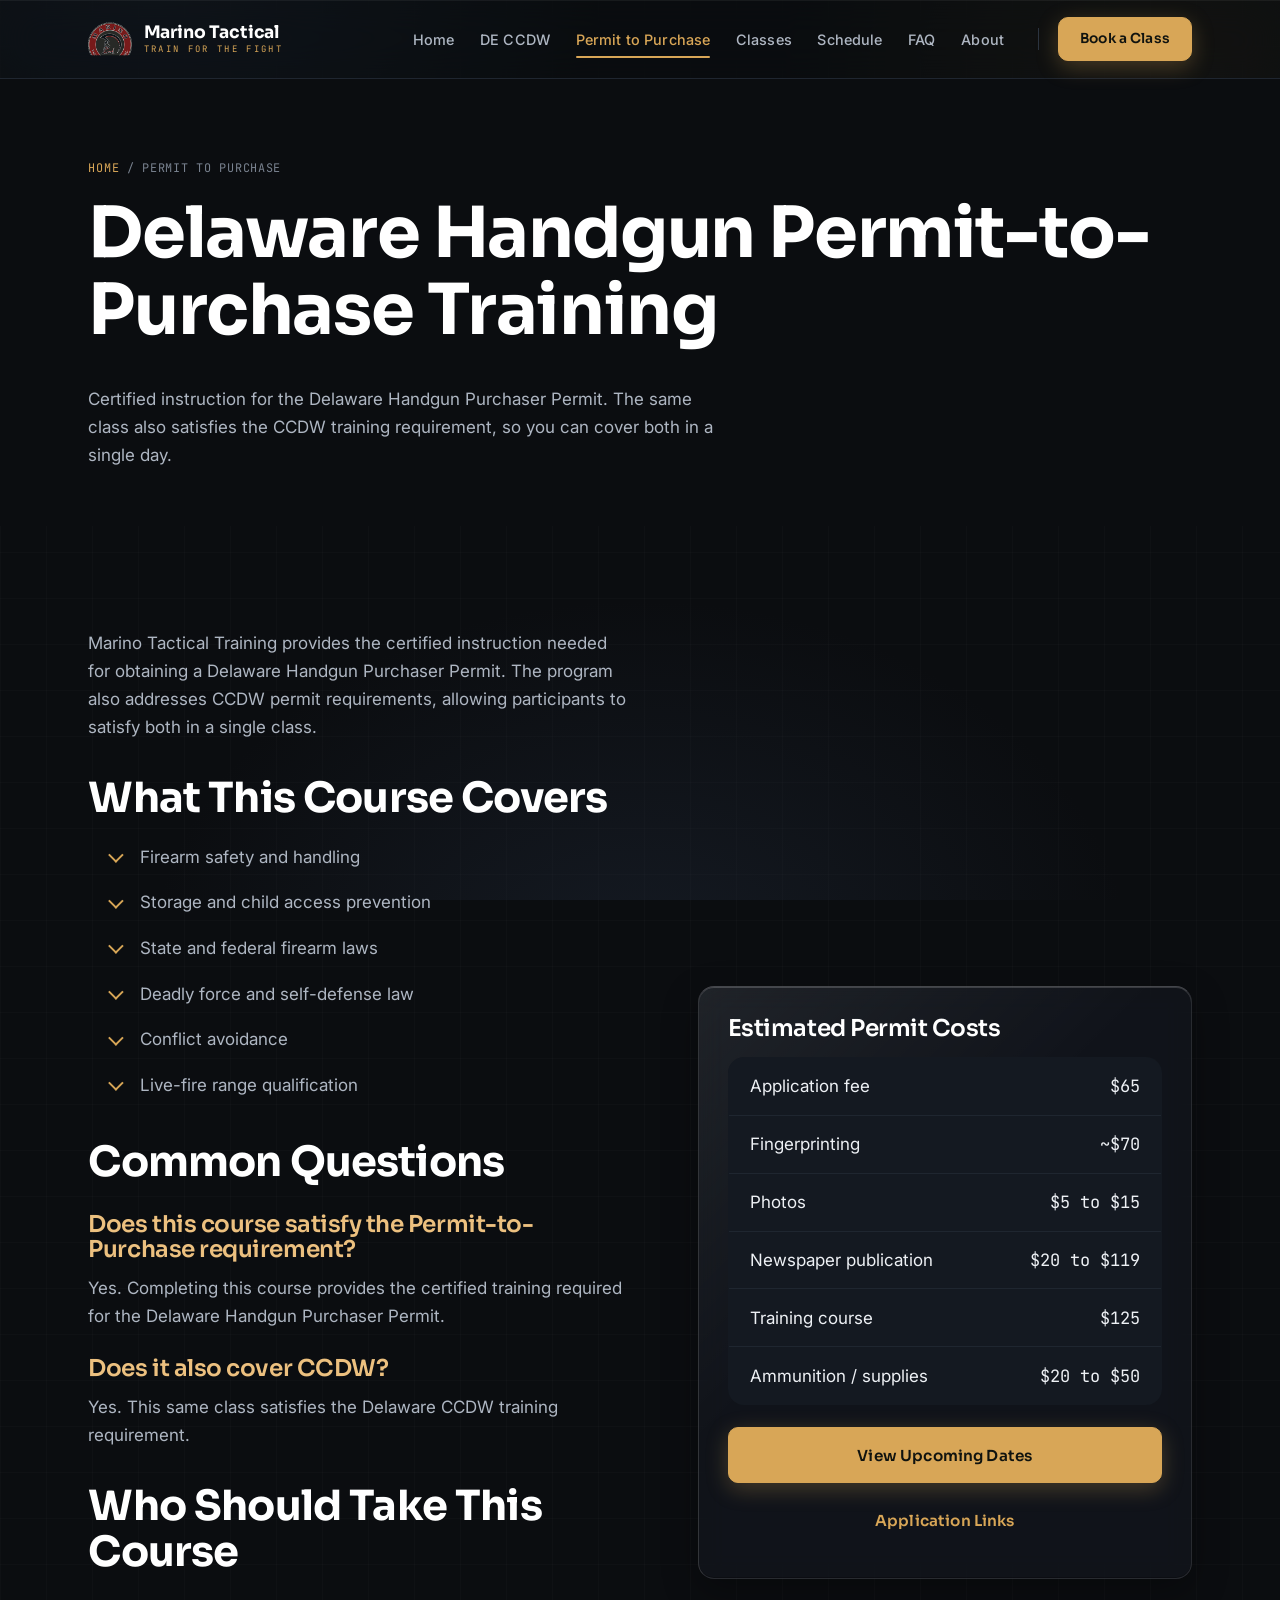
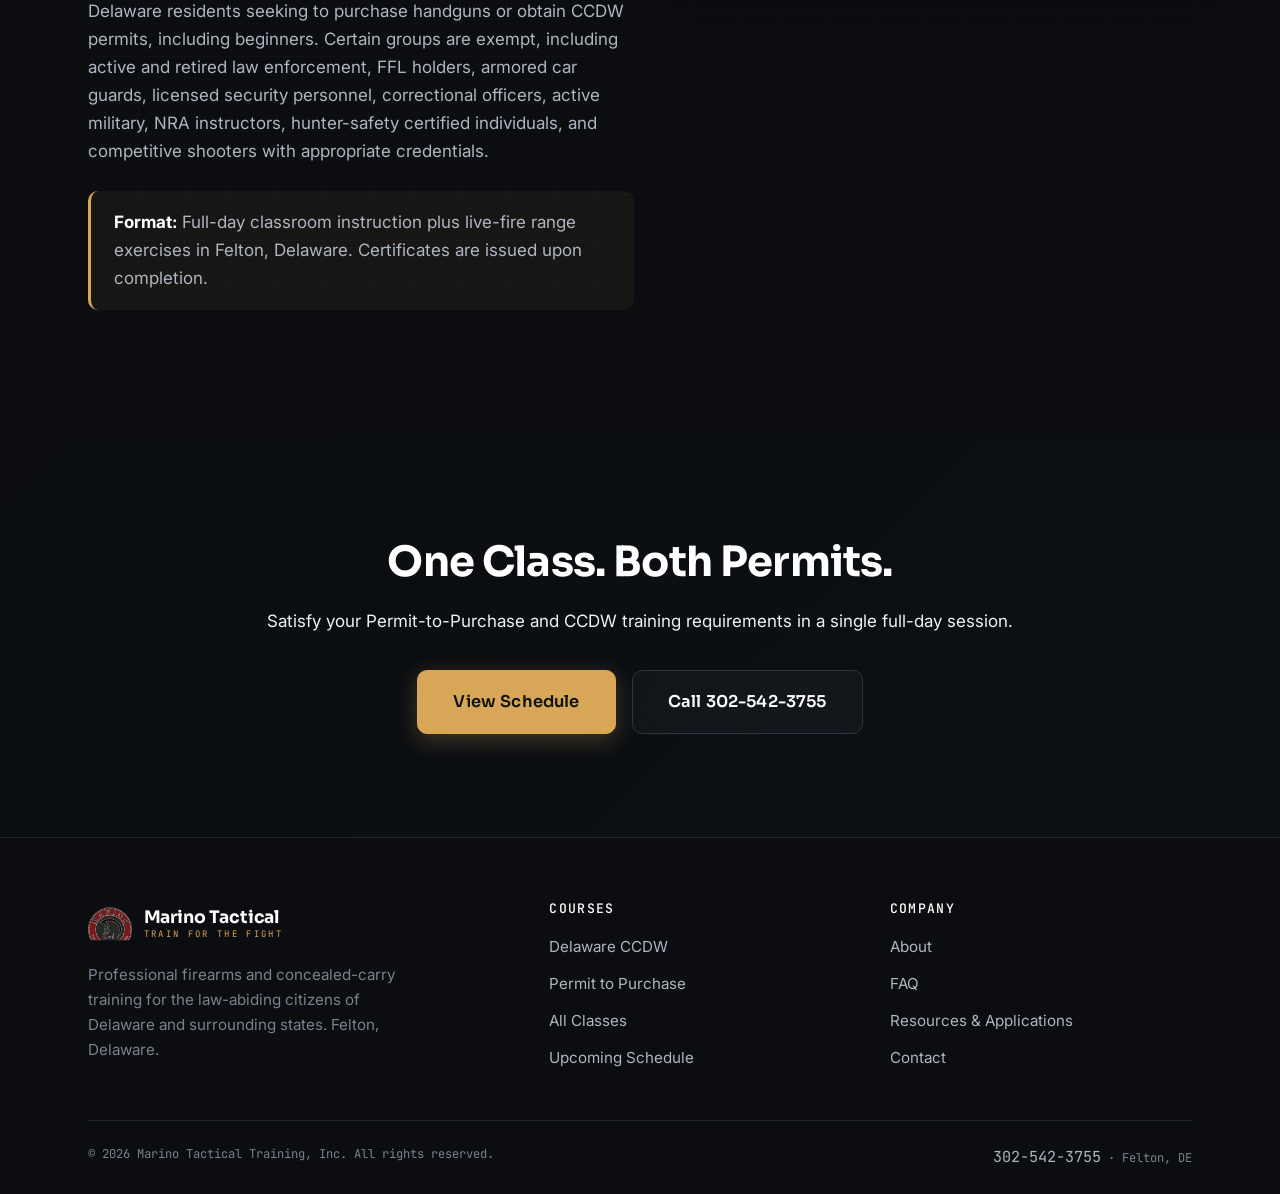
<file: site/permit-to-purchase.html>
<!DOCTYPE html>
<html lang="en">
<head>
  <script>document.documentElement.className+=" js";</script>
  <meta charset="UTF-8" />
  <meta name="viewport" content="width=device-width, initial-scale=1.0, viewport-fit=cover" />
  <meta name="robots" content="noindex, nofollow" />
  <title>Delaware Permit-to-Purchase Training | Marino Tactical Training</title>
  <meta name="description" content="Certified Delaware Handgun Permit-to-Purchase training in Felton, DE. One class satisfies both the Handgun Purchaser Permit and CCDW training requirement. Beginners welcome." />
  <link rel="canonical" href="https://mistyrose-rhinoceros-214854.hostingersite.com/permit-to-purchase.html" />
  <meta property="og:type" content="website" />
  <meta property="og:title" content="Delaware Permit-to-Purchase Training | Marino Tactical Training" />
  <meta property="og:description" content="One certified class satisfies both the Delaware Handgun Purchaser Permit and the CCDW training requirement." />
  <meta property="og:url" content="https://mistyrose-rhinoceros-214854.hostingersite.com/permit-to-purchase.html" />
  <link rel="icon" type="image/svg+xml" href="favicon.svg" />
  <link rel="preconnect" href="https://fonts.googleapis.com" />
  <link rel="preconnect" href="https://fonts.gstatic.com" crossorigin />
  <link href="https://fonts.googleapis.com/css2?family=Sora:wght@400;500;600;700;800&family=Inter:wght@400;500;600;700&family=JetBrains+Mono:wght@400;500&display=swap" rel="stylesheet" />
  <link rel="stylesheet" href="styles.css?v=glass4" />
</head>
<body>
  <header class="site-header">
    <div class="container nav">
      <a class="brand" href="index.html" aria-label="Marino Tactical Training home">
        <span class="brand-mark"><img src="assets/marino/logo.png" alt="Marino Tactical Training logo" width="46" height="46" /></span>
        <span class="brand-name">Marino Tactical<span>Train For The Fight</span></span>
      </a>
      <button class="nav-toggle" aria-label="Toggle menu" aria-expanded="false"><span></span><span></span><span></span></button>
      <ul class="nav-links">
        <li><a href="index.html" data-num="01">Home</a></li>
        <li><a href="ccdw.html" data-num="02">DE CCDW</a></li>
        <li><a href="permit-to-purchase.html" class="active" data-num="03">Permit to Purchase</a></li>
        <li><a href="classes.html" data-num="04">Classes</a></li>
        <li><a href="schedule.html" data-num="05">Schedule</a></li>
        <li><a href="faq.html" data-num="06">FAQ</a></li>
        <li><a href="about.html" data-num="07">About</a></li>
        <li class="nav-theme"><button class="theme-toggle" aria-label="Switch theme" aria-pressed="false"><span class="tt-knob"></span><span class="tt-opt tt-camo">Camo</span><span class="tt-opt tt-usa">USA</span></button></li>

        <li class="nav-cta"><a href="contact.html" class="btn btn--primary">Book a Class</a></li>
      </ul>
    </div>
  </header>

  <main>
    <section class="page-hero">
      <div class="container">
        <div class="breadcrumb"><a href="index.html">Home</a> / Permit to Purchase</div>
        <h1 class="stencil">Delaware Handgun Permit-to-Purchase Training</h1>
        <p>Certified instruction for the Delaware Handgun Purchaser Permit. The same class also satisfies the CCDW training requirement, so you can cover both in a single day.</p>
      </div>
    </section>

    <section class="section">
      <div class="container">
        <div class="split">
          <div class="prose">
            <p>Marino Tactical Training provides the certified instruction needed for obtaining a Delaware Handgun Purchaser Permit. The program also addresses CCDW permit requirements, allowing participants to satisfy both in a single class.</p>

            <h2>What This Course Covers</h2>
            <ul class="checklist">
              <li>Firearm safety and handling</li>
              <li>Storage and child access prevention</li>
              <li>State and federal firearm laws</li>
              <li>Deadly force and self-defense law</li>
              <li>Conflict avoidance</li>
              <li>Live-fire range qualification</li>
            </ul>

            <h2>Common Questions</h2>
            <h3>Does this course satisfy the Permit-to-Purchase requirement?</h3>
            <p>Yes. Completing this course provides the certified training required for the Delaware Handgun Purchaser Permit.</p>
            <h3>Does it also cover CCDW?</h3>
            <p>Yes. This same class satisfies the Delaware CCDW training requirement.</p>

            <h2>Who Should Take This Course</h2>
            <p>Delaware residents seeking to purchase handguns or obtain CCDW permits, including beginners. Certain groups are exempt, including active and retired law enforcement, FFL holders, armored car guards, licensed security personnel, correctional officers, active military, NRA instructors, hunter-safety certified individuals, and competitive shooters with appropriate credentials.</p>

            <div class="callout">
              <strong>Format:</strong> Full-day classroom instruction plus live-fire range exercises in Felton, Delaware. Certificates are issued upon completion.
            </div>
          </div>

          <aside>
            <div class="card">
              <h3>Estimated Permit Costs</h3>
              <table class="cost-table" style="margin-top:1rem">
                <tbody>
                  <tr><td>Application fee</td><td>$65</td></tr>
                  <tr><td>Fingerprinting</td><td>~$70</td></tr>
                  <tr><td>Photos</td><td>$5 to $15</td></tr>
                  <tr><td>Newspaper publication</td><td>$20 to $119</td></tr>
                  <tr><td>Training course</td><td>$125</td></tr>
                  <tr><td>Ammunition / supplies</td><td>$20 to $50</td></tr>
                </tbody>
              </table>
              <a href="schedule.html" class="btn btn--primary" style="margin-top:1.4rem;width:100%">View Upcoming Dates</a>
              <a href="resources.html" class="btn btn--dark" style="margin-top:0.6rem;width:100%">Application Links</a>
            </div>
          </aside>
        </div>
      </div>
    </section>

    <section class="section cta-band">
      <div class="container">
        <h2>One Class. Both Permits.</h2>
        <p>Satisfy your Permit-to-Purchase and CCDW training requirements in a single full-day session.</p>
        <div class="hero-actions" style="justify-content:center">
          <a href="schedule.html" class="btn btn--primary btn--lg">View Schedule</a>
          <a href="tel:+13025423755" class="btn btn--ghost btn--lg">Call 302-542-3755</a>
        </div>
      </div>
    </section>
  </main>

  <footer class="site-footer">
    <div class="container">
      <div class="footer-grid">
        <div class="footer-brand">
          <a class="brand" href="index.html"><span class="brand-mark"><img src="assets/marino/logo.png" alt="Marino Tactical Training logo" width="46" height="46" /></span><span class="brand-name">Marino Tactical<span>Train For The Fight</span></span></a>
          <p>Professional firearms and concealed-carry training for the law-abiding citizens of Delaware and surrounding states. Felton, Delaware.</p>
        </div>
        <div><h4>Courses</h4><ul><li><a href="ccdw.html" data-num="02">Delaware CCDW</a></li><li><a href="permit-to-purchase.html" data-num="03">Permit to Purchase</a></li><li><a href="classes.html" data-num="04">All Classes</a></li><li><a href="schedule.html" data-num="05">Upcoming Schedule</a></li></ul></div>
        <div><h4>Company</h4><ul><li><a href="about.html" data-num="07">About</a></li><li><a href="faq.html" data-num="06">FAQ</a></li><li><a href="resources.html">Resources &amp; Applications</a></li><li><a href="contact.html">Contact</a></li></ul></div>
      </div>
      <div class="footer-bottom">
        <span>&copy; <span id="year">2026</span> Marino Tactical Training, Inc. All rights reserved.</span>
        <span><a href="tel:+13025423755">302-542-3755</a> &middot; Felton, DE</span>
      </div>
    </div>
  </footer>
  <script src="app.js?v=glass4"></script>
</body>
</html>
</file>
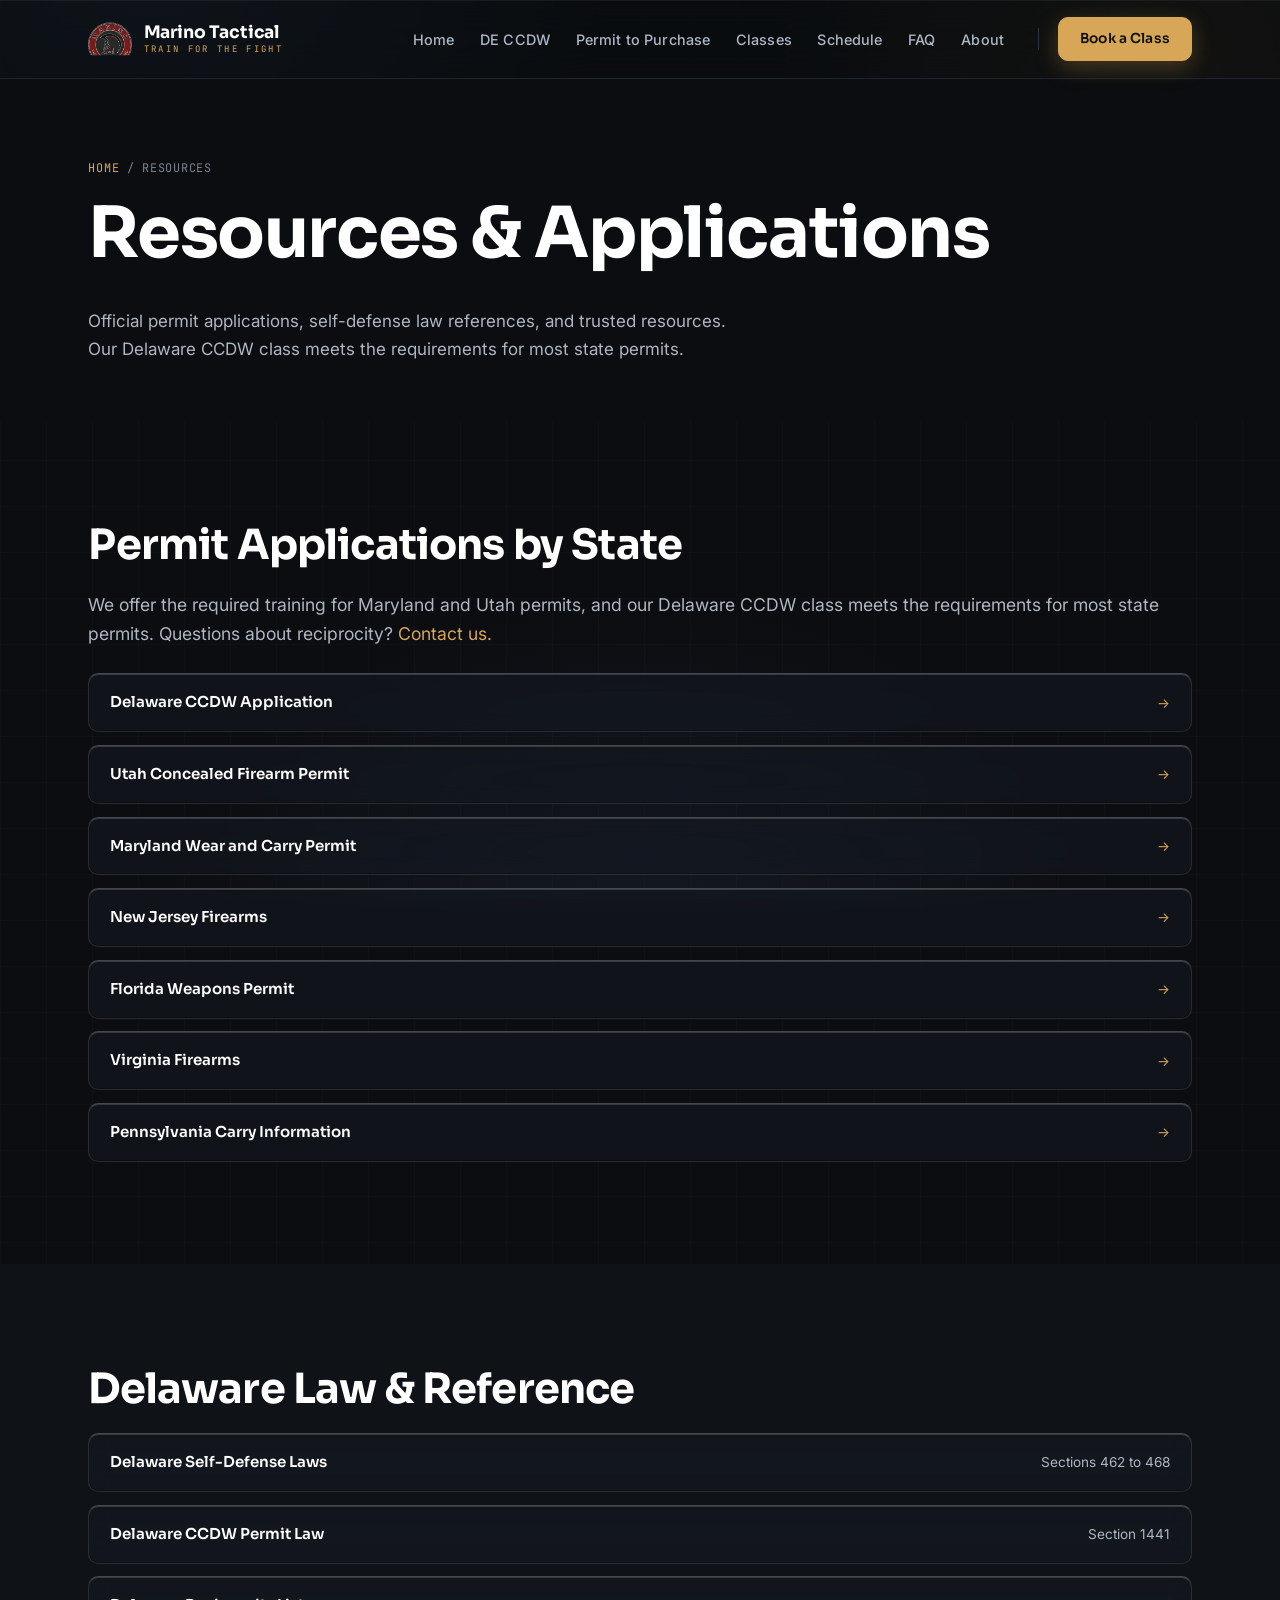
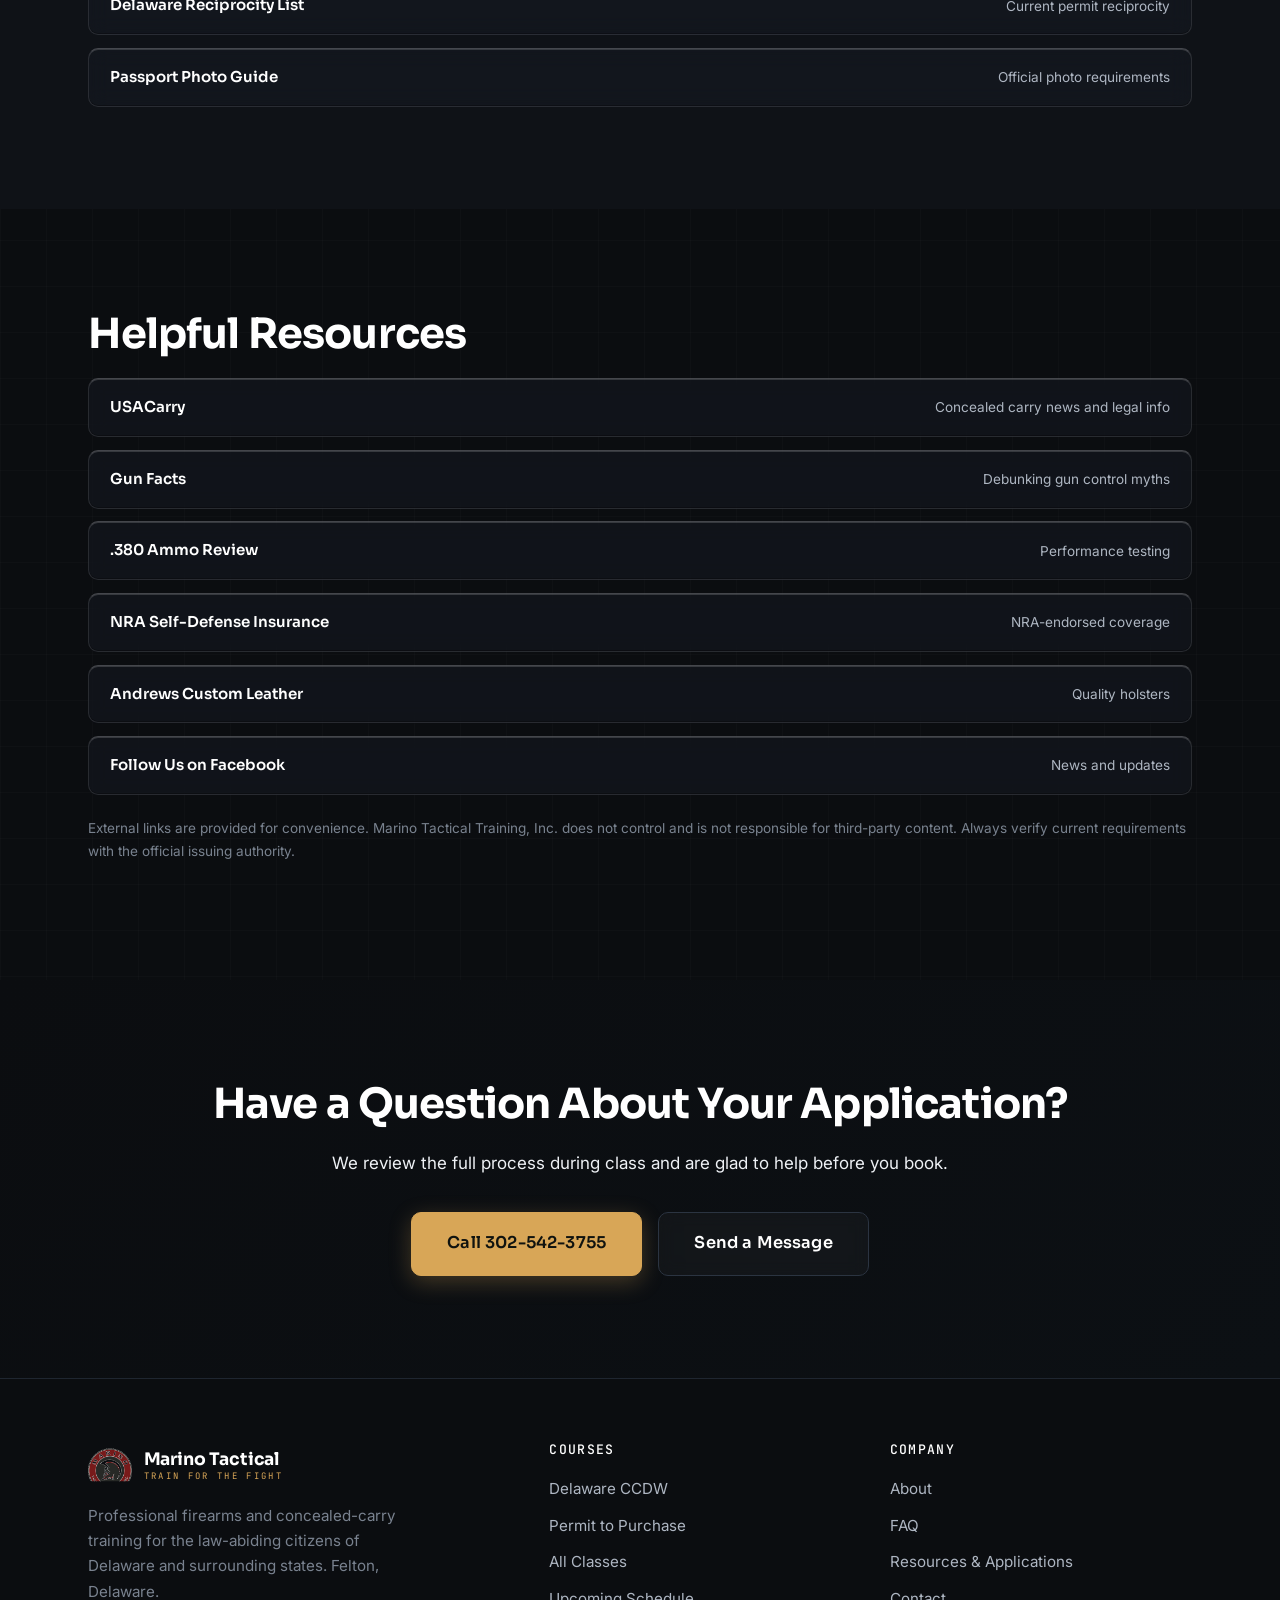
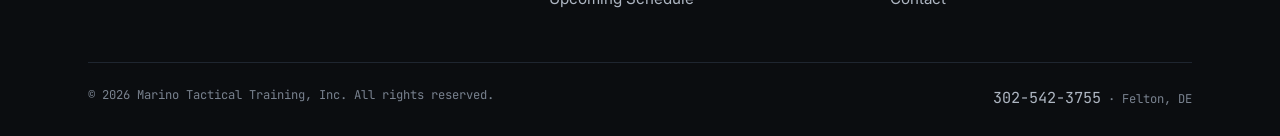
<file: site/resources.html>
<!DOCTYPE html>
<html lang="en">
<head>
  <script>document.documentElement.className+=" js";</script>
  <meta charset="UTF-8" />
  <meta name="viewport" content="width=device-width, initial-scale=1.0, viewport-fit=cover" />
  <meta name="robots" content="noindex, nofollow" />
  <title>Resources &amp; Permit Applications | Marino Tactical Training</title>
  <meta name="description" content="Concealed carry permit application links for Delaware, Utah, Maryland, New Jersey, Florida, Virginia, and Pennsylvania, plus self-defense law references and helpful resources." />
  <link rel="canonical" href="https://mistyrose-rhinoceros-214854.hostingersite.com/resources.html" />
  <meta property="og:type" content="website" />
  <meta property="og:title" content="Resources & Permit Applications | Marino Tactical Training" />
  <meta property="og:description" content="Permit application links and self-defense law references for Delaware and surrounding states." />
  <meta property="og:url" content="https://mistyrose-rhinoceros-214854.hostingersite.com/resources.html" />
  <link rel="icon" type="image/svg+xml" href="favicon.svg" />
  <link rel="preconnect" href="https://fonts.googleapis.com" />
  <link rel="preconnect" href="https://fonts.gstatic.com" crossorigin />
  <link href="https://fonts.googleapis.com/css2?family=Sora:wght@400;500;600;700;800&family=Inter:wght@400;500;600;700&family=JetBrains+Mono:wght@400;500&display=swap" rel="stylesheet" />
  <link rel="stylesheet" href="styles.css?v=glass4" />
</head>
<body>
  <header class="site-header">
    <div class="container nav">
      <a class="brand" href="index.html" aria-label="Marino Tactical Training home">
        <span class="brand-mark"><img src="assets/marino/logo.png" alt="Marino Tactical Training logo" width="46" height="46" /></span>
        <span class="brand-name">Marino Tactical<span>Train For The Fight</span></span>
      </a>
      <button class="nav-toggle" aria-label="Toggle menu" aria-expanded="false"><span></span><span></span><span></span></button>
      <ul class="nav-links">
        <li><a href="index.html" data-num="01">Home</a></li>
        <li><a href="ccdw.html" data-num="02">DE CCDW</a></li>
        <li><a href="permit-to-purchase.html" data-num="03">Permit to Purchase</a></li>
        <li><a href="classes.html" data-num="04">Classes</a></li>
        <li><a href="schedule.html" data-num="05">Schedule</a></li>
        <li><a href="faq.html" data-num="06">FAQ</a></li>
        <li><a href="about.html" data-num="07">About</a></li>
        <li class="nav-theme"><button class="theme-toggle" aria-label="Switch theme" aria-pressed="false"><span class="tt-knob"></span><span class="tt-opt tt-camo">Camo</span><span class="tt-opt tt-usa">USA</span></button></li>

        <li class="nav-cta"><a href="contact.html" class="btn btn--primary">Book a Class</a></li>
      </ul>
    </div>
  </header>

  <main>
    <section class="page-hero">
      <div class="container">
        <div class="breadcrumb"><a href="index.html">Home</a> / Resources</div>
        <h1 class="stencil">Resources &amp; Applications</h1>
        <p>Official permit applications, self-defense law references, and trusted resources. Our Delaware CCDW class meets the requirements for most state permits.</p>
      </div>
    </section>

    <section class="section">
      <div class="container">
        <h2>Permit Applications by State</h2>
        <p class="lead" style="margin-bottom:1.6rem">We offer the required training for Maryland and Utah permits, and our Delaware CCDW class meets the requirements for most state permits. Questions about reciprocity? <a href="contact.html">Contact us.</a></p>
        <div class="link-cards">
          <a href="http://courts.delaware.gov/superior/weapons.aspx" target="_blank" rel="noopener">Delaware CCDW Application <span class="arr">&rarr;</span></a>
          <a href="http://bci.utah.gov/concealed-firearm/how-do-i-apply-for-a-concealed-firearm-permit/" target="_blank" rel="noopener">Utah Concealed Firearm Permit <span class="arr">&rarr;</span></a>
          <a href="https://mdsp.maryland.gov/Organization/Pages/CriminalInvestigationBureau/LicensingDivision/Firearms/WearandCarryPermit.aspx" target="_blank" rel="noopener">Maryland Wear and Carry Permit <span class="arr">&rarr;</span></a>
          <a href="https://nj.gov/njsp/firearms/" target="_blank" rel="noopener">New Jersey Firearms <span class="arr">&rarr;</span></a>
          <a href="http://licgweb.doacs.state.fl.us/weapons/index.html" target="_blank" rel="noopener">Florida Weapons Permit <span class="arr">&rarr;</span></a>
          <a href="https://www.virginia.gov/services/public-safety/firearms/" target="_blank" rel="noopener">Virginia Firearms <span class="arr">&rarr;</span></a>
          <a href="https://www.psp.pa.gov/firearms-information/pages/carrying-firearms-in-pennsylvania.aspx" target="_blank" rel="noopener">Pennsylvania Carry Information <span class="arr">&rarr;</span></a>
        </div>
      </div>
    </section>

    <section class="section section--panel">
      <div class="container">
        <h2>Delaware Law &amp; Reference</h2>
        <div class="link-cards">
          <a href="http://delcode.delaware.gov/title11/c004/index.shtml" target="_blank" rel="noopener">Delaware Self-Defense Laws <span>Sections 462 to 468</span></a>
          <a href="http://delcode.delaware.gov/title11/c005/sc07/index.shtml" target="_blank" rel="noopener">Delaware CCDW Permit Law <span>Section 1441</span></a>
          <a href="https://attorneygeneral.delaware.gov/criminal/concealed-carry-deadly-weapons-ccdw/" target="_blank" rel="noopener">Delaware Reciprocity List <span>Current permit reciprocity</span></a>
          <a href="https://travel.state.gov/content/travel/en/passports/requirements/photos.html" target="_blank" rel="noopener">Passport Photo Guide <span>Official photo requirements</span></a>
        </div>
      </div>
    </section>

    <section class="section">
      <div class="container">
        <h2>Helpful Resources</h2>
        <div class="link-cards">
          <a href="https://www.usacarry.com/concealed-carry-resources.html" target="_blank" rel="noopener">USACarry <span>Concealed carry news and legal info</span></a>
          <a href="http://www.gunfacts.info" target="_blank" rel="noopener">Gun Facts <span>Debunking gun control myths</span></a>
          <a href="http://shootingthebull.net/blog/final-results-of-the-380-acp-ammo-quest/" target="_blank" rel="noopener">.380 Ammo Review <span>Performance testing</span></a>
          <a href="https://mynrainsurance.com/insurance-products/self-defense" target="_blank" rel="noopener">NRA Self-Defense Insurance <span>NRA-endorsed coverage</span></a>
          <a href="http://www.andrewsleather.com/" target="_blank" rel="noopener">Andrews Custom Leather <span>Quality holsters</span></a>
          <a href="https://www.facebook.com/marinotactical" target="_blank" rel="noopener">Follow Us on Facebook <span>News and updates</span></a>
        </div>
        <p class="disclaimer" style="margin-top:1.4rem">External links are provided for convenience. Marino Tactical Training, Inc. does not control and is not responsible for third-party content. Always verify current requirements with the official issuing authority.</p>
      </div>
    </section>

    <section class="section cta-band">
      <div class="container">
        <h2>Have a Question About Your Application?</h2>
        <p>We review the full process during class and are glad to help before you book.</p>
        <div class="hero-actions" style="justify-content:center">
          <a href="tel:+13025423755" class="btn btn--primary btn--lg">Call 302-542-3755</a>
          <a href="contact.html" class="btn btn--ghost btn--lg">Send a Message</a>
        </div>
      </div>
    </section>
  </main>

  <footer class="site-footer">
    <div class="container">
      <div class="footer-grid">
        <div class="footer-brand">
          <a class="brand" href="index.html"><span class="brand-mark"><img src="assets/marino/logo.png" alt="Marino Tactical Training logo" width="46" height="46" /></span><span class="brand-name">Marino Tactical<span>Train For The Fight</span></span></a>
          <p>Professional firearms and concealed-carry training for the law-abiding citizens of Delaware and surrounding states. Felton, Delaware.</p>
        </div>
        <div><h4>Courses</h4><ul><li><a href="ccdw.html" data-num="02">Delaware CCDW</a></li><li><a href="permit-to-purchase.html" data-num="03">Permit to Purchase</a></li><li><a href="classes.html" data-num="04">All Classes</a></li><li><a href="schedule.html" data-num="05">Upcoming Schedule</a></li></ul></div>
        <div><h4>Company</h4><ul><li><a href="about.html" data-num="07">About</a></li><li><a href="faq.html" data-num="06">FAQ</a></li><li><a href="resources.html">Resources &amp; Applications</a></li><li><a href="contact.html">Contact</a></li></ul></div>
      </div>
      <div class="footer-bottom">
        <span>&copy; <span id="year">2026</span> Marino Tactical Training, Inc. All rights reserved.</span>
        <span><a href="tel:+13025423755">302-542-3755</a> &middot; Felton, DE</span>
      </div>
    </div>
  </footer>
  <script src="app.js?v=glass4"></script>
</body>
</html>
</file>
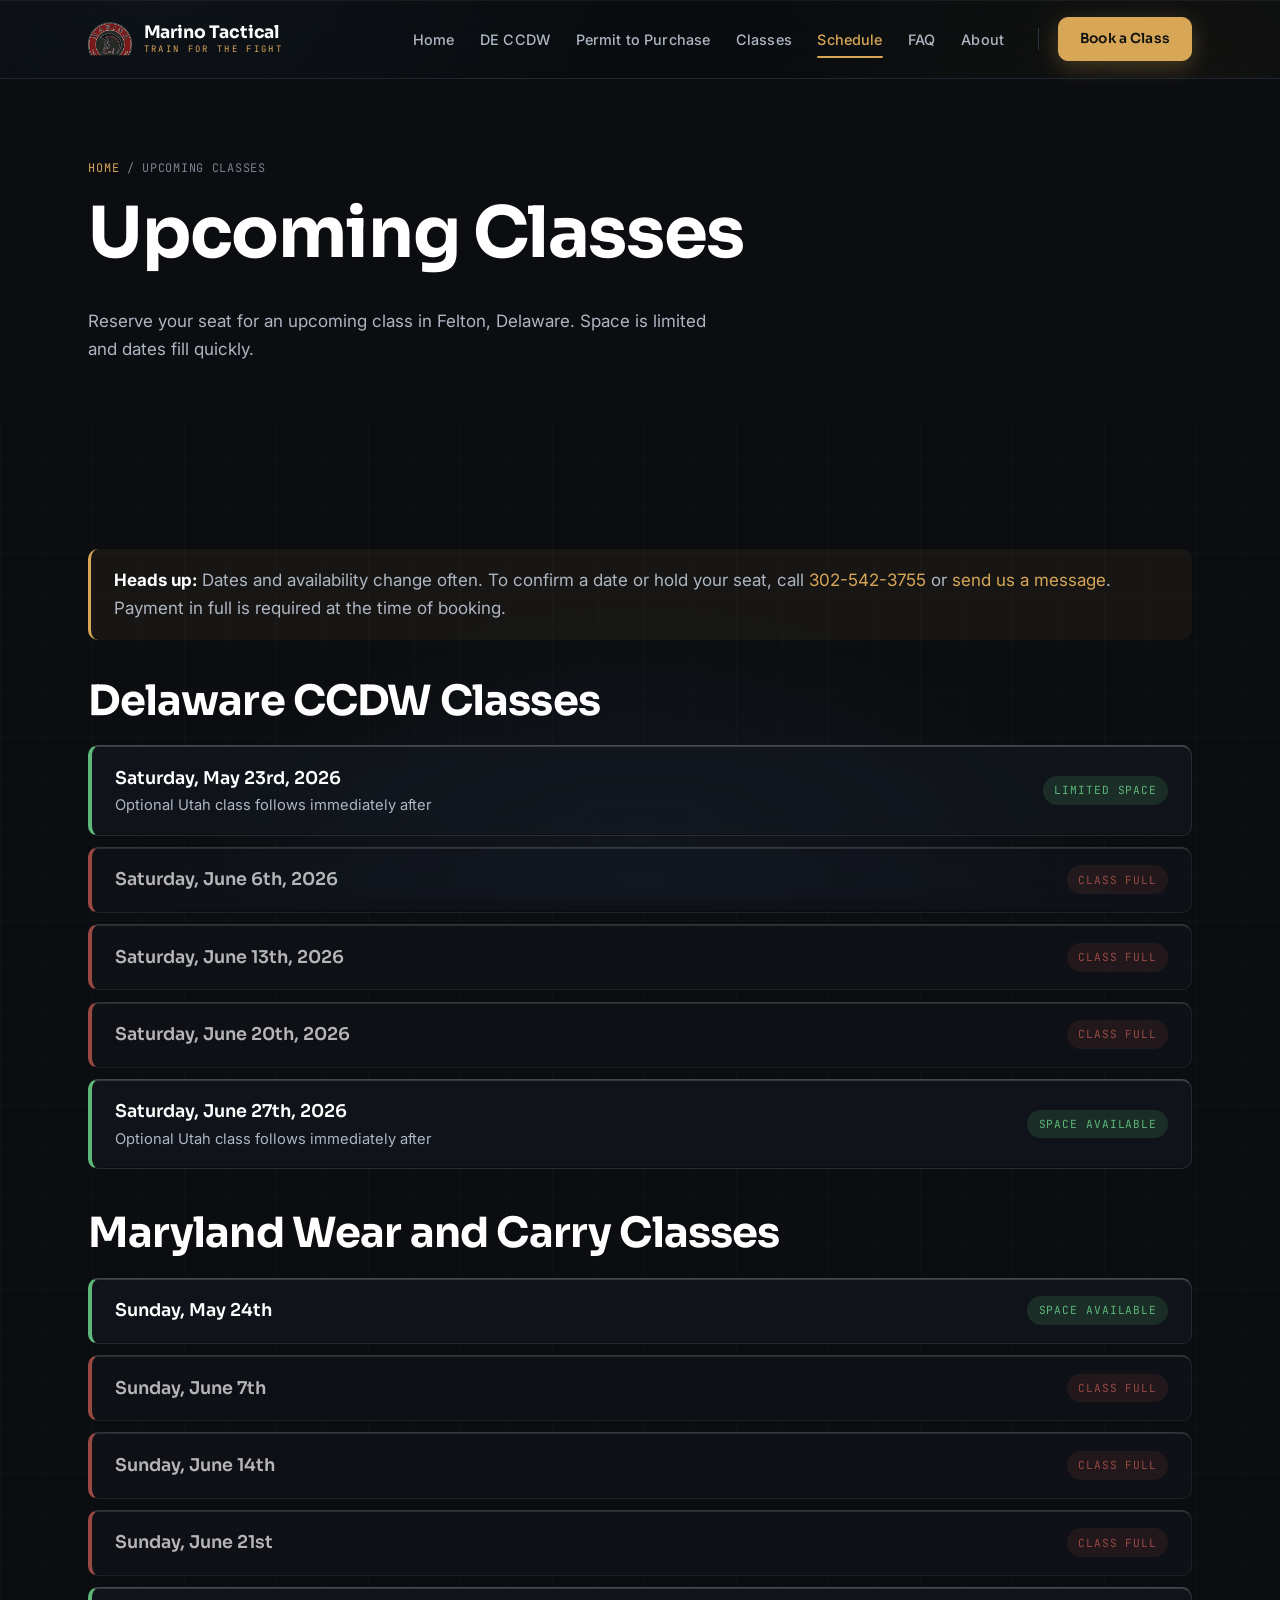
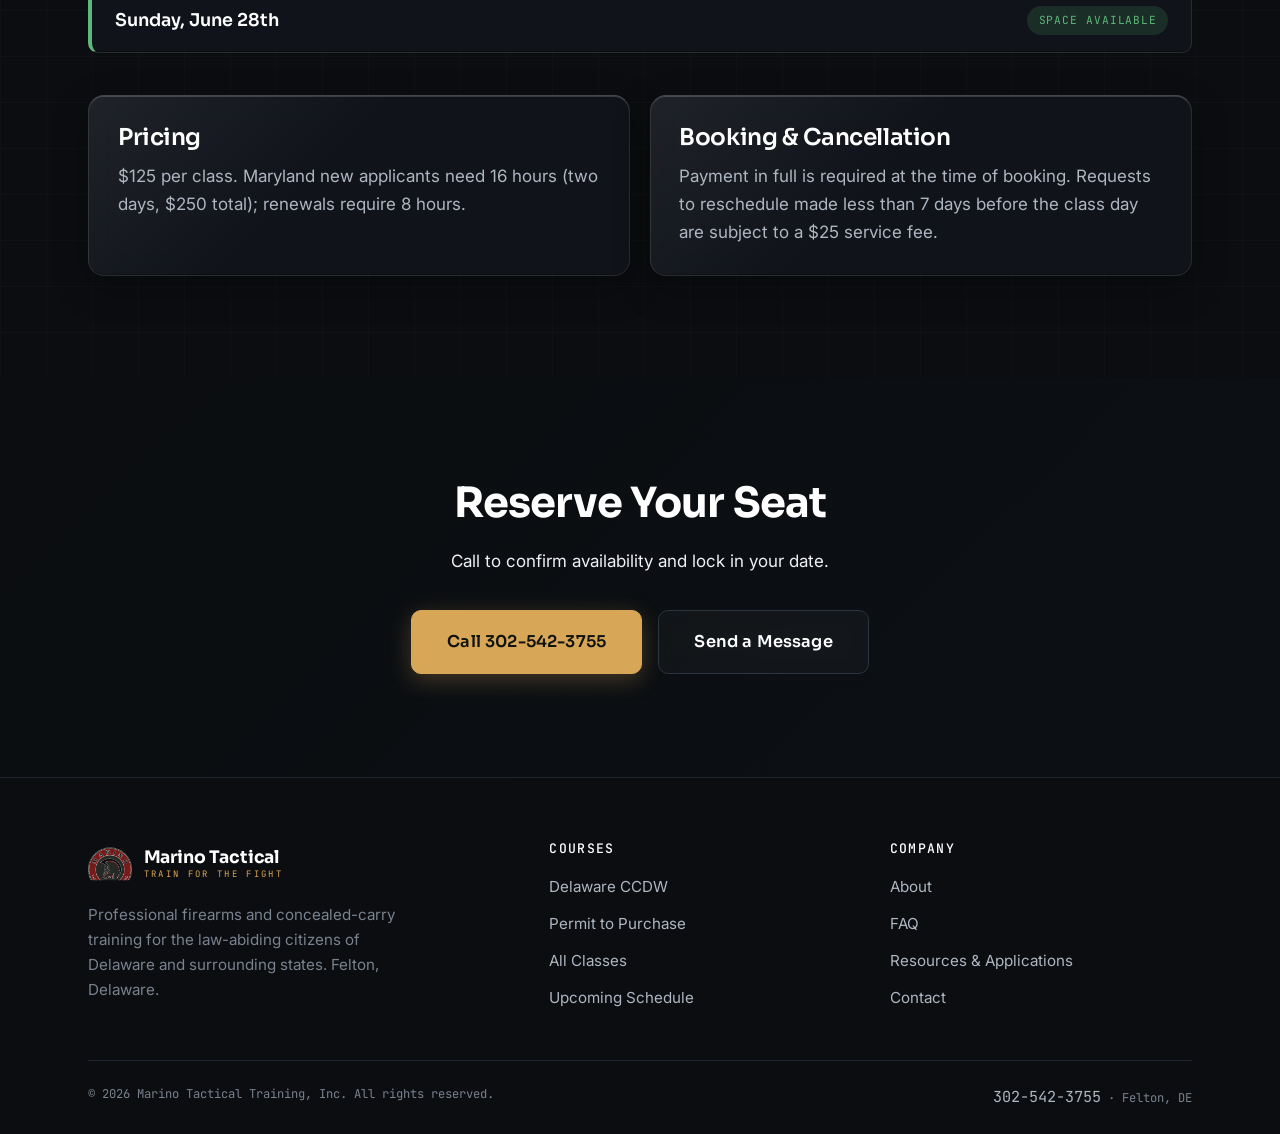
<file: site/schedule.html>
<!DOCTYPE html>
<html lang="en">
<head>
  <script>document.documentElement.className+=" js";</script>
  <meta charset="UTF-8" />
  <meta name="viewport" content="width=device-width, initial-scale=1.0, viewport-fit=cover" />
  <meta name="robots" content="noindex, nofollow" />
  <title>Upcoming Classes | Marino Tactical Training</title>
  <meta name="description" content="Upcoming Delaware CCDW and Maryland Wear and Carry class dates in Felton, DE. Reserve your seat. Payment in full required at booking. Call 302-542-3755." />
  <link rel="canonical" href="https://mistyrose-rhinoceros-214854.hostingersite.com/schedule.html" />
  <meta property="og:type" content="website" />
  <meta property="og:title" content="Upcoming Classes | Marino Tactical Training" />
  <meta property="og:description" content="Upcoming Delaware CCDW and Maryland Wear and Carry dates in Felton, DE. Reserve your seat." />
  <meta property="og:url" content="https://mistyrose-rhinoceros-214854.hostingersite.com/schedule.html" />
  <link rel="icon" type="image/svg+xml" href="favicon.svg" />
  <link rel="preconnect" href="https://fonts.googleapis.com" />
  <link rel="preconnect" href="https://fonts.gstatic.com" crossorigin />
  <link href="https://fonts.googleapis.com/css2?family=Sora:wght@400;500;600;700;800&family=Inter:wght@400;500;600;700&family=JetBrains+Mono:wght@400;500&display=swap" rel="stylesheet" />
  <link rel="stylesheet" href="styles.css?v=glass4" />
</head>
<body>
  <header class="site-header">
    <div class="container nav">
      <a class="brand" href="index.html" aria-label="Marino Tactical Training home">
        <span class="brand-mark"><img src="assets/marino/logo.png" alt="Marino Tactical Training logo" width="46" height="46" /></span>
        <span class="brand-name">Marino Tactical<span>Train For The Fight</span></span>
      </a>
      <button class="nav-toggle" aria-label="Toggle menu" aria-expanded="false"><span></span><span></span><span></span></button>
      <ul class="nav-links">
        <li><a href="index.html" data-num="01">Home</a></li>
        <li><a href="ccdw.html" data-num="02">DE CCDW</a></li>
        <li><a href="permit-to-purchase.html" data-num="03">Permit to Purchase</a></li>
        <li><a href="classes.html" data-num="04">Classes</a></li>
        <li><a href="schedule.html" class="active" data-num="05">Schedule</a></li>
        <li><a href="faq.html" data-num="06">FAQ</a></li>
        <li><a href="about.html" data-num="07">About</a></li>
        <li class="nav-theme"><button class="theme-toggle" aria-label="Switch theme" aria-pressed="false"><span class="tt-knob"></span><span class="tt-opt tt-camo">Camo</span><span class="tt-opt tt-usa">USA</span></button></li>

        <li class="nav-cta"><a href="contact.html" class="btn btn--primary">Book a Class</a></li>
      </ul>
    </div>
  </header>

  <main>
    <section class="page-hero">
      <div class="container">
        <div class="breadcrumb"><a href="index.html">Home</a> / Upcoming Classes</div>
        <h1 class="stencil">Upcoming Classes</h1>
        <p>Reserve your seat for an upcoming class in Felton, Delaware. Space is limited and dates fill quickly.</p>
      </div>
    </section>

    <section class="section">
      <div class="container">
        <div class="callout" style="max-width:none;margin-bottom:2.4rem">
          <strong>Heads up:</strong> Dates and availability change often. To confirm a date or hold your seat, call <a href="tel:+13025423755">302-542-3755</a> or <a href="contact.html">send us a message</a>. Payment in full is required at the time of booking.
        </div>

        <div class="schedule-group">
          <h2>Delaware CCDW Classes</h2>
          <div class="class-row open">
            <div><div class="date">Saturday, May 23rd, 2026</div><div class="meta">Optional Utah class follows immediately after</div></div>
            <span class="status-pill avail">Limited Space</span>
          </div>
          <div class="class-row full">
            <div><div class="date">Saturday, June 6th, 2026</div></div>
            <span class="status-pill fullp">Class Full</span>
          </div>
          <div class="class-row full">
            <div><div class="date">Saturday, June 13th, 2026</div></div>
            <span class="status-pill fullp">Class Full</span>
          </div>
          <div class="class-row full">
            <div><div class="date">Saturday, June 20th, 2026</div></div>
            <span class="status-pill fullp">Class Full</span>
          </div>
          <div class="class-row open">
            <div><div class="date">Saturday, June 27th, 2026</div><div class="meta">Optional Utah class follows immediately after</div></div>
            <span class="status-pill avail">Space Available</span>
          </div>
        </div>

        <div class="schedule-group">
          <h2>Maryland Wear and Carry Classes</h2>
          <div class="class-row open">
            <div><div class="date">Sunday, May 24th</div></div>
            <span class="status-pill avail">Space Available</span>
          </div>
          <div class="class-row full">
            <div><div class="date">Sunday, June 7th</div></div>
            <span class="status-pill fullp">Class Full</span>
          </div>
          <div class="class-row full">
            <div><div class="date">Sunday, June 14th</div></div>
            <span class="status-pill fullp">Class Full</span>
          </div>
          <div class="class-row full">
            <div><div class="date">Sunday, June 21st</div></div>
            <span class="status-pill fullp">Class Full</span>
          </div>
          <div class="class-row open">
            <div><div class="date">Sunday, June 28th</div></div>
            <span class="status-pill avail">Space Available</span>
          </div>
        </div>

        <div class="grid grid-2" style="margin-top:2.4rem">
          <div class="card">
            <h3>Pricing</h3>
            <p>$125 per class. Maryland new applicants need 16 hours (two days, $250 total); renewals require 8 hours.</p>
          </div>
          <div class="card">
            <h3>Booking &amp; Cancellation</h3>
            <p>Payment in full is required at the time of booking. Requests to reschedule made less than 7 days before the class day are subject to a $25 service fee.</p>
          </div>
        </div>
      </div>
    </section>

    <section class="section cta-band">
      <div class="container">
        <h2>Reserve Your Seat</h2>
        <p>Call to confirm availability and lock in your date.</p>
        <div class="hero-actions" style="justify-content:center">
          <a href="tel:+13025423755" class="btn btn--primary btn--lg">Call 302-542-3755</a>
          <a href="contact.html" class="btn btn--ghost btn--lg">Send a Message</a>
        </div>
      </div>
    </section>
  </main>

  <footer class="site-footer">
    <div class="container">
      <div class="footer-grid">
        <div class="footer-brand">
          <a class="brand" href="index.html"><span class="brand-mark"><img src="assets/marino/logo.png" alt="Marino Tactical Training logo" width="46" height="46" /></span><span class="brand-name">Marino Tactical<span>Train For The Fight</span></span></a>
          <p>Professional firearms and concealed-carry training for the law-abiding citizens of Delaware and surrounding states. Felton, Delaware.</p>
        </div>
        <div><h4>Courses</h4><ul><li><a href="ccdw.html" data-num="02">Delaware CCDW</a></li><li><a href="permit-to-purchase.html" data-num="03">Permit to Purchase</a></li><li><a href="classes.html" data-num="04">All Classes</a></li><li><a href="schedule.html" data-num="05">Upcoming Schedule</a></li></ul></div>
        <div><h4>Company</h4><ul><li><a href="about.html" data-num="07">About</a></li><li><a href="faq.html" data-num="06">FAQ</a></li><li><a href="resources.html">Resources &amp; Applications</a></li><li><a href="contact.html">Contact</a></li></ul></div>
      </div>
      <div class="footer-bottom">
        <span>&copy; <span id="year">2026</span> Marino Tactical Training, Inc. All rights reserved.</span>
        <span><a href="tel:+13025423755">302-542-3755</a> &middot; Felton, DE</span>
      </div>
    </div>
  </footer>
  <script src="app.js?v=glass4"></script>
</body>
</html>
</file>
<file: site/styles.css>
/* ============================================================
   MARINO TACTICAL TRAINING | Professional Glass UI
   Refined dark "onyx + steel" system with frosted glass panels,
   directional edge lighting, depth, grain, and a single restrained
   brand accent (signal amber). Performance-safe: transform/opacity
   animation only, reduced-motion safe. No gimmick layers.
   Glass craft per Dev/Glass UI craft reference (8 moves).
   ============================================================ */

:root {
  /* ---- Base surfaces (onyx / steel, faintly cool) ---- */
  --bg:        #0b0d10;   /* page base */
  --bg-2:      #0f1217;   /* raised section */
  --bg-3:      #141921;   /* panel */
  --line:      #1f2630;   /* hairline border */
  --line-2:    #2b3441;   /* stronger border / hover */
  --steel:     #3a4453;   /* muted strokes */

  /* ---- Text ---- */
  --text:      #eef1f5;   /* primary */
  --text-soft: #aeb6c2;   /* secondary */
  --muted:     #79828f;   /* tertiary / labels */

  /* ---- Brand accent (single, restrained: signal amber) ---- */
  --accent:    #d8a657;   /* warm signal amber */
  --accent-2:  #ecc07f;   /* lighter amber for hovers */
  --accent-ink:#10130f;   /* dark text on amber fills */
  --accent-rgb: 216,166,87;

  /* status */
  --go:        #5db87a;
  --danger:    #d8645a;

  /* ---- Glass tokens (move 1,2,5,8 baked in) ---- */
  --glass-bg:    rgba(22,27,34,0.55);
  --glass-bg-hi: rgba(30,37,46,0.62);
  --glass-blur:  14px;
  --glass-sat:   1.5;
  --glass-rim:   rgba(255,255,255,0.10);
  --glass-rim-top: rgba(255,255,255,0.22);
  --glass-shadow: 0 18px 50px rgba(0,0,0,0.45);
  --glass-inner:
    inset 0 1px 0 rgba(255,255,255,0.16),
    inset 0 -1px 0 rgba(0,0,0,0.28);

  /* ---- Type ---- */
  --font-display: "Sora", system-ui, -apple-system, "Segoe UI", sans-serif;
  --font-body:    "Inter", system-ui, -apple-system, "Segoe UI", sans-serif;
  --font-mono:    "JetBrains Mono", ui-monospace, "SFMono-Regular", monospace;

  /* ---- Layout ---- */
  --maxw: 1180px;
  --header-h: 78px;
  --radius: 16px;       /* generous, glass-premium (move 6) */
  --radius-sm: 10px;
  --radius-lg: 22px;

  --ease-snap: cubic-bezier(0.22, 1, 0.36, 1);
  --ease-lux:  cubic-bezier(0.65, 0, 0.35, 1);
  --ease-spring: cubic-bezier(0.34, 1.4, 0.64, 1);
  --shadow: 0 18px 50px rgba(0,0,0,0.45);
}

* { box-sizing: border-box; }
html { scroll-behavior: smooth; -webkit-text-size-adjust: 100%; }

body {
  margin: 0;
  font-family: var(--font-body);
  color: var(--text);
  background-color: var(--bg);
  line-height: 1.65;
  font-size: 17px;
  overflow-x: hidden;
  -webkit-font-smoothing: antialiased;
  text-rendering: optimizeLegibility;
  /* Busy-but-calm backdrop so the glass actually has something to refract
     (move 7). Soft cool aurora pools + a faint engineering grid. */
  background-image:
    radial-gradient(ellipse 760px 520px at 12% -4%, rgba(58,76,104,0.30) 0%, transparent 60%),
    radial-gradient(ellipse 680px 560px at 92% 8%, rgba(216,166,87,0.10) 0%, transparent 58%),
    radial-gradient(ellipse 820px 620px at 50% 108%, rgba(40,52,72,0.34) 0%, transparent 60%),
    linear-gradient(rgba(255,255,255,0.014) 1px, transparent 1px),
    linear-gradient(90deg, rgba(255,255,255,0.014) 1px, transparent 1px);
  background-size: 100% 100%, 100% 100%, 100% 100%, 46px 46px, 46px 46px;
  background-attachment: fixed, fixed, fixed, scroll, scroll;
}

img { max-width: 100%; display: block; }
a { color: var(--accent); text-decoration: none; transition: color 0.2s ease; }
a:hover { color: var(--accent-2); }

h1, h2, h3, h4 {
  font-family: var(--font-display);
  font-weight: 700;
  line-height: 1.1;
  letter-spacing: -0.02em;
  color: #fff;
  margin: 0 0 0.5em;
}
/* legacy .stencil class neutralized into the clean display face */
.stencil { font-family: var(--font-display); font-weight: 700; letter-spacing: -0.02em; text-transform: none; }
h1 { font-size: clamp(2.3rem, 6vw, 4.4rem); }
h2 { font-size: clamp(1.7rem, 3.6vw, 2.6rem); }
h3 { font-size: clamp(1.15rem, 2vw, 1.45rem); font-weight: 600; }
p  { margin: 0 0 1.1em; }

.container { width: 100%; max-width: var(--maxw); margin: 0 auto; padding: 0 clamp(1.1rem, 4vw, 2.4rem); }
.section { padding: clamp(3.5rem, 8vw, 6.5rem) 0; position: relative; }
.section--panel { background: var(--bg-2); }
.section--black { background: var(--bg); }

/* ---------- Eyebrow / labels ---------- */
.eyebrow {
  font-family: var(--font-mono);
  text-transform: uppercase;
  letter-spacing: 0.28em;
  font-size: 0.72rem;
  font-weight: 500;
  color: var(--accent);
  display: inline-flex;
  align-items: center;
  gap: 0.6rem;
  margin-bottom: 1rem;
}
.eyebrow::before { content: ""; width: 24px; height: 1px; background: var(--accent); opacity: 0.7; }

.section-head { max-width: 720px; margin: 0 auto 3rem; text-align: center; }
.section-head .eyebrow { display: inline-flex; }
.section-head .eyebrow::after { content: ""; width: 24px; height: 1px; background: var(--accent); opacity: 0.7; }
.section-head p { color: var(--text-soft); font-size: 1.08rem; }

/* corner-bracket accent (kept, refined to hairline) */
.brackets { position: relative; }
.brackets::before, .brackets::after {
  content: ""; position: absolute; width: 14px; height: 14px; pointer-events: none;
  border: 1.5px solid var(--accent); opacity: 0.8;
}
.brackets::before { top: 8px; left: 8px; border-right: 0; border-bottom: 0; }
.brackets::after { bottom: 8px; right: 8px; border-left: 0; border-top: 0; }

/* =========================================================
   GLASS PRIMITIVE  (the 8 craft moves)
   ========================================================= */
.glass {
  position: relative;
  background: var(--glass-bg);
  -webkit-backdrop-filter: blur(var(--glass-blur)) saturate(var(--glass-sat));
  backdrop-filter: blur(var(--glass-blur)) saturate(var(--glass-sat));
  border: 1px solid var(--glass-rim);
  border-top-color: var(--glass-rim-top);
  border-left-color: rgba(255,255,255,0.15);
  border-radius: var(--radius);
  box-shadow: var(--glass-inner), var(--glass-shadow);
  overflow: hidden;
}
/* move 2: specular sheen sweep (top-left) */
.glass::before {
  content: ""; position: absolute; inset: 0; border-radius: inherit; pointer-events: none;
  background: linear-gradient(135deg, rgba(255,255,255,0.16), transparent 44%);
  mix-blend-mode: overlay; z-index: 0;
}
/* move 4: faint film grain so it reads as real frosted material */
.glass::after {
  content: ""; position: absolute; inset: 0; border-radius: inherit; pointer-events: none;
  opacity: 0.04; mix-blend-mode: overlay; z-index: 0;
  background-image: url("data:image/svg+xml,%3Csvg xmlns='http://www.w3.org/2000/svg' width='160' height='160'%3E%3Cfilter id='n'%3E%3CfeTurbulence type='fractalNoise' baseFrequency='0.85' numOctaves='2' stitchTiles='stitch'/%3E%3C/filter%3E%3Crect width='100%25' height='100%25' filter='url(%23n)'/%3E%3C/svg%3E");
}
.glass > * { position: relative; z-index: 1; }

/* ---------- Buttons ---------- */
.btn {
  position: relative;
  display: inline-flex;
  align-items: center;
  justify-content: center;
  gap: 0.55rem;
  font-family: var(--font-display);
  font-weight: 600;
  letter-spacing: 0.01em;
  font-size: 0.95rem;
  padding: 0.9rem 1.7rem;
  border-radius: var(--radius-sm);
  border: 1px solid transparent;
  cursor: pointer;
  overflow: hidden;
  background: none;
  transition: transform 0.18s var(--ease-snap), box-shadow 0.25s ease, background 0.2s ease, color 0.2s ease, border-color 0.2s ease;
}
.btn:hover { transform: translateY(-2px); }
.btn:active { transform: translateY(0); }

/* subtle sheen sweep on hover */
.btn::after {
  content: ""; position: absolute; top: 0; left: -120%; width: 100%; height: 100%;
  background: linear-gradient(120deg, transparent, rgba(255,255,255,0.22), transparent);
  transition: left 0.6s var(--ease-snap); pointer-events: none;
}
.btn:hover::after { left: 120%; }

.btn--primary {
  background: var(--accent); color: var(--accent-ink); border-color: var(--accent);
  box-shadow: 0 6px 22px rgba(var(--accent-rgb), 0.28);
}
.btn--primary:hover { background: var(--accent-2); box-shadow: 0 10px 30px rgba(var(--accent-rgb), 0.38); }
.btn--ghost {
  background: rgba(255,255,255,0.03); color: #fff;
  border-color: var(--line-2);
  -webkit-backdrop-filter: blur(8px); backdrop-filter: blur(8px);
}
.btn--ghost:hover { border-color: var(--accent); color: #fff; background: rgba(var(--accent-rgb),0.08); }
/* legacy .btn--olive kept as a neutral secondary */
.btn--olive { background: var(--bg-3); color: #fff; border-color: var(--line-2); }
.btn--olive:hover { background: var(--line); border-color: var(--accent); }
.btn--lg { padding: 1.1rem 2.2rem; font-size: 1.02rem; }
.btn .arrow { transition: transform 0.35s var(--ease-snap); }
.btn:hover .arrow { transform: translateX(5px); }
.btn--magnetic { will-change: transform; }

/* loading + success */
.btn.is-loading { color: transparent !important; pointer-events: none; }
.btn.is-loading::before {
  content: ""; position: absolute; top: 50%; left: 50%; width: 20px; height: 20px; margin: -10px 0 0 -10px;
  border: 2px solid rgba(16,19,15,0.3); border-top-color: var(--accent-ink); border-radius: 50%;
  animation: spin 0.7s linear infinite;
}
.btn--ghost.is-loading::before, .btn--olive.is-loading::before { border-color: rgba(255,255,255,0.35); border-top-color: #fff; }
.btn.is-success { background: var(--go) !important; color: #04210f !important; border-color: var(--go) !important; }
.btn.is-success::after { display: none; }
@keyframes spin { to { transform: rotate(360deg); } }

/* ---------- Header / Nav (frosted glass chrome) ---------- */
.site-header {
  position: sticky; top: 0; z-index: 100;
  background: rgba(11,13,16,0.62);
  -webkit-backdrop-filter: blur(18px) saturate(1.4);
  backdrop-filter: blur(18px) saturate(1.4);
  border-bottom: 1px solid var(--line);
  box-shadow: inset 0 1px 0 rgba(255,255,255,0.05);
  transition: background 0.3s ease, box-shadow 0.3s ease;
}
.site-header.scrolled { background: rgba(11,13,16,0.86); box-shadow: 0 8px 30px rgba(0,0,0,0.4), inset 0 1px 0 rgba(255,255,255,0.05); }
.nav { display: flex; align-items: center; justify-content: space-between; height: var(--header-h); }
.brand { display: flex; align-items: center; gap: 0.7rem; }
.brand-mark { width: 44px; height: 44px; display: grid; place-items: center; border-radius: 12px; flex: none; }
.brand-mark img { width: 100%; height: 100%; object-fit: contain; display: block; }
.brand-mark.is-text {
  border-radius: 12px; border: 1px solid var(--steel);
  color: var(--text); font-family: var(--font-display); font-weight: 700; font-size: 1.1rem;
  background: var(--bg-3);
}
.brand-name { font-family: var(--font-display); font-weight: 700; letter-spacing: -0.01em; font-size: 1.08rem; color: #fff; line-height: 1.05; }
.brand-name span { display: block; font-family: var(--font-mono); font-weight: 400; font-size: 0.56rem; letter-spacing: 0.26em; color: var(--accent); margin-top: 4px; text-transform: uppercase; }

.nav-links { display: flex; align-items: center; gap: 1.6rem; list-style: none; margin: 0; padding: 0; }
.nav-links > li:not(.nav-cta) > a {
  font-family: var(--font-body); font-weight: 500; letter-spacing: 0.01em;
  font-size: 0.9rem; color: var(--text-soft); padding: 0.5rem 0; position: relative; transition: color 0.2s ease;
}
.nav-links > li:not(.nav-cta) > a::after {
  content: ""; position: absolute; left: 0; bottom: -2px; width: 0; height: 2px;
  background: var(--accent); border-radius: 2px;
  transition: width 0.25s var(--ease-snap);
}
.nav-links > li:not(.nav-cta) > a:hover::after, .nav-links > li:not(.nav-cta) > a.active::after { width: 100%; }
.nav-links > li:not(.nav-cta) > a:hover { color: #fff; }
.nav-links > li:not(.nav-cta) > a.active { color: var(--accent); }

.nav-cta { margin-left: 0.5rem; padding-left: 1.3rem; position: relative; }
.nav-cta::before { content: ""; position: absolute; left: 0; top: 50%; transform: translateY(-50%); width: 1px; height: 22px; background: var(--line-2); }
.nav-cta .btn { color: var(--accent-ink) !important; padding: 0.62rem 1.3rem; font-size: 0.86rem; }

/* theme toggle hidden in the professional single-theme build */
.nav-theme, .theme-toggle { display: none !important; }

.nav-toggle { display: none; flex-direction: column; justify-content: center; gap: 5px; width: 44px; height: 44px; background: none; border: none; cursor: pointer; padding: 0; }
.nav-toggle span { display: block; width: 26px; height: 2px; background: var(--text); border-radius: 2px; transition: transform 0.25s ease, opacity 0.2s ease, background 0.2s ease; }
.nav-toggle.open span { background: var(--accent); }
.nav-toggle.open span:nth-child(1) { transform: translateY(7px) rotate(45deg); }
.nav-toggle.open span:nth-child(2) { opacity: 0; }
.nav-toggle.open span:nth-child(3) { transform: translateY(-7px) rotate(-45deg); }

@media (max-width: 960px) {
  .nav-toggle { display: flex; z-index: 120; }
  .nav-links {
    position: fixed; top: 0; left: 0; right: 0; bottom: 0; width: 100%; height: 100vh; height: 100dvh;
    flex-direction: column; align-items: stretch; justify-content: center; gap: 0;
    padding: calc(var(--header-h) + env(safe-area-inset-top,0px)) clamp(1.4rem,7vw,3rem) calc(2rem + env(safe-area-inset-bottom,0px));
    background:
      radial-gradient(circle at 80% 8%, rgba(var(--accent-rgb),0.08), transparent 55%),
      linear-gradient(160deg, var(--bg-2), var(--bg));
    background-color: var(--bg);
    overflow-y: auto;
    transform: translateY(-100%); opacity: 0; pointer-events: none;
    transition: transform 0.5s var(--ease-snap), opacity 0.35s ease; z-index: 110;
  }
  .nav-links.open { transform: translateY(0); opacity: 1; pointer-events: auto; }
  .nav-links li { width: 100%; opacity: 0; transform: translateY(18px); }
  .nav-links.open li { opacity: 1; transform: none; transition: opacity 0.5s var(--ease-snap), transform 0.5s var(--ease-snap); }
  .nav-links.open li:nth-child(1){transition-delay:.14s}
  .nav-links.open li:nth-child(2){transition-delay:.19s}
  .nav-links.open li:nth-child(3){transition-delay:.24s}
  .nav-links.open li:nth-child(4){transition-delay:.29s}
  .nav-links.open li:nth-child(5){transition-delay:.34s}
  .nav-links.open li:nth-child(6){transition-delay:.39s}
  .nav-links.open li:nth-child(7){transition-delay:.44s}
  .nav-links.open li:nth-child(8){transition-delay:.49s}
  .nav-links a {
    display: flex; align-items: center; justify-content: space-between;
    padding: 1rem 0.2rem; width: 100%; min-height: 44px; font-size: 1.45rem;
    color: var(--text); border-bottom: 1px solid rgba(255,255,255,0.07);
    font-family: var(--font-display); font-weight: 600;
  }
  .nav-links a::after { display: none; }
  .nav-links li:not(.nav-cta) a::before {
    content: attr(data-num); font-family: var(--font-mono); font-size: 0.8rem; color: var(--accent); opacity: 0.6;
    margin-right: auto; padding-right: 1rem;
  }
  .nav-cta { margin-top: 1.6rem; }
  .nav-cta .btn { width: 100%; font-size: 1.05rem; padding: 1.1rem 1.7rem; }
  body.nav-open { overflow: hidden; }
}

/* ---------- HERO ---------- */
.hero { position: relative; overflow: hidden; background: var(--bg); }
.hero-bg {
  position: absolute; inset: 0; pointer-events: none;
  background:
    radial-gradient(ellipse 540px 380px at 22% 24%, rgba(58,76,104,0.45) 0%, transparent 56%),
    radial-gradient(ellipse 480px 420px at 78% 18%, rgba(216,166,87,0.16) 0%, transparent 54%),
    radial-gradient(ellipse 600px 440px at 88% 82%, rgba(46,60,84,0.42) 0%, transparent 56%),
    linear-gradient(160deg, #0c0f13, #07090c);
  opacity: 1;
}
.hero::before {
  content: ""; position: absolute; inset: 0; z-index: 1; pointer-events: none;
  background: linear-gradient(180deg, rgba(7,9,12,0.35) 0%, rgba(7,9,12,0.1) 40%, rgba(7,9,12,0.6) 100%);
}
.hero-scan { display: none; }
.hero-grid {
  position: absolute; inset: 0; pointer-events: none; will-change: transform; z-index: 1;
  background-image: linear-gradient(rgba(255,255,255,0.03) 1px, transparent 1px), linear-gradient(90deg, rgba(255,255,255,0.03) 1px, transparent 1px);
  background-size: 58px 58px;
  mask-image: radial-gradient(circle at 70% 35%, #000 20%, transparent 72%);
  -webkit-mask-image: radial-gradient(circle at 70% 35%, #000 20%, transparent 72%);
}
.hero-inner { position: relative; z-index: 3; padding: clamp(4.5rem, 12vw, 8.5rem) 0 clamp(4rem, 9vw, 7rem); max-width: 860px; }
.hero .eyebrow { color: var(--accent); }
.hero h1 { color: #fff; margin-bottom: 0.6rem; }
.hero h1 .accent { color: var(--accent); position: relative; }
.hero .lead { font-size: clamp(1.1rem, 2.2vw, 1.35rem); color: var(--text-soft); max-width: 620px; }
.hero-actions { display: flex; flex-wrap: wrap; gap: 1rem; margin-top: 2.2rem; }

/* kinetic headline reveal */
.kinetic { display: inline-block; }
.kinetic .line { display: block; overflow: hidden; padding-bottom: 0.02em; }
.kinetic .line > span { display: inline-block; transition: transform 0.85s var(--ease-lux); }
.js .kinetic .line > span { transform: translateY(110%); }
.kinetic.in .line > span { transform: translateY(0); }
.kinetic.in .line:nth-child(2) > span { transition-delay: 0.1s; }
.fade-up { transition: opacity 0.8s ease, transform 0.8s var(--ease-snap); }
.js .fade-up { opacity: 0; transform: translateY(18px); }
.fade-up.in { opacity: 1; transform: none; }
.d1 { transition-delay: 0.28s; } .d2 { transition-delay: 0.42s; } .d3 { transition-delay: 0.56s; }

/* hero fire layer removed (gimmick) */
.hero-fire, .tracer { display: none; }

/* spec badges (glass strip) */
.hero-badges {
  display: flex; flex-wrap: wrap; gap: 0; margin-top: 2.8rem;
  border-radius: var(--radius); overflow: hidden; max-width: 600px;
  background: var(--glass-bg);
  -webkit-backdrop-filter: blur(var(--glass-blur)) saturate(var(--glass-sat));
  backdrop-filter: blur(var(--glass-blur)) saturate(var(--glass-sat));
  border: 1px solid var(--glass-rim); border-top-color: var(--glass-rim-top);
  box-shadow: var(--glass-inner), var(--glass-shadow);
}
.hero-badge { flex: 1; min-width: 120px; padding: 1.1rem 1.3rem; border-right: 1px solid var(--line); }
.hero-badge:last-child { border-right: 0; }
.hero-badge strong { font-family: var(--font-display); font-weight: 700; font-size: 1.6rem; color: #fff; display: block; line-height: 1; letter-spacing: -0.01em; }
.hero-badge span { font-family: var(--font-mono); font-size: 0.68rem; letter-spacing: 0.1em; color: var(--muted); text-transform: uppercase; }

/* ---------- Page hero (interior) ---------- */
.page-hero { position: relative; overflow: hidden; background: var(--bg); padding: clamp(3rem,8vw,5rem) 0 clamp(2.6rem,6vw,3.6rem); }
.page-hero .hero-bg { opacity: 0.9; }
.page-hero h1 { color: #fff; position: relative; }
.page-hero p { color: var(--text-soft); max-width: 640px; margin: 0; position: relative; }
.breadcrumb { font-family: var(--font-mono); font-size: 0.74rem; letter-spacing: 0.06em; color: var(--muted); margin-bottom: 1rem; text-transform: uppercase; position: relative; }
.breadcrumb a { color: var(--accent); }

/* ---------- Divider ---------- */
.tracer-divider { position: relative; height: 1px; background: var(--line); overflow: visible; margin: 0; }
.tracer-divider::before {
  content: ""; position: absolute; top: 0; left: 0; height: 1px; width: 0;
  background: linear-gradient(90deg, transparent, var(--accent), transparent);
}
.tracer-divider.in::before { animation: trace-run 1.6s var(--ease-lux) forwards; }
@keyframes trace-run { from { width: 0; left: 0; } to { width: 100%; left: 0; } }

/* ---------- Grids / cards ---------- */
.grid { display: grid; gap: 1.2rem; }
.grid-2 { grid-template-columns: repeat(2,1fr); }
.grid-3 { grid-template-columns: repeat(3,1fr); }
@media (max-width: 880px){ .grid-3 { grid-template-columns: repeat(2,1fr);} }
@media (max-width: 560px){ .grid-2, .grid-3 { grid-template-columns: 1fr; } }

/* glass cards */
.card {
  position: relative;
  background: var(--glass-bg);
  -webkit-backdrop-filter: blur(var(--glass-blur)) saturate(var(--glass-sat));
  backdrop-filter: blur(var(--glass-blur)) saturate(var(--glass-sat));
  border: 1px solid var(--glass-rim); border-top-color: var(--glass-rim-top);
  border-left-color: rgba(255,255,255,0.14);
  border-radius: var(--radius);
  box-shadow: var(--glass-inner), 0 12px 36px rgba(0,0,0,0.3);
  padding: 1.8rem; overflow: hidden;
  transition: transform 0.3s var(--ease-snap), box-shadow 0.3s var(--ease-snap), border-color 0.3s ease;
}
.card::before {
  content: ""; position: absolute; inset: 0; border-radius: inherit; pointer-events: none; z-index: 0;
  background: linear-gradient(135deg, rgba(255,255,255,0.12), transparent 42%);
  mix-blend-mode: overlay;
}
/* cursor-follow specular glow (set via JS --mx/--my) */
.card::after {
  content: ""; position: absolute; inset: 0; border-radius: inherit; pointer-events: none; z-index: 0;
  background: radial-gradient(280px circle at var(--mx, 50%) var(--my, 0%), rgba(var(--accent-rgb),0.16), transparent 60%);
  opacity: 0; transition: opacity 0.3s ease;
}
.card:hover::after { opacity: 1; }
.card > * { position: relative; z-index: 1; }
.card:hover { transform: translateY(-6px); border-color: rgba(var(--accent-rgb),0.4); box-shadow: var(--glass-inner), 0 22px 60px rgba(0,0,0,0.45); }
.card h3 { color: #fff; }
.card p:last-child { margin-bottom: 0; }
.card p { color: var(--text-soft); }
.card .tag { font-family: var(--font-mono); font-size: 0.68rem; letter-spacing: 0.12em; color: var(--accent); text-transform: uppercase; display: block; margin-bottom: 0.6rem; }
.card .price { font-family: var(--font-display); font-weight: 700; font-size: 1.6rem; color: #fff; margin: 0.2rem 0 0.7rem; letter-spacing: -0.01em; }
.service-card { display: flex; flex-direction: column; }
.service-card .btn { margin-top: auto; }

/* bento */
.bento { display: grid; grid-template-columns: repeat(3,1fr); grid-auto-rows: 1fr; gap: 1.2rem; }
.bento .card { display: flex; flex-direction: column; }
.bento-hero { grid-column: span 2; grid-row: span 2; justify-content: space-between; }
.bento-hero { background: var(--glass-bg-hi); }
.bento-hero .price { color: var(--accent); font-size: 2.2rem; }
.bento-hero h3 { font-size: clamp(1.6rem, 3vw, 2.1rem); }
@media (max-width:880px){ .bento{grid-template-columns:repeat(2,1fr)} .bento-hero{grid-column:span 2;grid-row:span 1} }
@media (max-width:560px){ .bento{grid-template-columns:1fr} .bento-hero{grid-column:span 1} }

/* checklist */
.checklist { list-style: none; margin: 0; padding: 0; display: grid; gap: 0.7rem; }
.checklist li { position: relative; padding-left: 1.9rem; color: var(--text-soft); }
.checklist li::before {
  content: ""; position: absolute; left: 0; top: 0.5em; width: 9px; height: 9px;
  border-right: 2px solid var(--accent); border-bottom: 2px solid var(--accent);
  transform: rotate(45deg) translateY(-2px);
}
.checklist strong { color: var(--text); }

/* ---------- Stat strip ---------- */
.statstrip { background: var(--bg); position: relative; overflow: hidden; }
.radar { display: none; }
.stat { text-align: center; position: relative; }
.stat .num { font-family: var(--font-display); font-weight: 700; font-size: clamp(2.4rem,6vw,3.2rem); color: #fff; line-height: 1; letter-spacing: -0.02em; }
.stat .num { background: linear-gradient(180deg, #fff, var(--accent-2)); -webkit-background-clip: text; background-clip: text; -webkit-text-fill-color: transparent; }
.stat .lbl { font-family: var(--font-mono); text-transform: uppercase; letter-spacing: 0.1em; font-size: 0.78rem; color: var(--muted); margin-top: 0.6rem; }

/* ---------- Split feature ---------- */
.split { display: grid; grid-template-columns: 1.05fr 0.95fr; gap: clamp(2rem,5vw,4rem); align-items: center; }
.split--rev .split-media { order: -1; }
@media (max-width:820px){ .split, .split--rev { grid-template-columns: 1fr; } .split--rev .split-media { order: 0; } }
.split-media {
  position: relative; min-height: 340px; border-radius: var(--radius); overflow: hidden;
  background: var(--glass-bg-hi);
  -webkit-backdrop-filter: blur(var(--glass-blur)) saturate(var(--glass-sat));
  backdrop-filter: blur(var(--glass-blur)) saturate(var(--glass-sat));
  border: 1px solid var(--glass-rim); border-top-color: var(--glass-rim-top);
  box-shadow: var(--glass-inner), var(--glass-shadow);
  display: grid; place-items: center;
}
.instructor-photo {
  position: relative; margin: 0; border-radius: var(--radius);
  overflow: hidden; background: var(--bg);
  border: 1px solid var(--glass-rim); border-top-color: var(--glass-rim-top);
  box-shadow: var(--glass-shadow);
}
.instructor-photo img { width: 100%; height: auto; display: block; filter: grayscale(0.1) contrast(1.04) brightness(0.97); }
.instructor-photo figcaption {
  position: absolute; left: 0; right: 0; bottom: 0;
  font-family: var(--font-mono); font-size: 0.72rem; letter-spacing: 0.06em; text-transform: uppercase;
  color: var(--text); padding: 0.7rem 0.9rem;
  background: linear-gradient(0deg, rgba(0,0,0,0.85), transparent);
}
.split-media .seal { text-align: center; }
.seal .seal-mark { font-family: var(--font-display); font-weight: 700; font-size: 3.4rem; color: var(--accent); letter-spacing: -0.02em; }
.seal .seal-sub { font-family: var(--font-mono); text-transform: uppercase; letter-spacing: 0.16em; font-size: 0.76rem; color: var(--muted); }
/* crosshair overlay removed for professional look */
.split-media .seal::before { content: none; }

.prose { max-width: 760px; }
.prose h2 { margin-top: 2.2rem; }
.prose h3 { margin-top: 1.6rem; color: var(--accent-2); }
.prose p { color: var(--text-soft); }
.prose ul { padding-left: 1.3rem; color: var(--text-soft); }
.prose li { margin-bottom: 0.4rem; }
.callout {
  background: rgba(var(--accent-rgb),0.06); border-left: 3px solid var(--accent);
  border-radius: var(--radius-sm); padding: 1.1rem 1.4rem; margin: 1.6rem 0; color: var(--text-soft);
}
.callout strong { color: #fff; }

/* cost table */
.cost-table {
  width: 100%; border-collapse: collapse;
  background: var(--bg-3); border: 1px solid var(--line); border-radius: var(--radius); overflow: hidden;
}
.cost-table th, .cost-table td { text-align: left; padding: 0.9rem 1.3rem; border-bottom: 1px solid var(--line); }
.cost-table th { font-family: var(--font-mono); text-transform: uppercase; letter-spacing: 0.08em; font-size: 0.74rem; background: var(--bg); color: var(--accent); }
.cost-table td:last-child, .cost-table th:last-child { text-align: right; font-family: var(--font-mono); color: var(--text); }
.cost-table tr:last-child td { border-bottom: 0; }

/* price band (glass) */
.price-band {
  position: relative;
  background: var(--glass-bg-hi);
  -webkit-backdrop-filter: blur(var(--glass-blur)) saturate(var(--glass-sat));
  backdrop-filter: blur(var(--glass-blur)) saturate(var(--glass-sat));
  border: 1px solid var(--glass-rim); border-top-color: var(--glass-rim-top);
  border-radius: var(--radius); padding: clamp(2rem,5vw,3rem);
  display: flex; flex-wrap: wrap; align-items: center; justify-content: space-between; gap: 1.6rem; overflow: hidden;
  box-shadow: var(--glass-inner), var(--glass-shadow);
}
.price-band::after { content: ""; position: absolute; top: 0; left: 0; width: 4px; height: 100%; background: var(--accent); opacity: 0.85; }
.price-band h2 { margin: 0; }
.price-tag { font-family: var(--font-display); font-weight: 700; font-size: clamp(2.6rem,7vw,3.6rem); color: var(--accent); line-height: 1; letter-spacing: -0.02em; }
.price-tag small { display: block; font-family: var(--font-mono); font-size: 0.78rem; color: var(--muted); letter-spacing: 0.08em; }

/* ---------- FAQ ---------- */
.faq-list { max-width: 820px; margin: 0 auto; }
.faq-item {
  border: 1px solid var(--glass-rim); border-top-color: var(--glass-rim-top); border-radius: var(--radius-sm);
  margin-bottom: 0.8rem; background: var(--glass-bg);
  -webkit-backdrop-filter: blur(10px) saturate(var(--glass-sat)); backdrop-filter: blur(10px) saturate(var(--glass-sat));
  overflow: hidden; box-shadow: var(--glass-inner);
}
.faq-q { width: 100%; text-align: left; background: none; border: none; cursor: pointer; font-family: var(--font-display); font-weight: 600; font-size: 1rem; color: #fff; padding: 1.1rem 1.4rem; display: flex; justify-content: space-between; align-items: center; gap: 1rem; }
.faq-q:hover { color: var(--accent); }
.faq-q .chev { flex: none; width: 14px; height: 14px; border-right: 2px solid var(--accent); border-bottom: 2px solid var(--accent); transform: rotate(45deg); transition: transform 0.25s ease; margin-bottom: 4px; }
.faq-item.open .faq-q .chev { transform: rotate(-135deg); margin-bottom: -4px; }
.faq-a { max-height: 0; overflow: hidden; transition: max-height 0.3s ease; }
.faq-a-inner { padding: 0 1.4rem 1.2rem; color: var(--text-soft); }
.faq-item.open .faq-a { max-height: 600px; }

/* ---------- Schedule ---------- */
.schedule-group { margin-bottom: 2.6rem; }
.class-row {
  display: flex; align-items: center; justify-content: space-between; gap: 1rem; flex-wrap: wrap;
  background: var(--glass-bg);
  -webkit-backdrop-filter: blur(10px) saturate(var(--glass-sat)); backdrop-filter: blur(10px) saturate(var(--glass-sat));
  border: 1px solid var(--glass-rim); border-top-color: var(--glass-rim-top); border-left: 4px solid var(--steel);
  border-radius: var(--radius-sm); padding: 1.1rem 1.4rem; margin-bottom: 0.7rem; box-shadow: var(--glass-inner);
}
.class-row.full { border-left-color: var(--danger); opacity: 0.7; }
.class-row.open { border-left-color: var(--go); }
.class-row .date { font-family: var(--font-display); font-weight: 600; font-size: 1.1rem; color: #fff; }
.class-row .meta { color: var(--text-soft); font-size: 0.92rem; }
.status-pill { font-family: var(--font-mono); text-transform: uppercase; letter-spacing: 0.08em; font-size: 0.7rem; padding: 0.32rem 0.7rem; border-radius: 100px; }
.status-pill.avail { background: rgba(93,184,122,0.15); color: var(--go); }
.status-pill.fullp { background: rgba(216,100,90,0.15); color: var(--danger); }

/* link cards */
.link-cards { display: grid; gap: 0.8rem; }
.link-cards a {
  display: flex; justify-content: space-between; align-items: center; gap: 1rem;
  background: var(--glass-bg);
  -webkit-backdrop-filter: blur(10px) saturate(var(--glass-sat)); backdrop-filter: blur(10px) saturate(var(--glass-sat));
  border: 1px solid var(--glass-rim); border-top-color: var(--glass-rim-top); border-radius: var(--radius-sm);
  padding: 1rem 1.3rem; color: #fff; font-weight: 600; font-family: var(--font-display); font-size: 0.94rem;
  box-shadow: var(--glass-inner); transition: border-color 0.2s ease, transform 0.2s ease;
}
.link-cards a:hover { border-color: var(--accent); color: var(--accent); transform: translateX(3px); }
.link-cards a span { font-family: var(--font-body); font-weight: 400; letter-spacing: 0; color: var(--text-soft); font-size: 0.85rem; }
.link-cards a .arr { color: var(--accent); }

/* contact */
.contact-grid { display: grid; grid-template-columns: 1fr 1fr; gap: clamp(2rem,5vw,3.5rem); }
@media (max-width:820px){ .contact-grid { grid-template-columns: 1fr; } }
.contact-detail { display: flex; gap: 1rem; margin-bottom: 1.6rem; }
.contact-detail .ic {
  flex: none; width: 46px; height: 46px; border-radius: 12px;
  background: rgba(var(--accent-rgb),0.1); color: var(--accent); display: grid; place-items: center;
  border: 1px solid var(--line-2);
}
.contact-detail h4 { margin: 0 0 0.15rem; font-family: var(--font-display); font-weight: 600; color: #fff; }
.contact-detail p { margin: 0; color: var(--text-soft); }
.form { display: grid; gap: 1.1rem; }
.field label { display: block; font-family: var(--font-mono); text-transform: uppercase; letter-spacing: 0.06em; font-size: 0.76rem; margin-bottom: 0.4rem; color: var(--muted); }
.field input, .field textarea, .field select {
  width: 100%; padding: 0.85rem 0.95rem; border: 1px solid var(--line-2); border-radius: var(--radius-sm);
  font-family: var(--font-body); font-size: 16px; color: var(--text);
  background: rgba(255,255,255,0.03);
  -webkit-backdrop-filter: blur(6px); backdrop-filter: blur(6px);
  transition: border-color 0.2s ease, box-shadow 0.2s ease, background 0.2s ease;
}
.field input::placeholder, .field textarea::placeholder { color: var(--muted); }
.field input:focus, .field textarea:focus, .field select:focus { outline: none; border-color: var(--accent); box-shadow: 0 0 0 3px rgba(var(--accent-rgb),0.18); background: rgba(255,255,255,0.05); }
.field textarea { min-height: 130px; resize: vertical; }

/* map */
.map-section { padding: 0; }
.map-wrap { display: grid; grid-template-columns: 1fr 1fr; min-height: 460px; }
@media (max-width:820px){ .map-wrap { grid-template-columns: 1fr; } }
.map-frame { position: relative; min-height: 360px; background: var(--bg); }
.map-frame iframe { position: absolute; inset: 0; width: 100%; height: 100%; border: 0; filter: grayscale(0.5) invert(0.92) hue-rotate(180deg) contrast(0.88); }
.map-frame .map-pin { position: absolute; top: 50%; left: 50%; transform: translate(-50%,-100%); color: var(--accent); pointer-events: none; z-index: 1; filter: drop-shadow(0 2px 8px rgba(0,0,0,0.6)); }
.map-link { position: absolute; right: 14px; bottom: 14px; z-index: 2; background: var(--accent); color: var(--accent-ink); font-family: var(--font-display); font-weight: 600; letter-spacing: 0.02em; font-size: 0.78rem; padding: 0.5rem 0.9rem; border-radius: var(--radius-sm); }
.map-info { background: var(--bg-2); display: flex; flex-direction: column; justify-content: center; padding: clamp(2.2rem,5vw,3.6rem); }
.map-info h2 { color: #fff; }

/* ---------- Final CTA ---------- */
.cta-final, .cta-band { position: relative; overflow: hidden; background: linear-gradient(135deg, var(--bg), #0c1014); text-align: center; }
.cta-band h2 { color: #fff; }
.cta-band .container { position: relative; }
.cta-aura {
  position: absolute; inset: -40% -10% auto -10%; height: 130%;
  background: radial-gradient(circle at 25% 30%, rgba(58,76,104,0.4), transparent 45%), radial-gradient(circle at 75% 60%, rgba(var(--accent-rgb),0.16), transparent 50%);
  filter: blur(10px); animation: aura-drift 16s ease-in-out infinite alternate; pointer-events: none;
}
@keyframes aura-drift { 0%{transform:translate3d(-2%,-1%,0) scale(1)} 100%{transform:translate3d(3%,2%,0) scale(1.08)} }
.cta-inner { position: relative; max-width: 720px; margin: 0 auto; }
.cta-inner h2 { font-size: clamp(2.2rem,6vw,3.4rem); }
.cta-actions { display: flex; flex-wrap: wrap; gap: 1rem; justify-content: center; margin-top: 1.8rem; }
.cta-trust { margin: 1.8rem auto 0; font-family: var(--font-mono); font-size: 0.76rem; letter-spacing: 0.06em; color: var(--muted); text-transform: uppercase; }
@media (max-width:540px){ .cta-actions .btn { width: 100%; } }

/* ---------- Footer ---------- */
.site-footer { background: var(--bg); border-top: 1px solid var(--line); padding: clamp(3rem,6vw,4rem) 0 1.6rem; color: var(--text-soft); }
.footer-grid { display: grid; grid-template-columns: 1.4fr 1fr 1fr; gap: 2.4rem; margin-bottom: 2.6rem; }
@media (max-width:760px){ .footer-grid { grid-template-columns: 1fr; gap: 2rem; } }
.site-footer h4 { color: #fff; font-family: var(--font-mono); font-weight: 500; letter-spacing: 0.1em; font-size: 0.82rem; margin-bottom: 1rem; text-transform: uppercase; }
.site-footer ul { list-style: none; margin: 0; padding: 0; display: grid; gap: 0.55rem; }
.site-footer a { color: var(--text-soft); font-size: 0.95rem; }
.site-footer a:hover { color: var(--accent); }
.footer-brand p { font-size: 0.95rem; max-width: 320px; margin-top: 1rem; color: var(--muted); }
.footer-bottom { border-top: 1px solid var(--line); padding-top: 1.4rem; display: flex; flex-wrap: wrap; gap: 0.6rem; justify-content: space-between; font-family: var(--font-mono); font-size: 0.76rem; color: var(--muted); }

/* utility */
.text-center { text-align: center; }
.lead { font-size: 1.1rem; color: var(--text-soft); }
.disclaimer { font-size: 0.85rem; color: var(--muted); }

/* reveal */
/* Reveal-on-scroll: content is ALWAYS visible by default (never hidden if JS
   or the observer hiccups, and screenshots/no-scroll viewports render fully).
   The motion is an opt-in enhancement: only when JS has tagged the element
   .pre (just before observing) do we start it shifted, then .in animates it. */
.reveal, .reveal-stagger > * { transition: opacity 0.7s var(--ease-snap), transform 0.7s var(--ease-snap); }
.js .reveal.pre, .js .reveal-stagger.pre > * { opacity: 0; transform: translateY(26px); }
.reveal.in, .reveal.in.pre, .reveal-stagger.in > *, .reveal-stagger.in.pre > * { opacity: 1; transform: none; }
.reveal-stagger.in > *:nth-child(1){transition-delay:.05s}
.reveal-stagger.in > *:nth-child(2){transition-delay:.12s}
.reveal-stagger.in > *:nth-child(3){transition-delay:.19s}
.reveal-stagger.in > *:nth-child(4){transition-delay:.26s}
.reveal-stagger.in > *:nth-child(5){transition-delay:.33s}
.reveal-stagger.in > *:nth-child(6){transition-delay:.40s}

/* ---------- Trust marquee (under hero) ---------- */
.trust-strip {
  position: relative; overflow: hidden; border-top: 1px solid var(--line); border-bottom: 1px solid var(--line);
  background: rgba(255,255,255,0.015);
  -webkit-mask-image: linear-gradient(90deg, transparent, #000 8%, #000 92%, transparent);
  mask-image: linear-gradient(90deg, transparent, #000 8%, #000 92%, transparent);
}
.trust-track {
  display: flex; align-items: center; gap: 0; width: max-content;
  padding: 0.95rem 0; animation: trust-scroll 38s linear infinite; will-change: transform;
}
.trust-track span {
  font-family: var(--font-mono); font-size: 0.78rem; letter-spacing: 0.1em; text-transform: uppercase;
  color: var(--text-soft); white-space: nowrap; padding: 0 1.4rem;
}
.trust-track i { width: 5px; height: 5px; border-radius: 50%; background: var(--accent); opacity: 0.7; flex: none; }
@keyframes trust-scroll { from { transform: translateX(0); } to { transform: translateX(-50%); } }
.trust-strip:hover .trust-track { animation-play-state: paused; }

/* mini list inside flagship course card */
.mini-list { list-style: none; margin: 0.4rem 0 1.2rem; padding: 0; display: grid; gap: 0.45rem; }
.mini-list li { position: relative; padding-left: 1.4rem; color: var(--text-soft); font-size: 0.94rem; }
.mini-list li::before { content: ""; position: absolute; left: 0; top: 0.5em; width: 7px; height: 7px; border-right: 2px solid var(--accent); border-bottom: 2px solid var(--accent); transform: rotate(45deg) translateY(-2px); }

/* ---------- 3-step process ---------- */
.steps { display: grid; grid-template-columns: repeat(3, 1fr); gap: 1.2rem; counter-reset: step; }
@media (max-width: 820px){ .steps { grid-template-columns: 1fr; } }
.step {
  position: relative;
  background: var(--glass-bg);
  -webkit-backdrop-filter: blur(var(--glass-blur)) saturate(var(--glass-sat));
  backdrop-filter: blur(var(--glass-blur)) saturate(var(--glass-sat));
  border: 1px solid var(--glass-rim); border-top-color: var(--glass-rim-top); border-left-color: rgba(255,255,255,0.14);
  border-radius: var(--radius); box-shadow: var(--glass-inner), 0 12px 36px rgba(0,0,0,0.3);
  padding: 2rem 1.8rem 1.8rem; overflow: hidden;
}
.step::before {
  content: ""; position: absolute; inset: 0; border-radius: inherit; pointer-events: none;
  background: linear-gradient(135deg, rgba(255,255,255,0.10), transparent 42%); mix-blend-mode: overlay;
}
.step > * { position: relative; }
.step-num {
  font-family: var(--font-display); font-weight: 800; font-size: 2.6rem; line-height: 1; letter-spacing: -0.03em;
  color: transparent; -webkit-text-stroke: 1.5px rgba(var(--accent-rgb),0.55); display: block; margin-bottom: 0.7rem;
}
.step h3 { color: #fff; margin-bottom: 0.5rem; }
.step p { color: var(--text-soft); margin: 0; }
/* connector arrows between steps (desktop) */
@media (min-width: 821px){
  .step:not(:last-child)::after {
    content: "→"; position: absolute; right: -0.95rem; top: 50%; transform: translateY(-50%);
    color: var(--accent); font-size: 1.3rem; z-index: 2; opacity: 0.7;
  }
}

/* ---------- Feature cards (why grid) ---------- */
.feature-card { display: flex; flex-direction: column; }
.feat-ic {
  width: 50px; height: 50px; border-radius: 14px; display: grid; place-items: center; margin-bottom: 1.1rem;
  color: var(--accent); background: rgba(var(--accent-rgb),0.1); border: 1px solid rgba(var(--accent-rgb),0.25);
}
.feature-card h3 { color: #fff; margin-bottom: 0.4rem; }
.feature-card p { color: var(--text-soft); margin: 0; }

/* NOTE: content-visibility:auto on .section was removed — it left off-screen
   sections unpainted (black voids) and caused scroll jumps from wrong
   intrinsic-size guesses. The site is small; the perf win was negligible. */

/* mobile hardening + performance */
@media (max-width: 600px) {
  body { font-size: 16px; }
  .section { padding: clamp(2.8rem,9vw,4rem) 0; }
  .btn, .nav-links a, .faq-q, .link-cards a, .map-link { min-height: 44px; }
  .hero-badge { min-width: 50%; }
}
/* On touch / coarse pointers, drop the GPU-heavy continuous effects. */
@media (hover: none), (pointer: coarse) {
  .cta-aura { animation: none; }
  .hero-grid { display: none; }
  body { background-attachment: scroll; }
}

/* reduced motion */
@media (prefers-reduced-motion: reduce) {
  *, *::before, *::after { animation-duration: 0.01ms !important; animation-iteration-count: 1 !important; transition-duration: 0.01ms !important; }
  .reveal, .reveal-stagger > *, .kinetic .line > span, .fade-up, .nav-links.open li { opacity: 1 !important; transform: none !important; }
  .cta-aura, .hero-grid, .trust-track { animation: none !important; }
  html { scroll-behavior: auto; }
}
</file>
